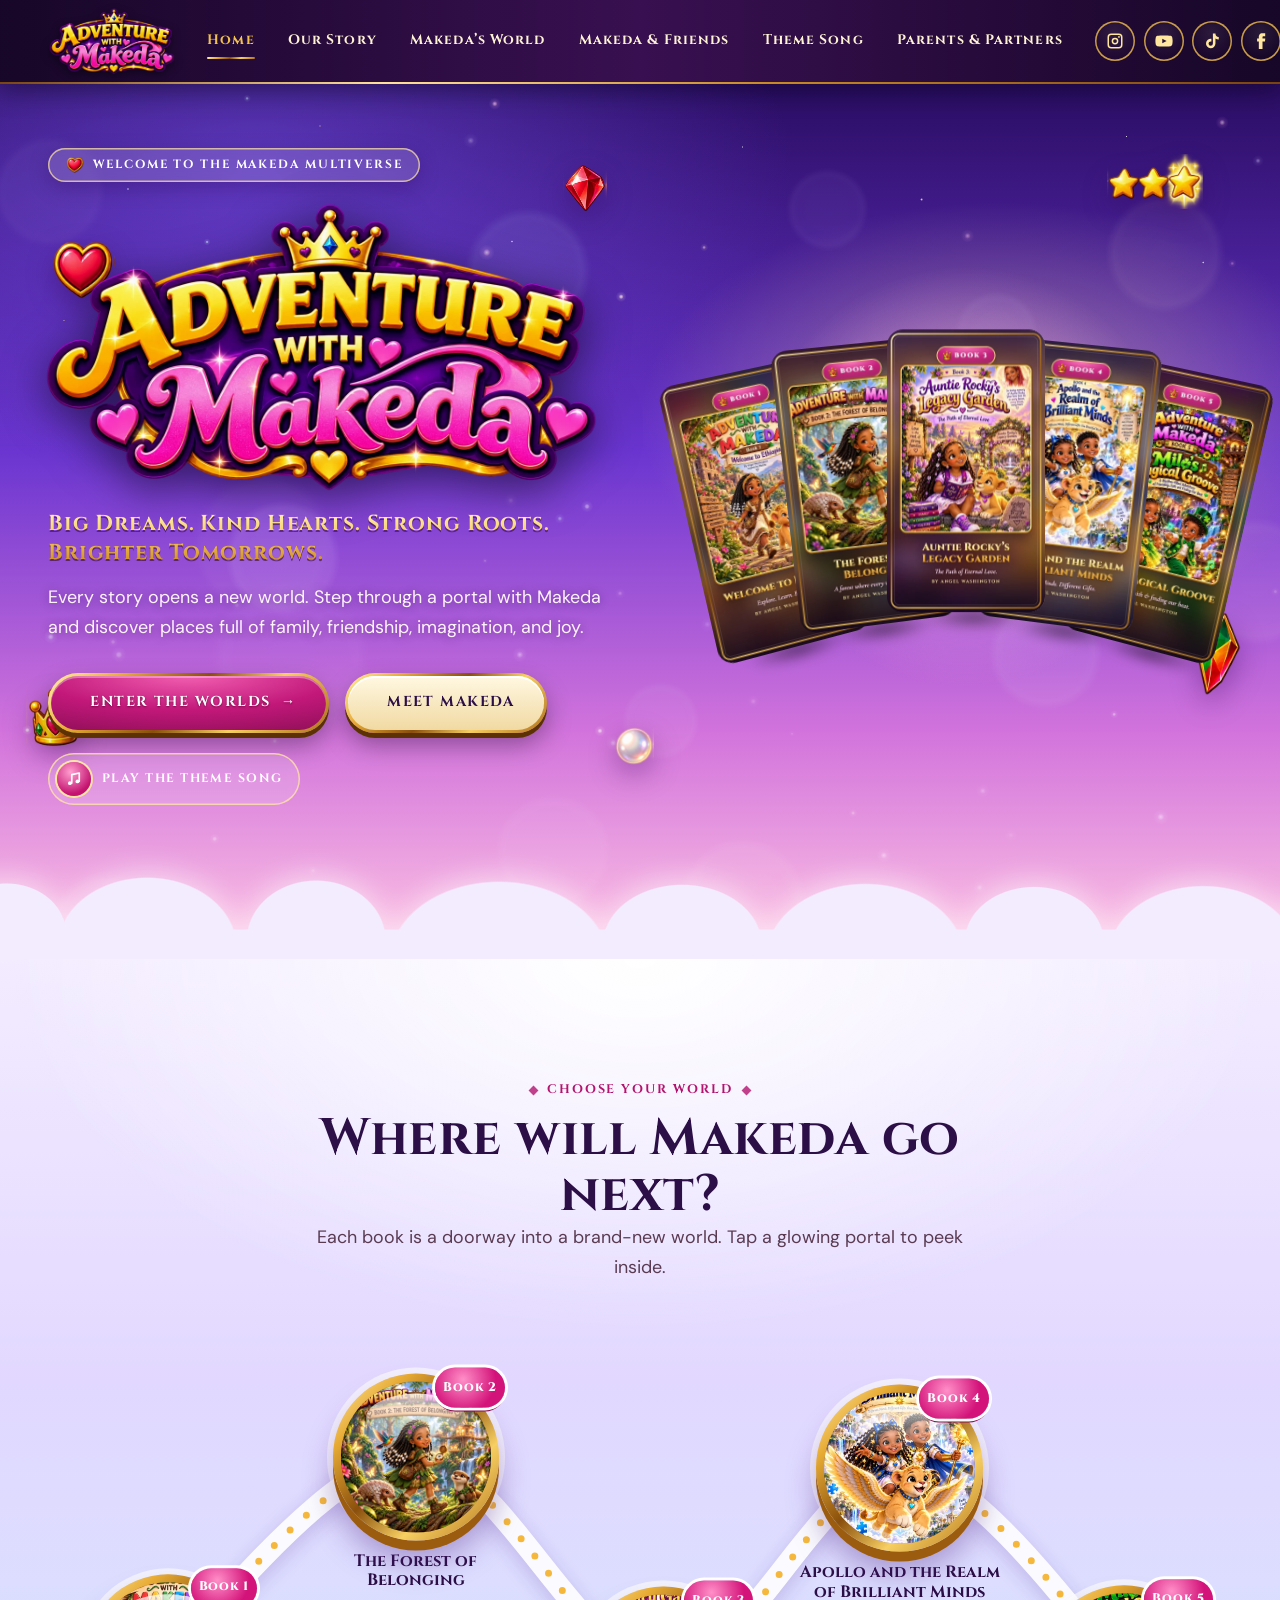
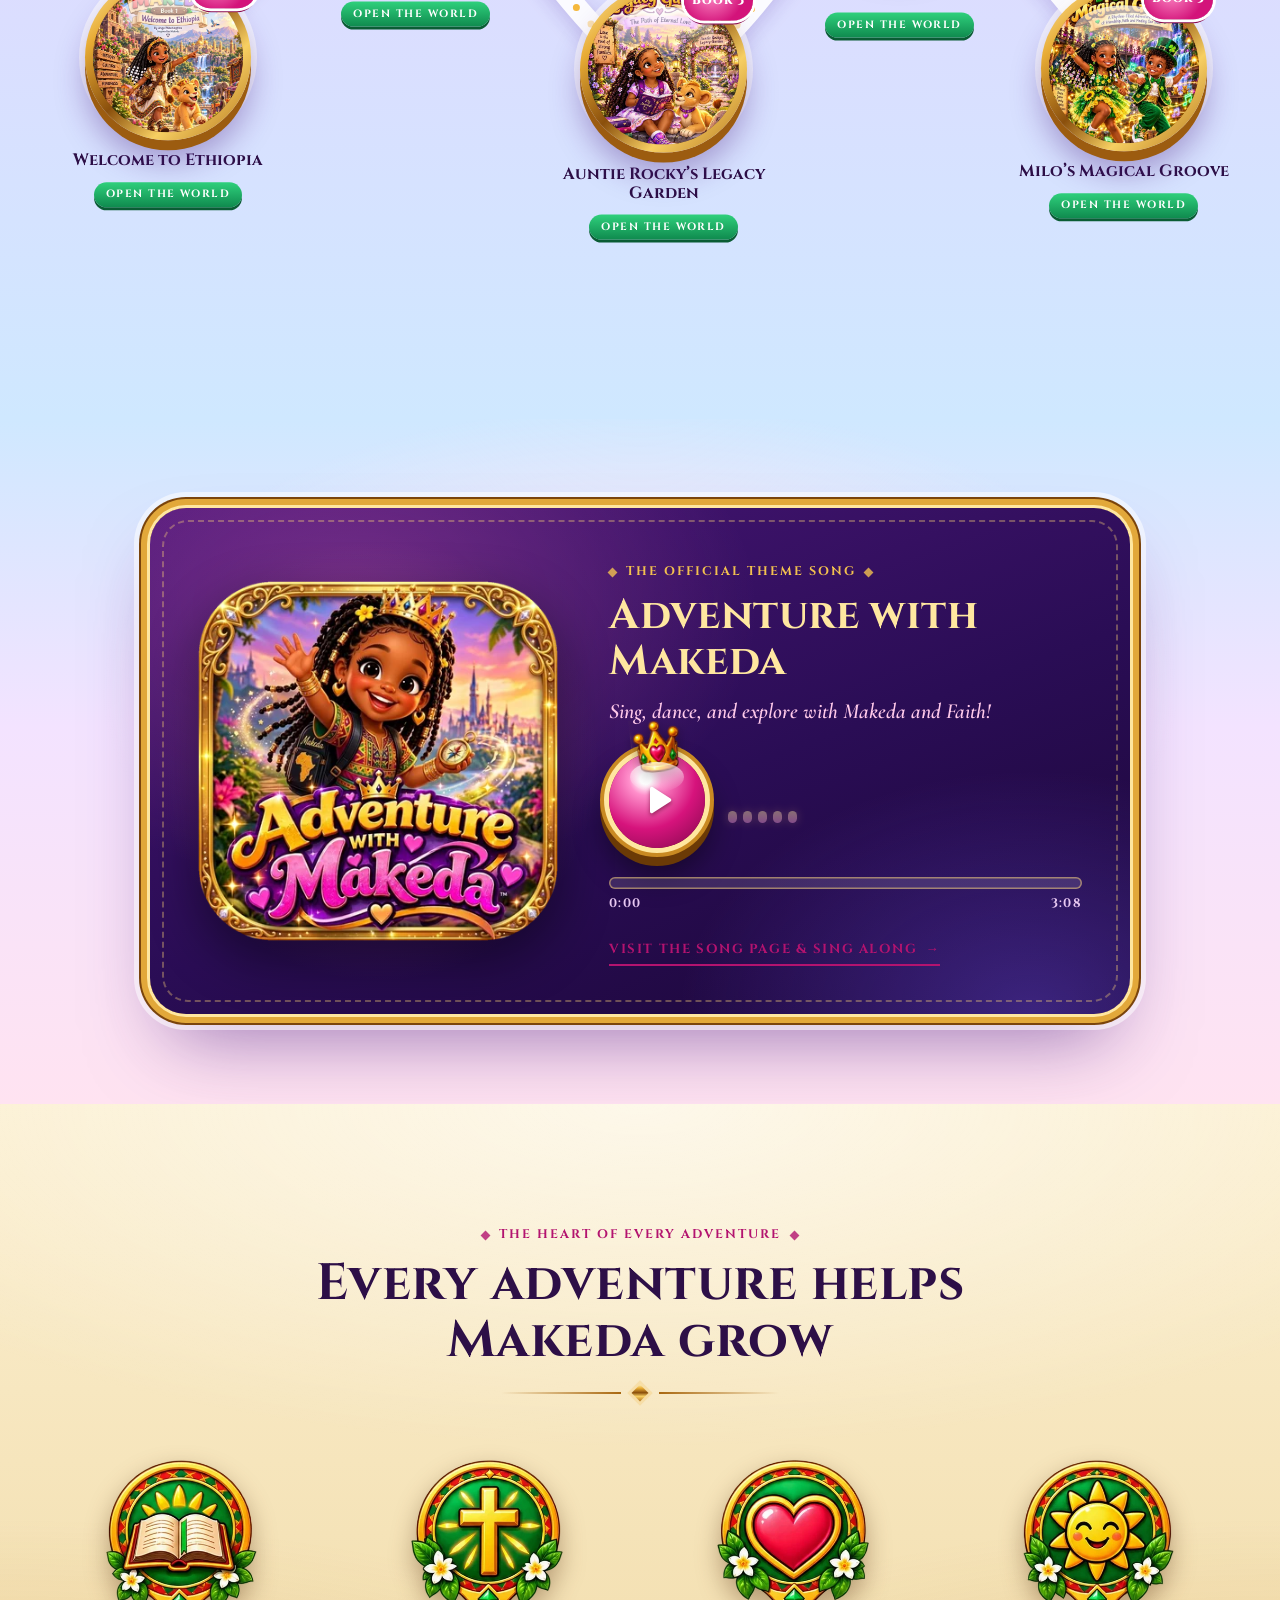
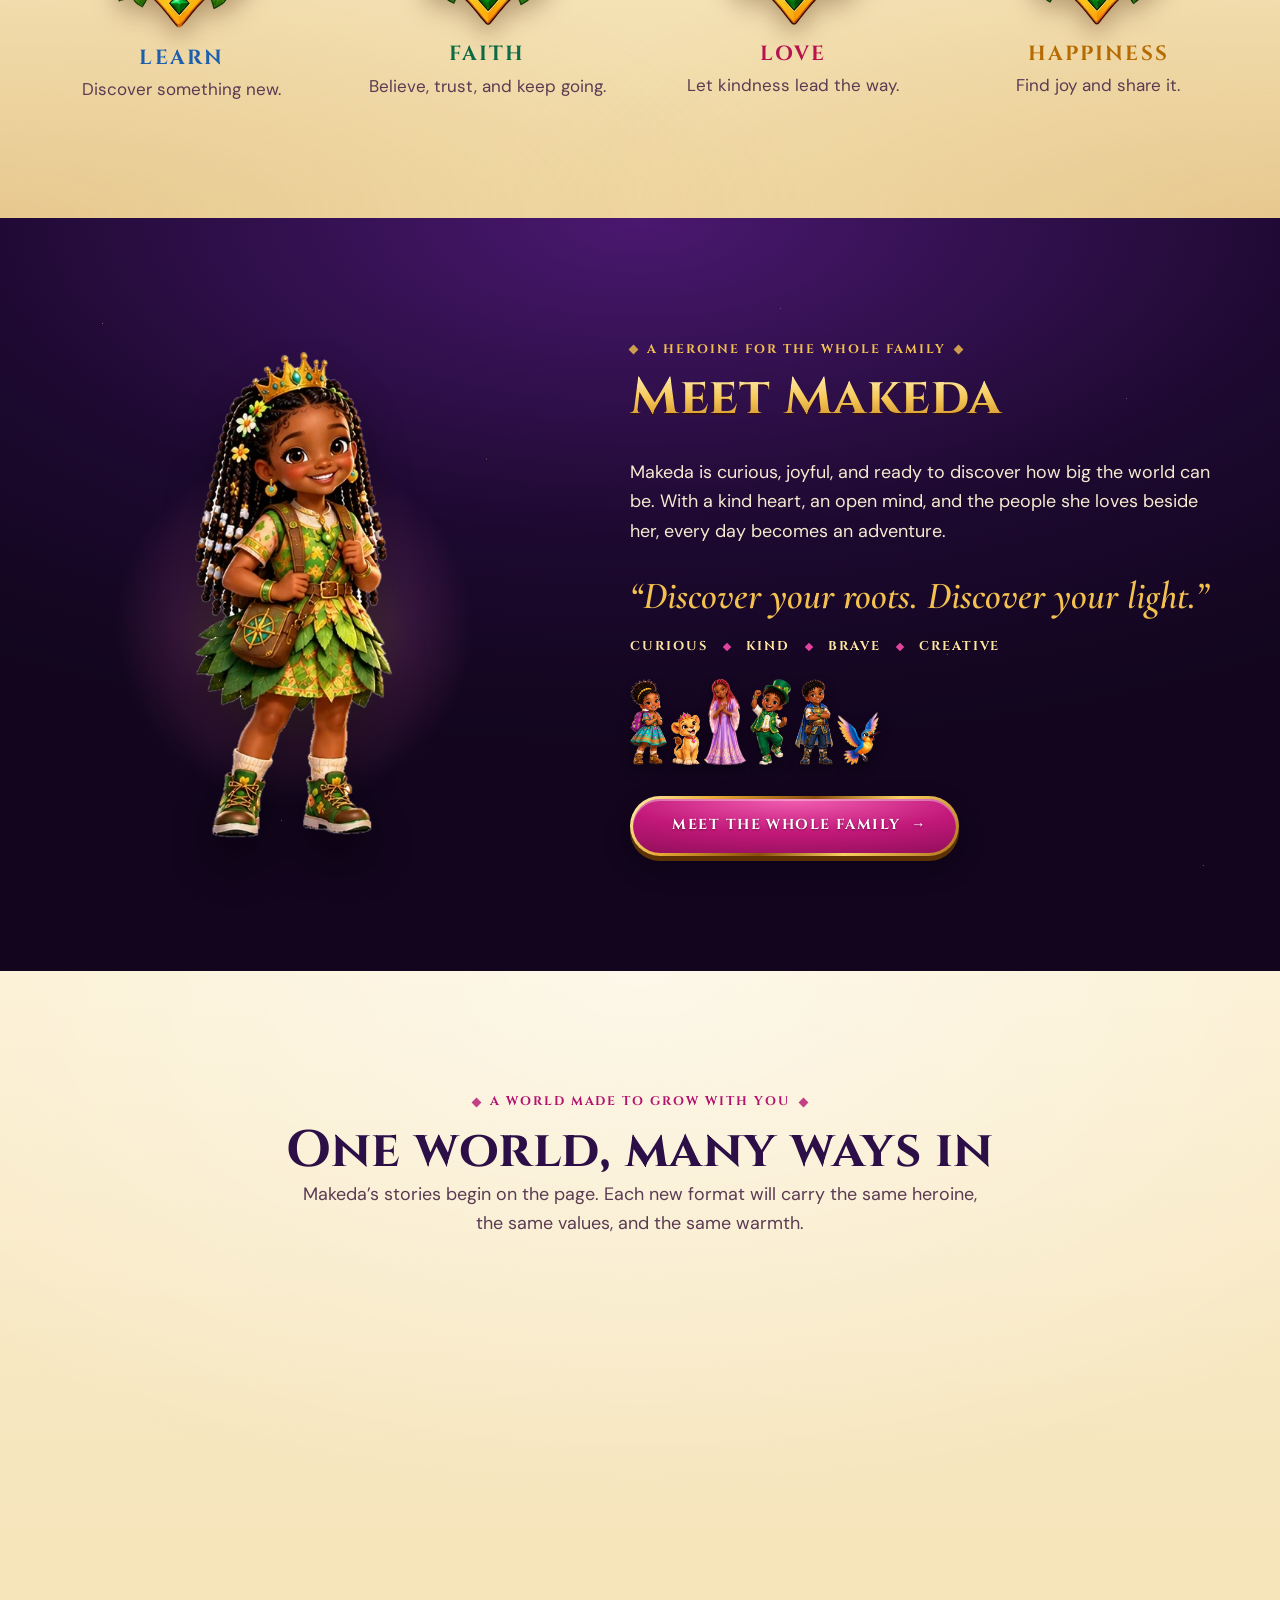
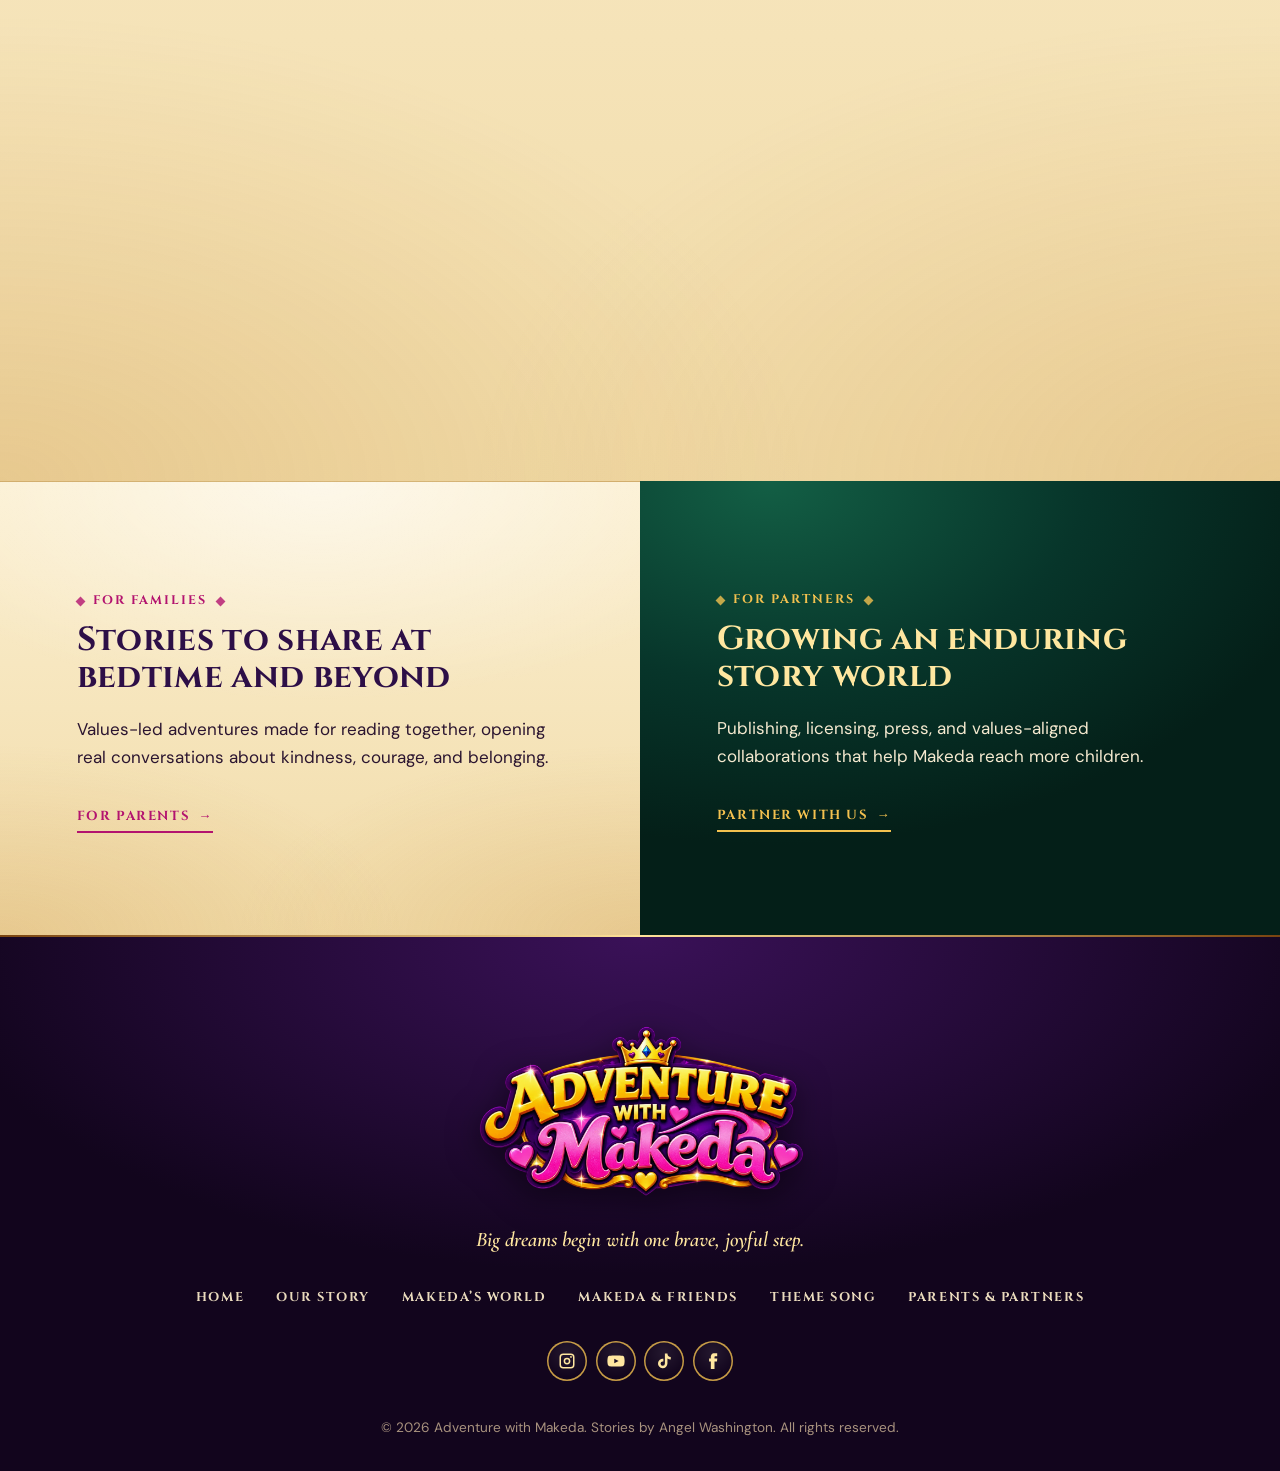
<file: index.html>
<!doctype html>
<html lang="en">
<head>
<meta charset="utf-8">
<meta name="viewport" content="width=device-width, initial-scale=1, viewport-fit=cover">
<title>Adventure with Makeda | The Makeda Multiverse</title>
<meta name="description" content="Step into the Makeda Multiverse — five storybooks by Angel Washington, a theme song, and a world of family, friendship, imagination, and joy built on Learn, Faith, Love, and Happiness.">
<meta name="robots" content="index, follow, max-image-preview:large, max-snippet:-1, max-video-preview:-1">
<link rel="canonical" href="https://adventurewithmakeda.com/">
<meta name="author" content="Angel Washington">
<meta name="theme-color" content="#2a0d63">
<meta property="og:type" content="website">
<meta property="og:site_name" content="Adventure with Makeda">
<meta property="og:locale" content="en_US">
<meta property="og:url" content="https://adventurewithmakeda.com/">
<meta property="og:title" content="Adventure with Makeda | The Makeda Multiverse">
<meta property="og:description" content="Step into the Makeda Multiverse — five storybooks by Angel Washington, a theme song, and a world of family, friendship, imagination, and joy built on Learn, Faith, Love, and Happiness.">
<meta property="og:image" content="https://adventurewithmakeda.com/assets/og-image.jpg">
<meta property="og:image:width" content="1200">
<meta property="og:image:height" content="630">
<meta property="og:image:alt" content="Adventure with Makeda logo beside the five storybook covers.">
<meta name="twitter:card" content="summary_large_image">
<meta name="twitter:title" content="Adventure with Makeda | The Makeda Multiverse">
<meta name="twitter:description" content="Step into the Makeda Multiverse — five storybooks by Angel Washington, a theme song, and a world of family, friendship, imagination, and joy built on Learn, Faith, Love, and Happiness.">
<meta name="twitter:image" content="https://adventurewithmakeda.com/assets/og-image.jpg">
<link rel="alternate" type="text/plain" href="https://adventurewithmakeda.com/llms.txt" title="LLM summary">
<link rel="sitemap" type="application/xml" href="https://adventurewithmakeda.com/sitemap.xml">
<script type="application/ld+json">{"@context":"https://schema.org","@graph":[{"@type":"Organization","@id":"https://adventurewithmakeda.com/#org","name":"Adventure with Makeda","url":"https://adventurewithmakeda.com/","logo":"https://adventurewithmakeda.com/assets/logo-1200.webp","image":"https://adventurewithmakeda.com/assets/og-image.jpg","description":"A family-centered children’s story world about Makeda, a curious, joyful, kind-hearted girl.","founder":{"@id":"https://adventurewithmakeda.com/#author"}},{"@type":"Person","@id":"https://adventurewithmakeda.com/#author","name":"Angel Washington","jobTitle":"Author"},{"@type":"WebSite","@id":"https://adventurewithmakeda.com/#website","url":"https://adventurewithmakeda.com/","name":"Adventure with Makeda","publisher":{"@id":"https://adventurewithmakeda.com/#org"},"inLanguage":"en"},{"@type":"BookSeries","@id":"https://adventurewithmakeda.com/#series","name":"Adventure with Makeda","author":{"@id":"https://adventurewithmakeda.com/#author"},"hasPart":[{"@type":"Book","name":"Welcome to Ethiopia","position":1,"author":{"@id":"https://adventurewithmakeda.com/#author"},"image":"https://adventurewithmakeda.com/assets/book1-card-v2-720.webp","description":"Book 1: Welcome to Ethiopia. Makeda points toward a golden city and waterfalls, walking beside Faith, her lion cub."},{"@type":"Book","name":"The Forest of Belonging","position":2,"author":{"@id":"https://adventurewithmakeda.com/#author"},"image":"https://adventurewithmakeda.com/assets/book2-card-v2-720.webp","description":"Book 2: The Forest of Belonging. Makeda walks a mossy branch with a compass, a hummingbird, a pangolin and an otter."},{"@type":"Book","name":"Auntie Rocky’s Legacy Garden","position":3,"author":{"@id":"https://adventurewithmakeda.com/#author"},"image":"https://adventurewithmakeda.com/assets/book3-card-v2-720.webp","description":"Book 3: Auntie Rocky’s Legacy Garden, The Path of Eternal Love. Makeda writes in her journal in a blooming garden with Faith."},{"@type":"Book","name":"Apollo and the Realm of Brilliant Minds","position":4,"author":{"@id":"https://adventurewithmakeda.com/#author"},"image":"https://adventurewithmakeda.com/assets/book4-card-v2-720.webp","description":"Book 4: Apollo and the Realm of Brilliant Minds. Makeda and her brother Apollo ride Faith, a winged lion cub, over floating islands."},{"@type":"Book","name":"Milo’s Magical Groove","position":5,"author":{"@id":"https://adventurewithmakeda.com/#author"},"image":"https://adventurewithmakeda.com/assets/book5-card-v2-720.webp","description":"Book 5: Milo’s Magical Groove. Makeda and her cousin Milo dance on a glowing treehouse stage full of music notes and forest friends."}]},{"@type":"BreadcrumbList","itemListElement":[{"@type":"ListItem","position":1,"name":"Home","item":"https://adventurewithmakeda.com/"}]}]}</script>
<link rel="icon" href="favicon.png" type="image/png" sizes="64x64">
<link rel="manifest" href="manifest.json">
<link rel="preconnect" href="https://fonts.googleapis.com">
<link rel="preconnect" href="https://fonts.gstatic.com" crossorigin>
<link rel="stylesheet" href="https://fonts.googleapis.com/css2?family=Cinzel:wght@600;700;800&amp;family=Cormorant+Garamond:ital,wght@0,500;0,600;1,600;1,700&amp;family=DM+Sans:wght@400;500;700&amp;display=swap">
<link rel="preload" as="image" href="assets/logo-1200.webp" fetchpriority="high">
<link rel="stylesheet" href="styles.css?v=2ea5c3f3">
<script>document.documentElement.classList.add('js')</script>
</head>
<body>
<a class="skip" href="#main">Skip to content</a>
<header class="site-head">
  <div class="wrap">
    <a class="brand" href="index.html" aria-label="Adventure with Makeda — home">
      <img src="assets/logo-360.webp" srcset="assets/logo-360.webp 360w, assets/logo-720.webp 720w, assets/logo-1200.webp 1200w" sizes="128px" width="128" height="66" alt="">
    </a>
    <button class="menu-toggle" type="button" aria-expanded="false" aria-controls="primary-nav">
      <span class="bars" aria-hidden="true"><i></i><i></i><i></i></span><span class="label">Menu</span>
    </button>
    <nav class="primary-nav" id="primary-nav" aria-label="Main">
      <ul><li><a href="index.html" aria-current="page">Home</a></li><li><a href="story.html">Our Story</a></li><li><a href="world.html">Makeda&rsquo;s World</a></li><li><a href="characters.html">Makeda &amp; Friends</a></li><li><a href="song.html">Theme Song</a></li><li><a href="parents.html">Parents &amp; Partners</a></li></ul>
      <ul class="social" aria-label="Follow Makeda"><li><a href="https://www.instagram.com/" target="_blank" rel="noopener" aria-label="Adventure with Makeda on Instagram"><svg viewBox="0 0 24 24" aria-hidden="true" focusable="false"><path d="M7 2h10a5 5 0 0 1 5 5v10a5 5 0 0 1-5 5H7a5 5 0 0 1-5-5V7a5 5 0 0 1 5-5zm0 2a3 3 0 0 0-3 3v10a3 3 0 0 0 3 3h10a3 3 0 0 0 3-3V7a3 3 0 0 0-3-3H7zm5 3.5a4.5 4.5 0 1 1 0 9 4.5 4.5 0 0 1 0-9zm0 2a2.5 2.5 0 1 0 0 5 2.5 2.5 0 0 0 0-5zm5.3-4.1a1.2 1.2 0 1 1 0 2.4 1.2 1.2 0 0 1 0-2.4z"/></svg></a></li><li><a href="https://www.youtube.com/" target="_blank" rel="noopener" aria-label="Adventure with Makeda on YouTube"><svg viewBox="0 0 24 24" aria-hidden="true" focusable="false"><path d="M23 7.2a3 3 0 0 0-2.1-2.1C19 4.6 12 4.6 12 4.6s-7 0-8.9.5A3 3 0 0 0 1 7.2 31 31 0 0 0 .5 12a31 31 0 0 0 .5 4.8 3 3 0 0 0 2.1 2.1c1.9.5 8.9.5 8.9.5s7 0 8.9-.5a3 3 0 0 0 2.1-2.1 31 31 0 0 0 .5-4.8 31 31 0 0 0-.5-4.8zM9.7 15.1V8.9l5.8 3.1-5.8 3.1z"/></svg></a></li><li><a href="https://www.tiktok.com/" target="_blank" rel="noopener" aria-label="Adventure with Makeda on TikTok"><svg viewBox="0 0 24 24" aria-hidden="true" focusable="false"><path d="M16.6 2h-3.4v13.4a2.9 2.9 0 1 1-2.9-2.9c.3 0 .6 0 .9.1V9.1a6.3 6.3 0 1 0 5.4 6.3V8.6a8 8 0 0 0 4.4 1.3V6.5a4.5 4.5 0 0 1-4.4-4.5z"/></svg></a></li><li><a href="https://www.facebook.com/" target="_blank" rel="noopener" aria-label="Adventure with Makeda on Facebook"><svg viewBox="0 0 24 24" aria-hidden="true" focusable="false"><path d="M14 8.5V6.6c0-.9.6-1.1 1-1.1h2.6V1.6L14 1.5c-4 0-4.9 3-4.9 4.9v2.1H6.8v4h2.3v10h4.9v-10h3.3l.4-4H14z"/></svg></a></li></ul>
    </nav>
    <ul class="social" aria-label="Follow Adventure with Makeda"><li><a href="https://www.instagram.com/" target="_blank" rel="noopener" aria-label="Adventure with Makeda on Instagram"><svg viewBox="0 0 24 24" aria-hidden="true" focusable="false"><path d="M7 2h10a5 5 0 0 1 5 5v10a5 5 0 0 1-5 5H7a5 5 0 0 1-5-5V7a5 5 0 0 1 5-5zm0 2a3 3 0 0 0-3 3v10a3 3 0 0 0 3 3h10a3 3 0 0 0 3-3V7a3 3 0 0 0-3-3H7zm5 3.5a4.5 4.5 0 1 1 0 9 4.5 4.5 0 0 1 0-9zm0 2a2.5 2.5 0 1 0 0 5 2.5 2.5 0 0 0 0-5zm5.3-4.1a1.2 1.2 0 1 1 0 2.4 1.2 1.2 0 0 1 0-2.4z"/></svg></a></li><li><a href="https://www.youtube.com/" target="_blank" rel="noopener" aria-label="Adventure with Makeda on YouTube"><svg viewBox="0 0 24 24" aria-hidden="true" focusable="false"><path d="M23 7.2a3 3 0 0 0-2.1-2.1C19 4.6 12 4.6 12 4.6s-7 0-8.9.5A3 3 0 0 0 1 7.2 31 31 0 0 0 .5 12a31 31 0 0 0 .5 4.8 3 3 0 0 0 2.1 2.1c1.9.5 8.9.5 8.9.5s7 0 8.9-.5a3 3 0 0 0 2.1-2.1 31 31 0 0 0 .5-4.8 31 31 0 0 0-.5-4.8zM9.7 15.1V8.9l5.8 3.1-5.8 3.1z"/></svg></a></li><li><a href="https://www.tiktok.com/" target="_blank" rel="noopener" aria-label="Adventure with Makeda on TikTok"><svg viewBox="0 0 24 24" aria-hidden="true" focusable="false"><path d="M16.6 2h-3.4v13.4a2.9 2.9 0 1 1-2.9-2.9c.3 0 .6 0 .9.1V9.1a6.3 6.3 0 1 0 5.4 6.3V8.6a8 8 0 0 0 4.4 1.3V6.5a4.5 4.5 0 0 1-4.4-4.5z"/></svg></a></li><li><a href="https://www.facebook.com/" target="_blank" rel="noopener" aria-label="Adventure with Makeda on Facebook"><svg viewBox="0 0 24 24" aria-hidden="true" focusable="false"><path d="M14 8.5V6.6c0-.9.6-1.1 1-1.1h2.6V1.6L14 1.5c-4 0-4.9 3-4.9 4.9v2.1H6.8v4h2.3v10h4.9v-10h3.3l.4-4H14z"/></svg></a></li></ul>
  </div>
</header>
<main id="main">

<section class="sky sky-hero" aria-labelledby="hero-title">
  <div class="stars-layer" aria-hidden="true"></div>
  <img class="floaty " src="assets/deco-heart.webp" alt="" aria-hidden="true" style="left:4%;top:18%;--s:64px;--t:5.5s"><img class="floaty hide-m" src="assets/deco-gem-red.webp" alt="" aria-hidden="true" style="left:44%;top:9%;--s:44px;--t:6.5s;--dl:-2s"><img class="floaty " src="assets/deco-stars.webp" alt="" aria-hidden="true" style="right:6%;top:8%;--s:96px;--t:7s;--dl:-1s"><img class="floaty hide-m" src="assets/deco-pearl.webp" alt="" aria-hidden="true" style="left:48%;bottom:22%;--s:40px;--t:5s;--dl:-3s"><img class="floaty hide-m" src="assets/deco-gem-green.webp" alt="" aria-hidden="true" style="right:3%;bottom:30%;--s:50px;--t:6s;--dl:-4s"><img class="floaty hide-m" src="assets/deco-crown.webp" alt="" aria-hidden="true" style="left:2%;bottom:24%;--s:58px;--t:6.8s;--dl:-2.5s">
  <div class="wrap hero-grid">
    <div class="hero-copy">
      <p class="welcome"><img src="assets/deco-heart.webp" alt="">Welcome to the Makeda Multiverse</p>
      <h1 id="hero-title" class="hero-logo">
        <img src="assets/logo-1200.webp" srcset="assets/logo-360.webp 360w, assets/logo-720.webp 720w, assets/logo-1200.webp 1200w" sizes="(max-width: 860px) 88vw, 560px" width="1200" height="622" alt="Adventure with Makeda" fetchpriority="high">
      </h1>
      <p class="hero-tagline gold-type">Big Dreams. Kind Hearts. Strong Roots. Brighter Tomorrows.</p>
      <p class="lede">Every story opens a new world. Step through a portal with Makeda and discover places full of family, friendship, imagination, and joy.</p>
      <div class="actions">
        <a class="btn btn-jewel btn-lg" href="#worlds"><span class="gloss" aria-hidden="true"></span>Enter the worlds <span class="arrow" aria-hidden="true">&rarr;</span></a>
        <a class="btn btn-parchment btn-lg" href="#family"><span class="gloss" aria-hidden="true"></span>Meet Makeda</a>
      </div>
      <a class="song-chip" href="#theme" data-play-theme><span class="song-chip-note" aria-hidden="true"><svg viewBox="0 0 24 24"><path d="M9 17.5V6.2l10-2.2v11.3"/><circle cx="6.5" cy="17.5" r="2.5"/><circle cx="16.5" cy="15.3" r="2.5"/></svg></span>Play the theme song</a>
    </div>
    <div class="shelf shelf5" aria-label="Adventure with Makeda books 1 to 5">
      <div class="shelf-glow" aria-hidden="true"></div>
      <figure class="book f1 b1" style="aspect-ratio:9 / 16"><div class="cover"><img src="assets/book1-card-v2-720.webp" srcset="assets/book1-card-v2-360.webp 360w, assets/book1-card-v2-720.webp 720w" sizes="(max-width: 860px) 100px, 190px" width="720" height="1280" fetchpriority="high" alt="Book 1: Welcome to Ethiopia. Makeda points toward a golden city and waterfalls, walking beside Faith, her lion cub."></div></figure><figure class="book f2 b2" style="aspect-ratio:9 / 16"><div class="cover"><img src="assets/book2-card-v2-720.webp" srcset="assets/book2-card-v2-360.webp 360w, assets/book2-card-v2-720.webp 720w" sizes="(max-width: 860px) 100px, 190px" width="720" height="1280" fetchpriority="high" alt="Book 2: The Forest of Belonging. Makeda walks a mossy branch with a compass, a hummingbird, a pangolin and an otter."></div></figure><figure class="book f3 b3" style="aspect-ratio:9 / 16"><div class="cover"><img src="assets/book3-card-v2-720.webp" srcset="assets/book3-card-v2-360.webp 360w, assets/book3-card-v2-720.webp 720w" sizes="(max-width: 860px) 100px, 190px" width="720" height="1280" fetchpriority="high" alt="Book 3: Auntie Rocky&rsquo;s Legacy Garden, The Path of Eternal Love. Makeda writes in her journal in a blooming garden with Faith."></div></figure><figure class="book f4 b4" style="aspect-ratio:9 / 16"><div class="cover"><img src="assets/book4-card-v2-720.webp" srcset="assets/book4-card-v2-360.webp 360w, assets/book4-card-v2-720.webp 720w" sizes="(max-width: 860px) 100px, 190px" width="720" height="1280" fetchpriority="high" alt="Book 4: Apollo and the Realm of Brilliant Minds. Makeda and her brother Apollo ride Faith, a winged lion cub, over floating islands."></div></figure><figure class="book f5 b5" style="aspect-ratio:9 / 16"><div class="cover"><img src="assets/book5-card-v2-720.webp" srcset="assets/book5-card-v2-360.webp 360w, assets/book5-card-v2-720.webp 720w" sizes="(max-width: 860px) 100px, 190px" width="720" height="1280" fetchpriority="high" alt="Book 5: Milo&rsquo;s Magical Groove. Makeda and her cousin Milo dance on a glowing treehouse stage full of music notes and forest friends."></div></figure>
    </div>
  </div>
  <div class="clouds to-lavender" aria-hidden="true"></div>
</section>

<section class="section map-section" id="worlds" aria-labelledby="worlds-title">
  <div class="wrap">
    <header class="section-head reveal">
      <p class="eyebrow">Choose your world</p>
      <h2 id="worlds-title" class="display-l">Where will Makeda go next?</h2>
      <p class="lede">Each book is a doorway into a brand-new world. Tap a glowing portal to peek inside.</p>
    </header>
    <div class="map" data-map>
  <svg class="trail" aria-hidden="true"><path class="base"/><path class="dots"/></svg>
  <ol class="nodes" style="list-style:none;margin:0;padding:0" aria-label="Worlds of the Makeda Multiverse"><li class="node" style="--x:10%;--y:62%;--mx:30%;--my:8%;--dl:-0.0s"><button class="portal" type="button" data-world="ethiopia" aria-label="Book 1: Welcome to Ethiopia. Open this world."><span class="badge-num" aria-hidden="true">Book 1</span><img src="assets/book1-cover-480.webp" alt="" style="--op:48% 50%" loading="lazy" decoding="async"></button><span class="node-title">Welcome to Ethiopia</span><span class="node-tag">Open the world</span></li><li class="node" style="--x:31%;--y:28%;--mx:70%;--my:27%;--dl:-0.9s"><button class="portal" type="button" data-world="forest" aria-label="Book 2: The Forest of Belonging. Open this world."><span class="badge-num" aria-hidden="true">Book 2</span><img src="assets/book2-cover-v2-640.webp" alt="" style="--op:50% 55%" loading="lazy" decoding="async"></button><span class="node-title">The Forest of Belonging</span><span class="node-tag">Open the world</span></li><li class="node" style="--x:52%;--y:66%;--mx:32%;--my:47%;--dl:-1.8s"><button class="portal" type="button" data-world="garden" aria-label="Book 3: Auntie Rocky&rsquo;s Legacy Garden. Open this world."><span class="badge-num" aria-hidden="true">Book 3</span><img src="assets/book3-cover-480.webp" alt="" style="--op:42% 55%" loading="lazy" decoding="async"></button><span class="node-title">Auntie Rocky&rsquo;s Legacy Garden</span><span class="node-tag">Open the world</span></li><li class="node" style="--x:72%;--y:30%;--mx:68%;--my:67%;--dl:-2.7s"><button class="portal" type="button" data-world="realm" aria-label="Book 4: Apollo and the Realm of Brilliant Minds. Open this world."><span class="badge-num" aria-hidden="true">Book 4</span><img src="assets/book4-cover-480.webp" alt="" style="--op:50% 52%" loading="lazy" decoding="async"></button><span class="node-title">Apollo and the Realm of Brilliant Minds</span><span class="node-tag">Open the world</span></li><li class="node" style="--x:91%;--y:64%;--mx:34%;--my:88%;--dl:-3.6s"><button class="portal" type="button" data-world="milo" aria-label="Book 5: Milo&rsquo;s Magical Groove. Open this world."><span class="badge-num" aria-hidden="true">Book 5</span><img src="assets/book5-cover-480.webp" alt="" style="--op:50% 60%" loading="lazy" decoding="async"></button><span class="node-title">Milo&rsquo;s Magical Groove</span><span class="node-tag">Open the world</span></li></ol>
</div>
  </div>
</section>

<section class="section theme-section" id="theme" aria-labelledby="theme-title">
  <div class="wrap">
    <div class="royal-player reveal" data-player>
      <div class="rp-art">
        <span class="rp-halo" aria-hidden="true"></span>
        <img src="assets/theme-cover-800.webp" srcset="assets/theme-cover-400.webp 400w, assets/theme-cover-800.webp 800w" sizes="(max-width: 860px) 72vw, 360px" width="800" height="800" alt="Theme song artwork: Makeda waving in her crown, holding a compass, above the Adventure with Makeda logo." loading="lazy" decoding="async">
      </div>
      <div class="rp-body">
        <p class="eyebrow">The official theme song</p>
        <h2 id="theme-title" class="display-m">Adventure with Makeda</h2>
        <p class="rp-sub">Sing, dance, and explore with Makeda and Faith!</p>
        <div class="rp-controls">
          <button class="rp-play" type="button" data-play aria-label="Play the theme song">
            <img class="rp-crown" src="assets/deco-crown.webp" alt="" aria-hidden="true">
            <svg class="i-play" viewBox="0 0 24 24" aria-hidden="true"><path d="M8 5.5v13a1 1 0 0 0 1.5.86l10.2-6.5a1 1 0 0 0 0-1.72L9.5 4.64A1 1 0 0 0 8 5.5z"/></svg>
            <svg class="i-pause" viewBox="0 0 24 24" aria-hidden="true"><rect x="6" y="5" width="4.2" height="14" rx="1.4"/><rect x="13.8" y="5" width="4.2" height="14" rx="1.4"/></svg>
          </button>
          <div class="rp-eq" aria-hidden="true"><i></i><i></i><i></i><i></i><i></i></div>
        </div>
        <div class="rp-progress" aria-hidden="true"><span class="rp-bar"></span></div>
        <p class="rp-time"><span data-cur>0:00</span><span>3:08</span></p>
        <div class="rp-more"><a class="text-link" href="song.html">Visit the song page &amp; sing along <span class="arrow" aria-hidden="true">&rarr;</span></a></div>
      </div>
      <audio preload="none" src="assets/audio/makeda-theme-v1.mp3"></audio>
    </div>
  </div>
</section>

<section class="section parchment" aria-labelledby="values-title">
  <div class="wrap">
    <header class="section-head reveal">
      <p class="eyebrow">The heart of every adventure</p>
      <h2 id="values-title" class="display-l">Every adventure helps Makeda grow</h2>
      <div class="flourish" aria-hidden="true"><span></span></div>
    </header>
    
<ul class="values-list" data-stagger>
  <li class="value learn reveal"><div class="medal"><img src="assets/value-learn.webp" width="293" height="324" alt="" loading="lazy" decoding="async"></div><h3>Learn</h3><p>Discover something new.</p></li>
  <li class="value faith reveal"><div class="medal"><img src="assets/value-faith.webp" width="297" height="322" alt="" loading="lazy" decoding="async"></div><h3>Faith</h3><p>Believe, trust, and keep going.</p></li>
  <li class="value love reveal"><div class="medal"><img src="assets/value-love.webp" width="293" height="317" alt="" loading="lazy" decoding="async"></div><h3>Love</h3><p>Let kindness lead the way.</p></li>
  <li class="value happiness reveal"><div class="medal"><img src="assets/value-happiness.webp" width="290" height="314" alt="" loading="lazy" decoding="async"></div><h3>Happiness</h3><p>Find joy and share it.</p></li>
</ul>
  </div>
</section>

<section class="section plum starfield on-dark" id="family" aria-labelledby="family-title">
  <div class="wrap feature">
    <div class="spotlight reveal">
      <span class="cast-glow" aria-hidden="true"></span>
      <img src="assets/cast/makeda.webp" width="272" height="665" alt="Makeda in her leaf skirt, adventure boots, and golden crown, smiling with her satchel." loading="lazy" decoding="async">
    </div>
    <div class="reveal">
      <p class="eyebrow">A heroine for the whole family</p>
      <h2 id="family-title" class="display-l gold-type">Meet Makeda</h2>
      <p class="lede">Makeda is curious, joyful, and ready to discover how big the world can be. With a kind heart, an open mind, and the people she loves beside her, every day becomes an adventure.</p>
      <p class="story-quote">&ldquo;Discover your roots. Discover your light.&rdquo;</p>
      <ul class="traits" aria-label="Makeda is"><li>Curious</li><li>Kind</li><li>Brave</li><li>Creative</li></ul>
      <div class="meet-strip" aria-hidden="true"><img src="assets/cast/sahara.webp" alt="" loading="lazy" decoding="async"><img src="assets/cast/faith.webp" alt="" loading="lazy" decoding="async"><img src="assets/cast/rocky.webp" alt="" loading="lazy" decoding="async"><img src="assets/cast/milo.webp" alt="" loading="lazy" decoding="async"><img src="assets/cast/apollo.webp" alt="" loading="lazy" decoding="async"><img src="assets/cast/kito.webp" alt="" loading="lazy" decoding="async"></div>
      <div class="actions"><a class="btn btn-jewel btn-lg" href="characters.html"><span class="gloss" aria-hidden="true"></span>Meet the whole family <span class="arrow" aria-hidden="true">&rarr;</span></a></div>
    </div>
  </div>
</section>

<section class="section parchment" aria-labelledby="ways-title">
  <div class="wrap">
    <header class="section-head reveal">
      <p class="eyebrow">A world made to grow with you</p>
      <h2 id="ways-title" class="display-l">One world, many ways in</h2>
      <p class="lede">Makeda&rsquo;s stories begin on the page. Each new format will carry the same heroine, the same values, and the same warmth.</p>
    </header>
    <div class="toc reveal">
      <h3>Contents</h3>
      <ol>
        <li><span class="t">Read</span><span class="leader" aria-hidden="true"></span><span class="status now">5 books</span><p class="d">Illustrated storybooks by Angel Washington.</p></li>
        <li><span class="t">Watch</span><span class="leader" aria-hidden="true"></span><span class="status">In development</span><p class="d">Animated stories that bring Makeda&rsquo;s adventures to life for the whole family.</p></li>
        <li><span class="t">Listen</span><span class="leader" aria-hidden="true"></span><span class="status">In development</span><p class="d">Songs and read-alongs for every kind of listener.</p></li>
        <li><span class="t">Learn</span><span class="leader" aria-hidden="true"></span><span class="status">In development</span><p class="d">Activities for families and classrooms that grow from each story.</p></li>
        <li><span class="t">Play</span><span class="leader" aria-hidden="true"></span><span class="status">In development</span><p class="d">Gentle, story-first adventures to explore with Makeda &mdash; no ads, no pressure.</p></li>
      </ol>
    </div>
  </div>
</section>

<section class="doors" aria-label="For families and partners">
  <div class="door family parchment reveal" style="border-top:1px solid rgba(160,110,30,.3)">
    <p class="eyebrow">For families</p>
    <h2 class="display-m">Stories to share at bedtime and beyond</h2>
    <p>Values-led adventures made for reading together, opening real conversations about kindness, courage, and belonging.</p>
    <div class="actions"><a class="text-link" href="parents.html#families">For parents <span class="arrow" aria-hidden="true">&rarr;</span></a></div>
  </div>
  <div class="door partners emerald on-dark reveal">
    <p class="eyebrow">For partners</p>
    <h2 class="display-m">Growing an enduring story world</h2>
    <p>Publishing, licensing, press, and values-aligned collaborations that help Makeda reach more children.</p>
    <div class="actions"><a class="text-link" href="parents.html#partners">Partner with us <span class="arrow" aria-hidden="true">&rarr;</span></a></div>
  </div>
</section>
<dialog class="world-card" id="world-ethiopia" aria-labelledby="wd-ethiopia">
  <button class="world-close" type="button" data-close aria-label="Close">&times;</button>
  <div class="world-inner"><figure class="book b1" style="aspect-ratio:9 / 16"><div class="cover"><img src="assets/book1-card-v2-720.webp" srcset="assets/book1-card-v2-360.webp 360w, assets/book1-card-v2-720.webp 720w" sizes="(max-width: 860px) 56vw, 260px" width="720" height="1280" loading="lazy" decoding="async" alt="Book 1: Welcome to Ethiopia. Makeda points toward a golden city and waterfalls, walking beside Faith, her lion cub."></div></figure><div><p class="eyebrow">Book 1 &middot; by Angel Washington</p>
      <h2 id="wd-ethiopia">Welcome to Ethiopia</h2>
      <p class="tagline">Explore. Learn. Be Kind. Make a Brighter World.</p>
      <p>Makeda and Faith set out on their very first adventure, full of history, culture, kindness, and wonder.</p>
      <div class="actions"><a class="btn btn-jewel btn-lg" href="parents.html#partners"><span class="gloss" aria-hidden="true"></span>Ask about this book <span class="arrow" aria-hidden="true">&rarr;</span></a></div></div></div>
</dialog>
<dialog class="world-card" id="world-forest" aria-labelledby="wd-forest">
  <button class="world-close" type="button" data-close aria-label="Close">&times;</button>
  <div class="world-inner"><figure class="book b2" style="aspect-ratio:9 / 16"><div class="cover"><img src="assets/book2-card-v2-720.webp" srcset="assets/book2-card-v2-360.webp 360w, assets/book2-card-v2-720.webp 720w" sizes="(max-width: 860px) 56vw, 260px" width="720" height="1280" loading="lazy" decoding="async" alt="Book 2: The Forest of Belonging. Makeda walks a mossy branch with a compass, a hummingbird, a pangolin and an otter."></div></figure><div><p class="eyebrow">Book 2 &middot; by Angel Washington</p>
      <h2 id="wd-forest">The Forest of Belonging</h2>
      <p class="tagline">A forest where every voice belongs.</p>
      <p>A glowing compass leads Makeda into an enchanted forest full of new friends.</p>
      <div class="actions"><a class="btn btn-jewel btn-lg" href="parents.html#partners"><span class="gloss" aria-hidden="true"></span>Ask about this book <span class="arrow" aria-hidden="true">&rarr;</span></a></div></div></div>
</dialog>
<dialog class="world-card" id="world-garden" aria-labelledby="wd-garden">
  <button class="world-close" type="button" data-close aria-label="Close">&times;</button>
  <div class="world-inner"><figure class="book b3" style="aspect-ratio:9 / 16"><div class="cover"><img src="assets/book3-card-v2-720.webp" srcset="assets/book3-card-v2-360.webp 360w, assets/book3-card-v2-720.webp 720w" sizes="(max-width: 860px) 56vw, 260px" width="720" height="1280" loading="lazy" decoding="async" alt="Book 3: Auntie Rocky&rsquo;s Legacy Garden, The Path of Eternal Love. Makeda writes in her journal in a blooming garden with Faith."></div></figure><div><p class="eyebrow">Book 3 &middot; by Angel Washington</p>
      <h2 id="wd-garden">Auntie Rocky&rsquo;s Legacy Garden</h2>
      <p class="tagline">The Path of Eternal Love.</p>
      <p>In a garden in full bloom, Makeda discovers how love lives on in every lesson, every dream, and every heart.</p>
      <div class="actions"><a class="btn btn-jewel btn-lg" href="parents.html#partners"><span class="gloss" aria-hidden="true"></span>Ask about this book <span class="arrow" aria-hidden="true">&rarr;</span></a></div></div></div>
</dialog>
<dialog class="world-card" id="world-realm" aria-labelledby="wd-realm">
  <button class="world-close" type="button" data-close aria-label="Close">&times;</button>
  <div class="world-inner"><figure class="book b4" style="aspect-ratio:9 / 16"><div class="cover"><img src="assets/book4-card-v2-720.webp" srcset="assets/book4-card-v2-360.webp 360w, assets/book4-card-v2-720.webp 720w" sizes="(max-width: 860px) 56vw, 260px" width="720" height="1280" loading="lazy" decoding="async" alt="Book 4: Apollo and the Realm of Brilliant Minds. Makeda and her brother Apollo ride Faith, a winged lion cub, over floating islands."></div></figure><div><p class="eyebrow">Book 4 &middot; by Angel Washington</p>
      <h2 id="wd-realm">Apollo and the Realm of Brilliant Minds</h2>
      <p class="tagline">Different Minds. Different Gifts. One Beautiful World.</p>
      <p>Makeda, her brother Apollo, and Faith soar into a sky of floating islands where every kind of mind shines.</p>
      <div class="actions"><a class="btn btn-jewel btn-lg" href="parents.html#partners"><span class="gloss" aria-hidden="true"></span>Ask about this book <span class="arrow" aria-hidden="true">&rarr;</span></a></div></div></div>
</dialog>
<dialog class="world-card" id="world-milo" aria-labelledby="wd-milo">
  <button class="world-close" type="button" data-close aria-label="Close">&times;</button>
  <div class="world-inner"><figure class="book b5" style="aspect-ratio:9 / 16"><div class="cover"><img src="assets/book5-card-v2-720.webp" srcset="assets/book5-card-v2-360.webp 360w, assets/book5-card-v2-720.webp 720w" sizes="(max-width: 860px) 56vw, 260px" width="720" height="1280" loading="lazy" decoding="async" alt="Book 5: Milo&rsquo;s Magical Groove. Makeda and her cousin Milo dance on a glowing treehouse stage full of music notes and forest friends."></div></figure><div><p class="eyebrow">Book 5 &middot; by Angel Washington</p>
      <h2 id="wd-milo">Milo&rsquo;s Magical Groove</h2>
      <p class="tagline">A rhythm-filled adventure of friendship, faith, and finding our beat.</p>
      <p>Makeda and her cousin Milo light up a treehouse stage, where every beat, dance, and friend helps the whole forest find its groove.</p>
      <div class="actions"><a class="btn btn-jewel btn-lg" href="parents.html#partners"><span class="gloss" aria-hidden="true"></span>Ask about this book <span class="arrow" aria-hidden="true">&rarr;</span></a></div></div></div>
</dialog>
</main>
<footer class="site-foot">
  <div class="wrap">
    <a class="foot-logo" href="index.html" aria-label="Adventure with Makeda — home">
      <img src="assets/logo-720.webp" srcset="assets/logo-360.webp 360w, assets/logo-720.webp 720w, assets/logo-1200.webp 1200w" sizes="330px" width="330" height="171" alt="" loading="lazy" decoding="async">
    </a>
    <p class="foot-tag">Big dreams begin with one brave, joyful step.</p>
    <nav class="foot-nav" aria-label="Footer"><ul><li><a href="index.html">Home</a></li><li><a href="story.html">Our Story</a></li><li><a href="world.html">Makeda&rsquo;s World</a></li><li><a href="characters.html">Makeda &amp; Friends</a></li><li><a href="song.html">Theme Song</a></li><li><a href="parents.html">Parents &amp; Partners</a></li></ul></nav>
    <ul class="social" aria-label="Follow Adventure with Makeda"><li><a href="https://www.instagram.com/" target="_blank" rel="noopener" aria-label="Adventure with Makeda on Instagram"><svg viewBox="0 0 24 24" aria-hidden="true" focusable="false"><path d="M7 2h10a5 5 0 0 1 5 5v10a5 5 0 0 1-5 5H7a5 5 0 0 1-5-5V7a5 5 0 0 1 5-5zm0 2a3 3 0 0 0-3 3v10a3 3 0 0 0 3 3h10a3 3 0 0 0 3-3V7a3 3 0 0 0-3-3H7zm5 3.5a4.5 4.5 0 1 1 0 9 4.5 4.5 0 0 1 0-9zm0 2a2.5 2.5 0 1 0 0 5 2.5 2.5 0 0 0 0-5zm5.3-4.1a1.2 1.2 0 1 1 0 2.4 1.2 1.2 0 0 1 0-2.4z"/></svg></a></li><li><a href="https://www.youtube.com/" target="_blank" rel="noopener" aria-label="Adventure with Makeda on YouTube"><svg viewBox="0 0 24 24" aria-hidden="true" focusable="false"><path d="M23 7.2a3 3 0 0 0-2.1-2.1C19 4.6 12 4.6 12 4.6s-7 0-8.9.5A3 3 0 0 0 1 7.2 31 31 0 0 0 .5 12a31 31 0 0 0 .5 4.8 3 3 0 0 0 2.1 2.1c1.9.5 8.9.5 8.9.5s7 0 8.9-.5a3 3 0 0 0 2.1-2.1 31 31 0 0 0 .5-4.8 31 31 0 0 0-.5-4.8zM9.7 15.1V8.9l5.8 3.1-5.8 3.1z"/></svg></a></li><li><a href="https://www.tiktok.com/" target="_blank" rel="noopener" aria-label="Adventure with Makeda on TikTok"><svg viewBox="0 0 24 24" aria-hidden="true" focusable="false"><path d="M16.6 2h-3.4v13.4a2.9 2.9 0 1 1-2.9-2.9c.3 0 .6 0 .9.1V9.1a6.3 6.3 0 1 0 5.4 6.3V8.6a8 8 0 0 0 4.4 1.3V6.5a4.5 4.5 0 0 1-4.4-4.5z"/></svg></a></li><li><a href="https://www.facebook.com/" target="_blank" rel="noopener" aria-label="Adventure with Makeda on Facebook"><svg viewBox="0 0 24 24" aria-hidden="true" focusable="false"><path d="M14 8.5V6.6c0-.9.6-1.1 1-1.1h2.6V1.6L14 1.5c-4 0-4.9 3-4.9 4.9v2.1H6.8v4h2.3v10h4.9v-10h3.3l.4-4H14z"/></svg></a></li></ul>
    <small>&copy; 2026 Adventure with Makeda. Stories by Angel Washington. All rights reserved.</small>
  </div>
</footer>
<script src="site.js?v=2ea5c3f3" defer></script>
<script src="enchant.js?v=2ea5c3f3" defer></script>
</body>
</html>
</file>
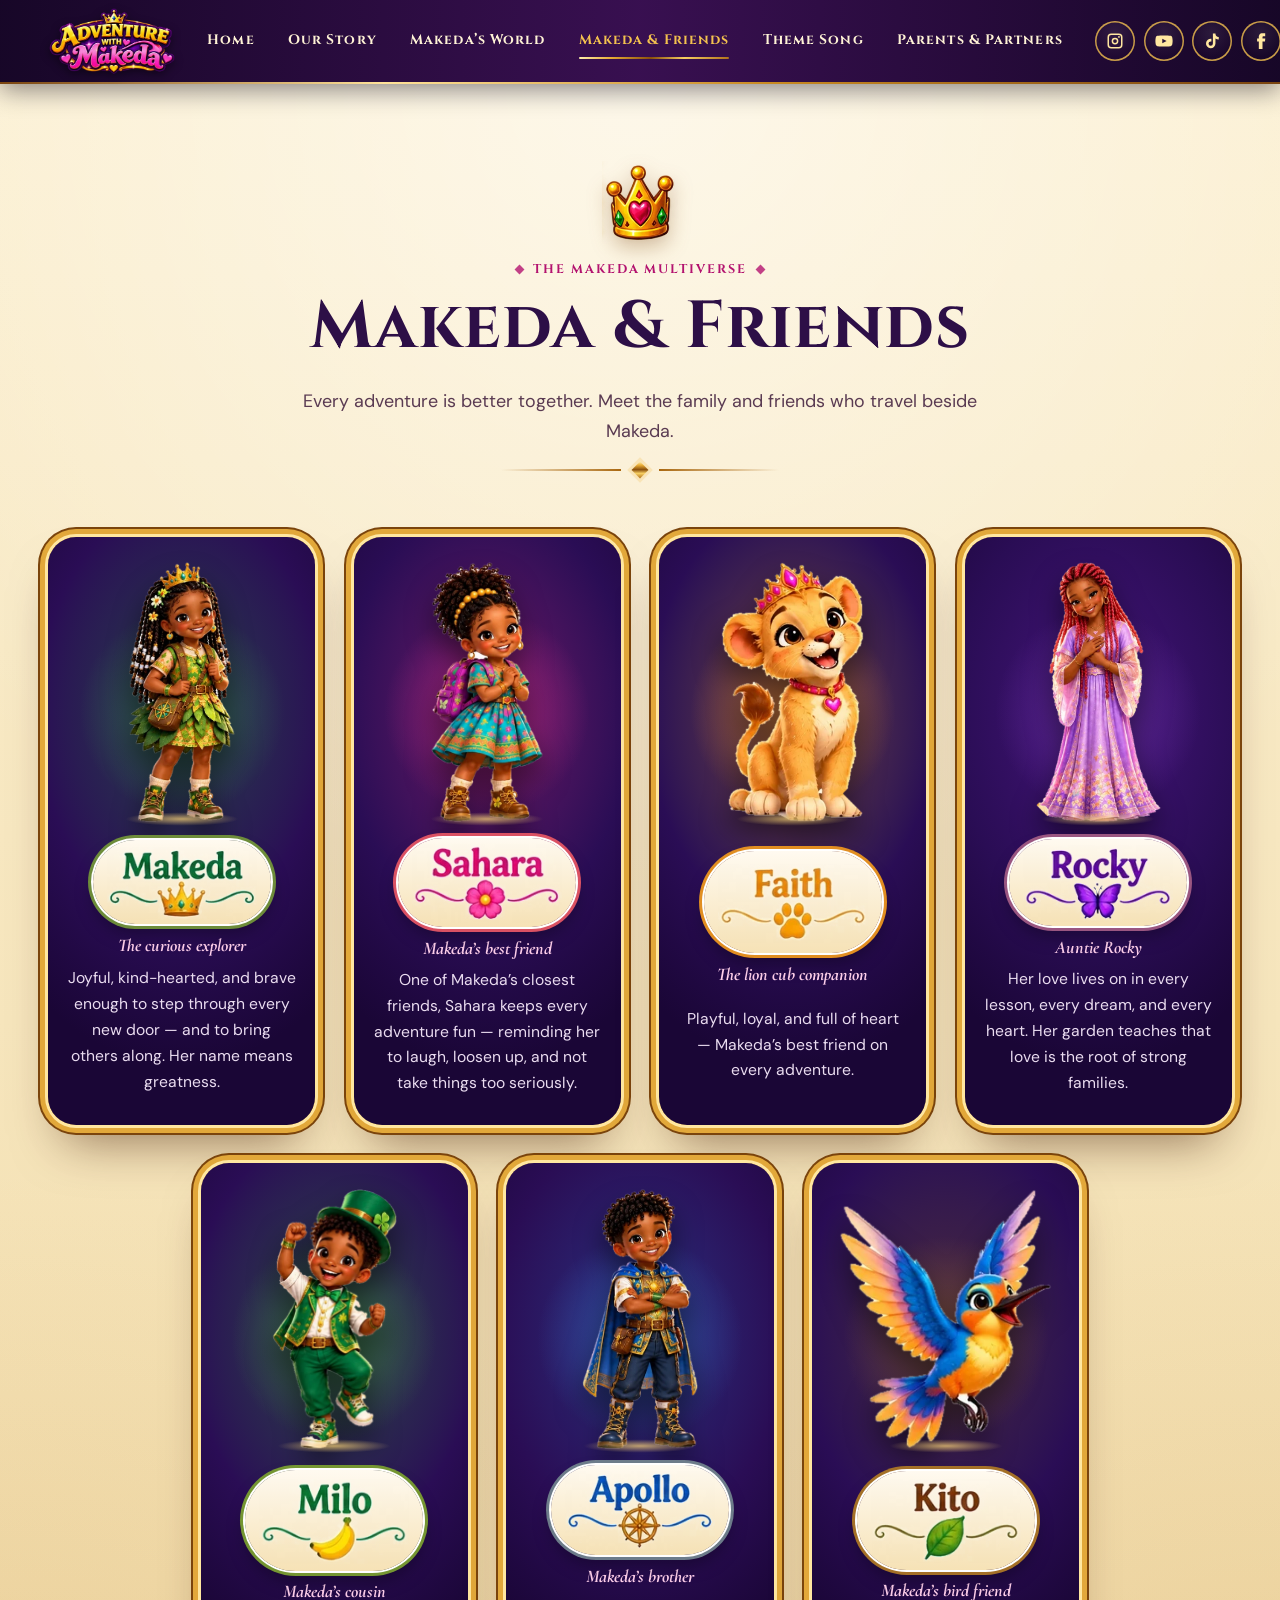
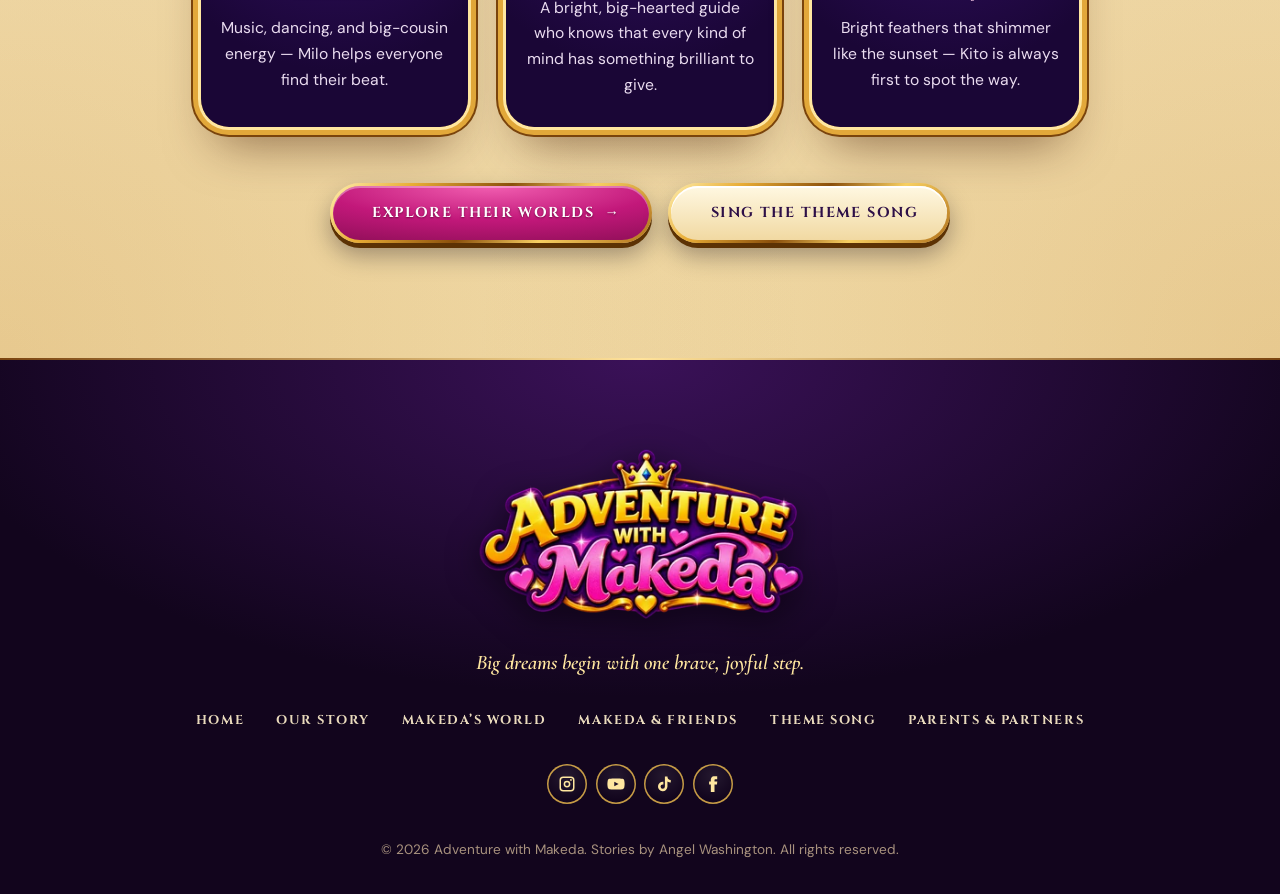
<file: characters.html>
<!doctype html>
<html lang="en">
<head>
<meta charset="utf-8">
<meta name="viewport" content="width=device-width, initial-scale=1, viewport-fit=cover">
<title>Makeda &amp; Friends | Adventure with Makeda</title>
<meta name="description" content="Meet Makeda, Sahara, Faith, Rocky, Milo, Apollo, and Kito — the family and friends of Adventure with Makeda.">
<meta name="robots" content="index, follow, max-image-preview:large, max-snippet:-1, max-video-preview:-1">
<link rel="canonical" href="https://adventurewithmakeda.com/characters.html">
<meta name="author" content="Angel Washington">
<meta name="theme-color" content="#2a0d63">
<meta property="og:type" content="website">
<meta property="og:site_name" content="Adventure with Makeda">
<meta property="og:locale" content="en_US">
<meta property="og:url" content="https://adventurewithmakeda.com/characters.html">
<meta property="og:title" content="Makeda &amp; Friends | Adventure with Makeda">
<meta property="og:description" content="Meet Makeda, Sahara, Faith, Rocky, Milo, Apollo, and Kito — the family and friends of Adventure with Makeda.">
<meta property="og:image" content="https://adventurewithmakeda.com/assets/og-image.jpg">
<meta property="og:image:width" content="1200">
<meta property="og:image:height" content="630">
<meta property="og:image:alt" content="Adventure with Makeda logo beside the five storybook covers.">
<meta name="twitter:card" content="summary_large_image">
<meta name="twitter:title" content="Makeda &amp; Friends | Adventure with Makeda">
<meta name="twitter:description" content="Meet Makeda, Sahara, Faith, Rocky, Milo, Apollo, and Kito — the family and friends of Adventure with Makeda.">
<meta name="twitter:image" content="https://adventurewithmakeda.com/assets/og-image.jpg">
<link rel="alternate" type="text/plain" href="https://adventurewithmakeda.com/llms.txt" title="LLM summary">
<link rel="sitemap" type="application/xml" href="https://adventurewithmakeda.com/sitemap.xml">
<script type="application/ld+json">{"@context":"https://schema.org","@graph":[{"@type":"Organization","@id":"https://adventurewithmakeda.com/#org","name":"Adventure with Makeda","url":"https://adventurewithmakeda.com/","logo":"https://adventurewithmakeda.com/assets/logo-1200.webp","image":"https://adventurewithmakeda.com/assets/og-image.jpg","description":"A family-centered children’s story world about Makeda, a curious, joyful, kind-hearted girl.","founder":{"@id":"https://adventurewithmakeda.com/#author"}},{"@type":"ItemList","name":"Makeda & Friends","itemListElement":[{"@type":"ListItem","position":1,"item":{"@type":"Thing","name":"Makeda","description":"Joyful, kind-hearted, and brave enough to step through every new door — and to bring others along. Her name means greatness.","image":"https://adventurewithmakeda.com/assets/cast/makeda.webp"}},{"@type":"ListItem","position":2,"item":{"@type":"Thing","name":"Sahara","description":"One of Makeda’s closest friends, Sahara keeps every adventure fun — reminding her to laugh, loosen up, and not take things too seriously.","image":"https://adventurewithmakeda.com/assets/cast/sahara.webp"}},{"@type":"ListItem","position":3,"item":{"@type":"Thing","name":"Faith","description":"Playful, loyal, and full of heart — Makeda’s best friend on every adventure.","image":"https://adventurewithmakeda.com/assets/cast/faith.webp"}},{"@type":"ListItem","position":4,"item":{"@type":"Thing","name":"Rocky","description":"Her love lives on in every lesson, every dream, and every heart. Her garden teaches that love is the root of strong families.","image":"https://adventurewithmakeda.com/assets/cast/rocky.webp"}},{"@type":"ListItem","position":5,"item":{"@type":"Thing","name":"Milo","description":"Music, dancing, and big-cousin energy — Milo helps everyone find their beat.","image":"https://adventurewithmakeda.com/assets/cast/milo.webp"}},{"@type":"ListItem","position":6,"item":{"@type":"Thing","name":"Apollo","description":"A bright, big-hearted guide who knows that every kind of mind has something brilliant to give.","image":"https://adventurewithmakeda.com/assets/cast/apollo.webp"}},{"@type":"ListItem","position":7,"item":{"@type":"Thing","name":"Kito","description":"Bright feathers that shimmer like the sunset — Kito is always first to spot the way.","image":"https://adventurewithmakeda.com/assets/cast/kito.webp"}}]},{"@type":"BreadcrumbList","itemListElement":[{"@type":"ListItem","position":1,"name":"Home","item":"https://adventurewithmakeda.com/"},{"@type":"ListItem","position":2,"name":"Makeda & Friends","item":"https://adventurewithmakeda.com/characters.html"}]}]}</script>
<link rel="icon" href="favicon.png" type="image/png" sizes="64x64">
<link rel="manifest" href="manifest.json">
<link rel="preconnect" href="https://fonts.googleapis.com">
<link rel="preconnect" href="https://fonts.gstatic.com" crossorigin>
<link rel="stylesheet" href="https://fonts.googleapis.com/css2?family=Cinzel:wght@600;700;800&amp;family=Cormorant+Garamond:ital,wght@0,500;0,600;1,600;1,700&amp;family=DM+Sans:wght@400;500;700&amp;display=swap">

<link rel="stylesheet" href="styles.css?v=2ea5c3f3">
<script>document.documentElement.classList.add('js')</script>
</head>
<body>
<a class="skip" href="#main">Skip to content</a>
<header class="site-head">
  <div class="wrap">
    <a class="brand" href="index.html" aria-label="Adventure with Makeda — home">
      <img src="assets/logo-360.webp" srcset="assets/logo-360.webp 360w, assets/logo-720.webp 720w, assets/logo-1200.webp 1200w" sizes="128px" width="128" height="66" alt="">
    </a>
    <button class="menu-toggle" type="button" aria-expanded="false" aria-controls="primary-nav">
      <span class="bars" aria-hidden="true"><i></i><i></i><i></i></span><span class="label">Menu</span>
    </button>
    <nav class="primary-nav" id="primary-nav" aria-label="Main">
      <ul><li><a href="index.html">Home</a></li><li><a href="story.html">Our Story</a></li><li><a href="world.html">Makeda&rsquo;s World</a></li><li><a href="characters.html" aria-current="page">Makeda &amp; Friends</a></li><li><a href="song.html">Theme Song</a></li><li><a href="parents.html">Parents &amp; Partners</a></li></ul>
      <ul class="social" aria-label="Follow Makeda"><li><a href="https://www.instagram.com/" target="_blank" rel="noopener" aria-label="Adventure with Makeda on Instagram"><svg viewBox="0 0 24 24" aria-hidden="true" focusable="false"><path d="M7 2h10a5 5 0 0 1 5 5v10a5 5 0 0 1-5 5H7a5 5 0 0 1-5-5V7a5 5 0 0 1 5-5zm0 2a3 3 0 0 0-3 3v10a3 3 0 0 0 3 3h10a3 3 0 0 0 3-3V7a3 3 0 0 0-3-3H7zm5 3.5a4.5 4.5 0 1 1 0 9 4.5 4.5 0 0 1 0-9zm0 2a2.5 2.5 0 1 0 0 5 2.5 2.5 0 0 0 0-5zm5.3-4.1a1.2 1.2 0 1 1 0 2.4 1.2 1.2 0 0 1 0-2.4z"/></svg></a></li><li><a href="https://www.youtube.com/" target="_blank" rel="noopener" aria-label="Adventure with Makeda on YouTube"><svg viewBox="0 0 24 24" aria-hidden="true" focusable="false"><path d="M23 7.2a3 3 0 0 0-2.1-2.1C19 4.6 12 4.6 12 4.6s-7 0-8.9.5A3 3 0 0 0 1 7.2 31 31 0 0 0 .5 12a31 31 0 0 0 .5 4.8 3 3 0 0 0 2.1 2.1c1.9.5 8.9.5 8.9.5s7 0 8.9-.5a3 3 0 0 0 2.1-2.1 31 31 0 0 0 .5-4.8 31 31 0 0 0-.5-4.8zM9.7 15.1V8.9l5.8 3.1-5.8 3.1z"/></svg></a></li><li><a href="https://www.tiktok.com/" target="_blank" rel="noopener" aria-label="Adventure with Makeda on TikTok"><svg viewBox="0 0 24 24" aria-hidden="true" focusable="false"><path d="M16.6 2h-3.4v13.4a2.9 2.9 0 1 1-2.9-2.9c.3 0 .6 0 .9.1V9.1a6.3 6.3 0 1 0 5.4 6.3V8.6a8 8 0 0 0 4.4 1.3V6.5a4.5 4.5 0 0 1-4.4-4.5z"/></svg></a></li><li><a href="https://www.facebook.com/" target="_blank" rel="noopener" aria-label="Adventure with Makeda on Facebook"><svg viewBox="0 0 24 24" aria-hidden="true" focusable="false"><path d="M14 8.5V6.6c0-.9.6-1.1 1-1.1h2.6V1.6L14 1.5c-4 0-4.9 3-4.9 4.9v2.1H6.8v4h2.3v10h4.9v-10h3.3l.4-4H14z"/></svg></a></li></ul>
    </nav>
    <ul class="social" aria-label="Follow Adventure with Makeda"><li><a href="https://www.instagram.com/" target="_blank" rel="noopener" aria-label="Adventure with Makeda on Instagram"><svg viewBox="0 0 24 24" aria-hidden="true" focusable="false"><path d="M7 2h10a5 5 0 0 1 5 5v10a5 5 0 0 1-5 5H7a5 5 0 0 1-5-5V7a5 5 0 0 1 5-5zm0 2a3 3 0 0 0-3 3v10a3 3 0 0 0 3 3h10a3 3 0 0 0 3-3V7a3 3 0 0 0-3-3H7zm5 3.5a4.5 4.5 0 1 1 0 9 4.5 4.5 0 0 1 0-9zm0 2a2.5 2.5 0 1 0 0 5 2.5 2.5 0 0 0 0-5zm5.3-4.1a1.2 1.2 0 1 1 0 2.4 1.2 1.2 0 0 1 0-2.4z"/></svg></a></li><li><a href="https://www.youtube.com/" target="_blank" rel="noopener" aria-label="Adventure with Makeda on YouTube"><svg viewBox="0 0 24 24" aria-hidden="true" focusable="false"><path d="M23 7.2a3 3 0 0 0-2.1-2.1C19 4.6 12 4.6 12 4.6s-7 0-8.9.5A3 3 0 0 0 1 7.2 31 31 0 0 0 .5 12a31 31 0 0 0 .5 4.8 3 3 0 0 0 2.1 2.1c1.9.5 8.9.5 8.9.5s7 0 8.9-.5a3 3 0 0 0 2.1-2.1 31 31 0 0 0 .5-4.8 31 31 0 0 0-.5-4.8zM9.7 15.1V8.9l5.8 3.1-5.8 3.1z"/></svg></a></li><li><a href="https://www.tiktok.com/" target="_blank" rel="noopener" aria-label="Adventure with Makeda on TikTok"><svg viewBox="0 0 24 24" aria-hidden="true" focusable="false"><path d="M16.6 2h-3.4v13.4a2.9 2.9 0 1 1-2.9-2.9c.3 0 .6 0 .9.1V9.1a6.3 6.3 0 1 0 5.4 6.3V8.6a8 8 0 0 0 4.4 1.3V6.5a4.5 4.5 0 0 1-4.4-4.5z"/></svg></a></li><li><a href="https://www.facebook.com/" target="_blank" rel="noopener" aria-label="Adventure with Makeda on Facebook"><svg viewBox="0 0 24 24" aria-hidden="true" focusable="false"><path d="M14 8.5V6.6c0-.9.6-1.1 1-1.1h2.6V1.6L14 1.5c-4 0-4.9 3-4.9 4.9v2.1H6.8v4h2.3v10h4.9v-10h3.3l.4-4H14z"/></svg></a></li></ul>
  </div>
</header>
<main id="main">

<section class="section parchment crew-page" aria-labelledby="crew-title">
  <div class="wrap">
    <header class="section-head crew-head reveal">
      <img class="crew-crown" src="assets/deco-crown.webp" alt="" aria-hidden="true" width="141" height="154">
      <p class="eyebrow">The Makeda Multiverse</p>
      <h1 id="crew-title" class="display-xl">Makeda &amp; Friends</h1>
      <p class="lede">Every adventure is better together. Meet the family and friends who travel beside Makeda.</p>
      <div class="flourish" aria-hidden="true"><span></span></div>
    </header>
    <ul class="cast-grid" data-stagger><li class="cast-card reveal" id="makeda" style="--c:#1f7a3a">
      <div class="cast-stage"><span class="cast-glow" aria-hidden="true"></span><img src="assets/cast/makeda.webp" width="268" height="657" alt="Makeda in a leaf skirt and adventure boots, wearing her golden crown and satchel." loading="lazy" decoding="async"></div>
      <span class="nameplate"><img src="assets/cast/makeda-label.webp" alt="" width="180" height="92"></span>
      <h3 class="sr-only">Makeda</h3>
      <p class="role">The curious explorer</p><p class="bio">Joyful, kind-hearted, and brave enough to step through every new door &mdash; and to bring others along. Her name means greatness.</p>
    </li><li class="cast-card reveal" id="sahara" style="--c:#d4177f">
      <div class="cast-stage"><span class="cast-glow" aria-hidden="true"></span><img src="assets/cast/sahara.webp" width="256" height="594" alt="Sahara in a bright patterned dress and purple backpack, smiling with her hands clasped." loading="lazy" decoding="async"></div>
      <span class="nameplate"><img src="assets/cast/sahara-label.webp" alt="" width="180" height="92"></span>
      <h3 class="sr-only">Sahara</h3>
      <p class="role">Makeda&rsquo;s best friend</p><p class="bio">One of Makeda&rsquo;s closest friends, Sahara keeps every adventure fun &mdash; reminding her to laugh, loosen up, and not take things too seriously.</p>
    </li><li class="cast-card reveal" id="faith" style="--c:#e07d10">
      <div class="cast-stage"><span class="cast-glow" aria-hidden="true"></span><img src="assets/cast/faith.webp" width="211" height="383" alt="Faith, a golden lion cub wearing a pink jeweled crown and heart collar." loading="lazy" decoding="async"></div>
      <span class="nameplate"><img src="assets/cast/faith-label.webp" alt="" width="180" height="92"></span>
      <h3 class="sr-only">Faith</h3>
      <p class="role">The lion cub companion</p><p class="bio">Playful, loyal, and full of heart &mdash; Makeda&rsquo;s best friend on every adventure.</p>
    </li><li class="cast-card reveal" id="rocky" style="--c:#6a1fb0">
      <div class="cast-stage"><span class="cast-glow" aria-hidden="true"></span><img src="assets/cast/rocky.webp" width="335" height="695" alt="Auntie Rocky in a flowing lavender gown with long red braids, hands on her heart." loading="lazy" decoding="async"></div>
      <span class="nameplate"><img src="assets/cast/rocky-label.webp" alt="" width="180" height="92"></span>
      <h3 class="sr-only">Rocky</h3>
      <p class="role">Auntie Rocky</p><p class="bio">Her love lives on in every lesson, every dream, and every heart. Her garden teaches that love is the root of strong families.</p>
    </li><li class="cast-card reveal" id="milo" style="--c:#2c8a2c">
      <div class="cast-stage"><span class="cast-glow" aria-hidden="true"></span><img src="assets/cast/milo.webp" width="252" height="526" alt="Milo in a green top hat, vest, and bow tie, dancing with a big grin." loading="lazy" decoding="async"></div>
      <span class="nameplate"><img src="assets/cast/milo-label.webp" alt="" width="180" height="92"></span>
      <h3 class="sr-only">Milo</h3>
      <p class="role">Makeda&rsquo;s cousin</p><p class="bio">Music, dancing, and big-cousin energy &mdash; Milo helps everyone find their beat.</p>
    </li><li class="cast-card reveal" id="apollo" style="--c:#1f5fbf">
      <div class="cast-stage"><span class="cast-glow" aria-hidden="true"></span><img src="assets/cast/apollo.webp" width="275" height="618" alt="Apollo in a blue and gold explorer cape with arms crossed, smiling." loading="lazy" decoding="async"></div>
      <span class="nameplate"><img src="assets/cast/apollo-label.webp" alt="" width="180" height="92"></span>
      <h3 class="sr-only">Apollo</h3>
      <p class="role">Makeda&rsquo;s brother</p><p class="bio">A bright, big-hearted guide who knows that every kind of mind has something brilliant to give.</p>
    </li><li class="cast-card reveal" id="kito" style="--c:#7a4a1a">
      <div class="cast-stage"><span class="cast-glow" aria-hidden="true"></span><img src="assets/cast/kito.webp" width="238" height="291" alt="Kito, a colorful blue and orange bird, flying with wings spread." loading="lazy" decoding="async"></div>
      <span class="nameplate"><img src="assets/cast/kito-label.webp" alt="" width="180" height="92"></span>
      <h3 class="sr-only">Kito</h3>
      <p class="role">Makeda&rsquo;s bird friend</p><p class="bio">Bright feathers that shimmer like the sunset &mdash; Kito is always first to spot the way.</p>
    </li></ul>
    <div class="actions" style="justify-content:center;margin-top:3.5rem">
      <a class="btn btn-jewel btn-lg" href="world.html"><span class="gloss" aria-hidden="true"></span>Explore their worlds <span class="arrow" aria-hidden="true">&rarr;</span></a>
      <a class="btn btn-parchment btn-lg" href="song.html"><span class="gloss" aria-hidden="true"></span>Sing the theme song</a>
    </div>
  </div>
</section>
</main>
<footer class="site-foot">
  <div class="wrap">
    <a class="foot-logo" href="index.html" aria-label="Adventure with Makeda — home">
      <img src="assets/logo-720.webp" srcset="assets/logo-360.webp 360w, assets/logo-720.webp 720w, assets/logo-1200.webp 1200w" sizes="330px" width="330" height="171" alt="" loading="lazy" decoding="async">
    </a>
    <p class="foot-tag">Big dreams begin with one brave, joyful step.</p>
    <nav class="foot-nav" aria-label="Footer"><ul><li><a href="index.html">Home</a></li><li><a href="story.html">Our Story</a></li><li><a href="world.html">Makeda&rsquo;s World</a></li><li><a href="characters.html">Makeda &amp; Friends</a></li><li><a href="song.html">Theme Song</a></li><li><a href="parents.html">Parents &amp; Partners</a></li></ul></nav>
    <ul class="social" aria-label="Follow Adventure with Makeda"><li><a href="https://www.instagram.com/" target="_blank" rel="noopener" aria-label="Adventure with Makeda on Instagram"><svg viewBox="0 0 24 24" aria-hidden="true" focusable="false"><path d="M7 2h10a5 5 0 0 1 5 5v10a5 5 0 0 1-5 5H7a5 5 0 0 1-5-5V7a5 5 0 0 1 5-5zm0 2a3 3 0 0 0-3 3v10a3 3 0 0 0 3 3h10a3 3 0 0 0 3-3V7a3 3 0 0 0-3-3H7zm5 3.5a4.5 4.5 0 1 1 0 9 4.5 4.5 0 0 1 0-9zm0 2a2.5 2.5 0 1 0 0 5 2.5 2.5 0 0 0 0-5zm5.3-4.1a1.2 1.2 0 1 1 0 2.4 1.2 1.2 0 0 1 0-2.4z"/></svg></a></li><li><a href="https://www.youtube.com/" target="_blank" rel="noopener" aria-label="Adventure with Makeda on YouTube"><svg viewBox="0 0 24 24" aria-hidden="true" focusable="false"><path d="M23 7.2a3 3 0 0 0-2.1-2.1C19 4.6 12 4.6 12 4.6s-7 0-8.9.5A3 3 0 0 0 1 7.2 31 31 0 0 0 .5 12a31 31 0 0 0 .5 4.8 3 3 0 0 0 2.1 2.1c1.9.5 8.9.5 8.9.5s7 0 8.9-.5a3 3 0 0 0 2.1-2.1 31 31 0 0 0 .5-4.8 31 31 0 0 0-.5-4.8zM9.7 15.1V8.9l5.8 3.1-5.8 3.1z"/></svg></a></li><li><a href="https://www.tiktok.com/" target="_blank" rel="noopener" aria-label="Adventure with Makeda on TikTok"><svg viewBox="0 0 24 24" aria-hidden="true" focusable="false"><path d="M16.6 2h-3.4v13.4a2.9 2.9 0 1 1-2.9-2.9c.3 0 .6 0 .9.1V9.1a6.3 6.3 0 1 0 5.4 6.3V8.6a8 8 0 0 0 4.4 1.3V6.5a4.5 4.5 0 0 1-4.4-4.5z"/></svg></a></li><li><a href="https://www.facebook.com/" target="_blank" rel="noopener" aria-label="Adventure with Makeda on Facebook"><svg viewBox="0 0 24 24" aria-hidden="true" focusable="false"><path d="M14 8.5V6.6c0-.9.6-1.1 1-1.1h2.6V1.6L14 1.5c-4 0-4.9 3-4.9 4.9v2.1H6.8v4h2.3v10h4.9v-10h3.3l.4-4H14z"/></svg></a></li></ul>
    <small>&copy; 2026 Adventure with Makeda. Stories by Angel Washington. All rights reserved.</small>
  </div>
</footer>
<script src="site.js?v=2ea5c3f3" defer></script>
<script src="enchant.js?v=2ea5c3f3" defer></script>
</body>
</html>
</file>
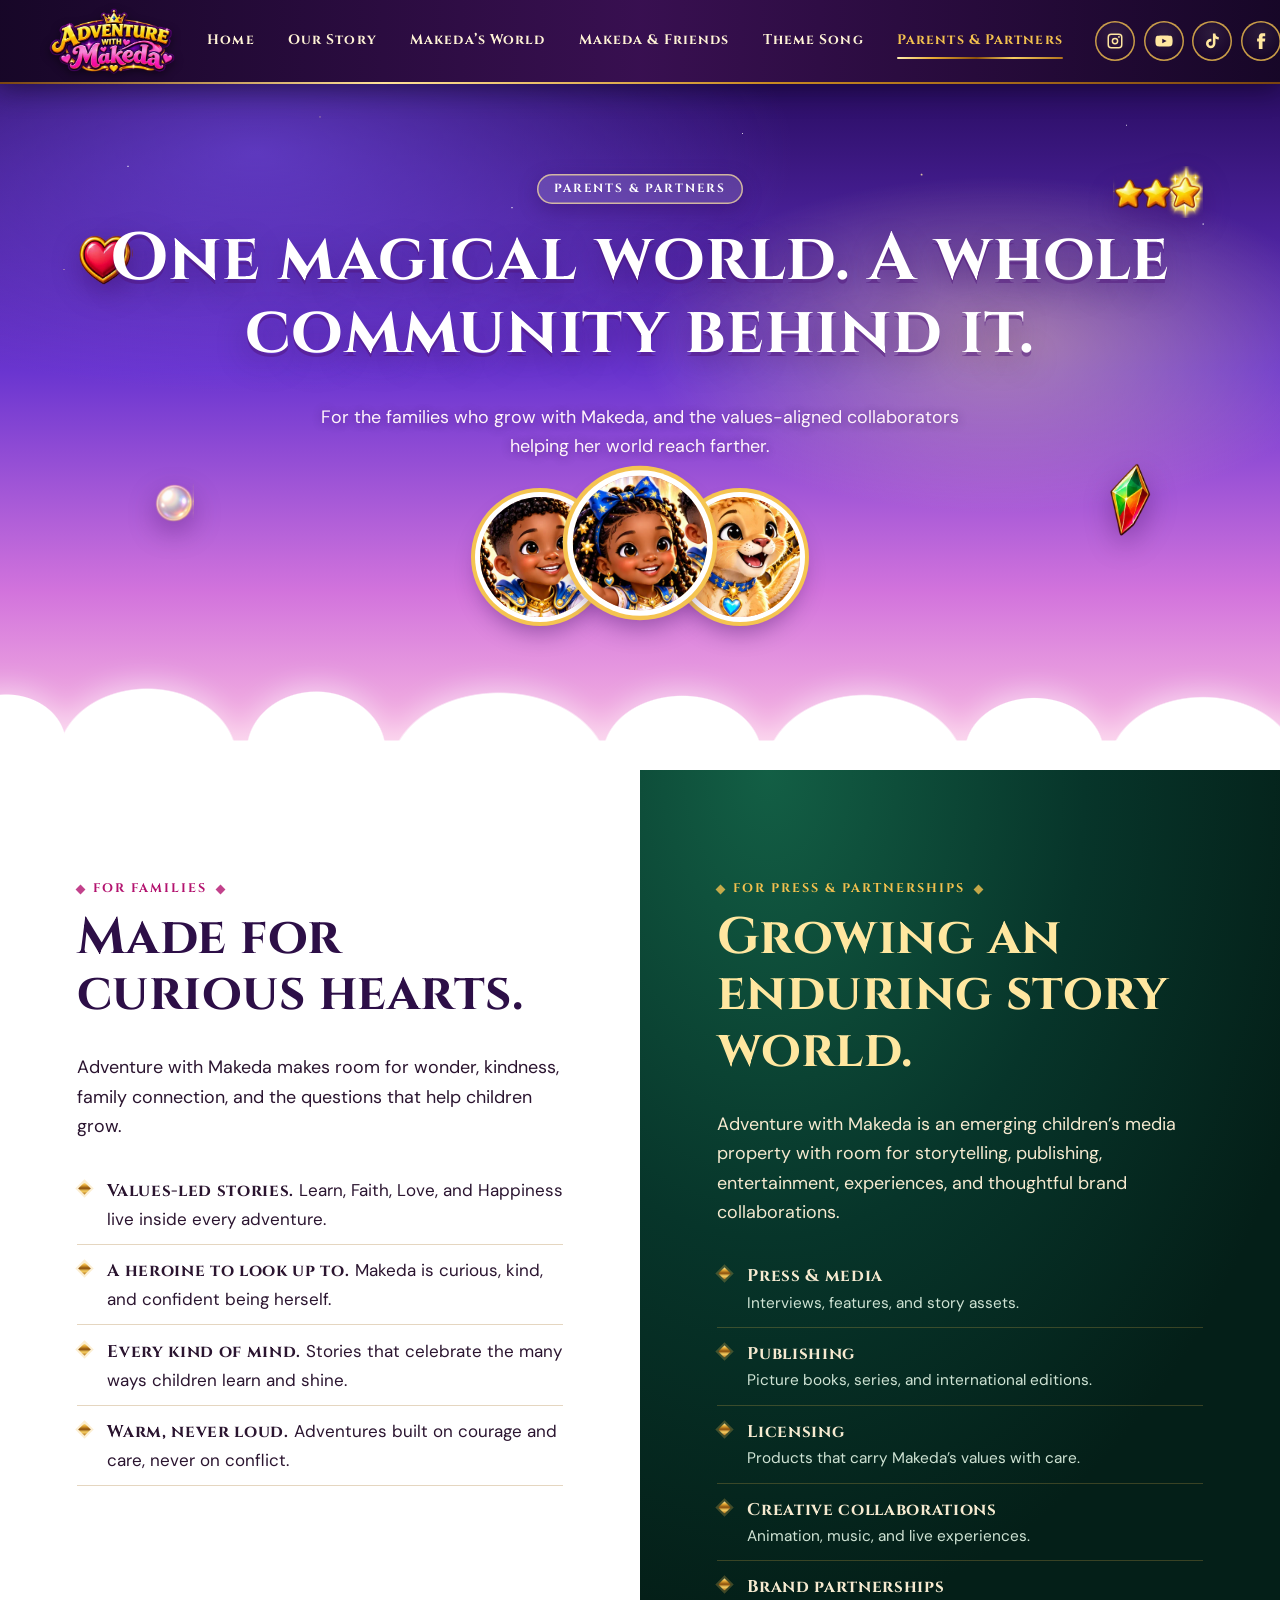
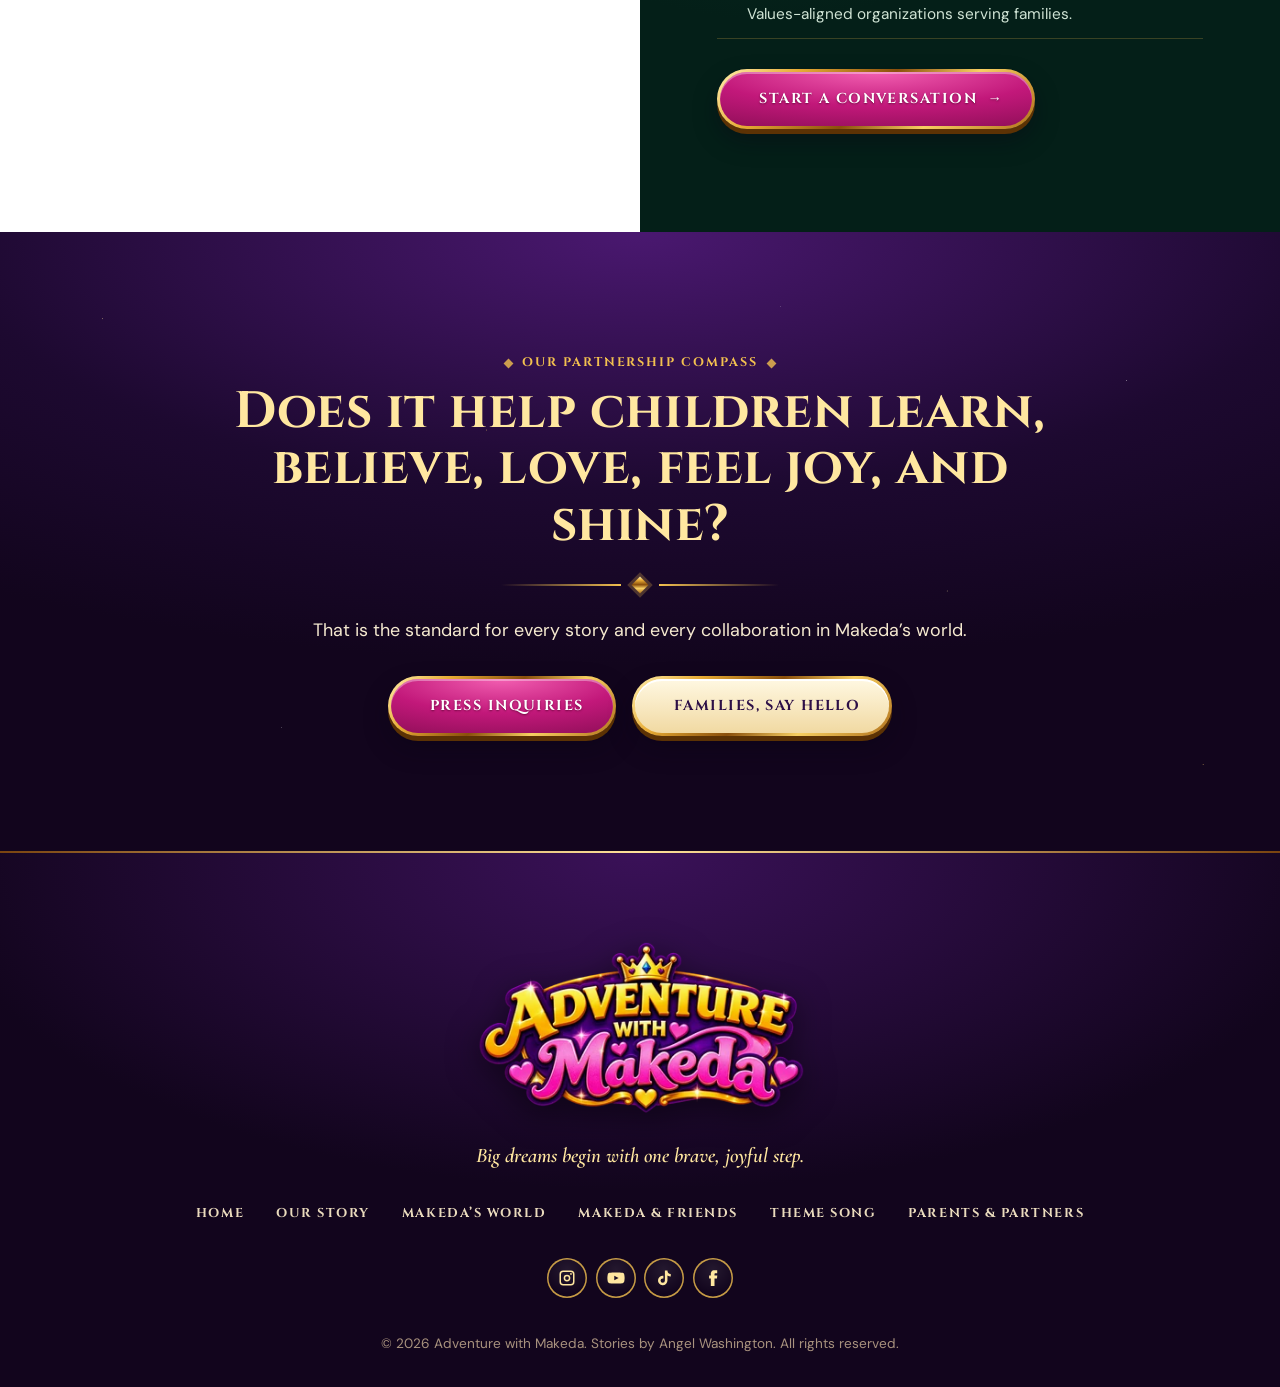
<file: parents.html>
<!doctype html>
<html lang="en">
<head>
<meta charset="utf-8">
<meta name="viewport" content="width=device-width, initial-scale=1, viewport-fit=cover">
<title>Parents &amp; Partners | Adventure with Makeda</title>
<meta name="description" content="Adventure with Makeda for families, press, publishers, licensing, and values-aligned partners.">
<meta name="robots" content="index, follow, max-image-preview:large, max-snippet:-1, max-video-preview:-1">
<link rel="canonical" href="https://adventurewithmakeda.com/parents.html">
<meta name="author" content="Angel Washington">
<meta name="theme-color" content="#2a0d63">
<meta property="og:type" content="website">
<meta property="og:site_name" content="Adventure with Makeda">
<meta property="og:locale" content="en_US">
<meta property="og:url" content="https://adventurewithmakeda.com/parents.html">
<meta property="og:title" content="Parents &amp; Partners | Adventure with Makeda">
<meta property="og:description" content="Adventure with Makeda for families, press, publishers, licensing, and values-aligned partners.">
<meta property="og:image" content="https://adventurewithmakeda.com/assets/og-image.jpg">
<meta property="og:image:width" content="1200">
<meta property="og:image:height" content="630">
<meta property="og:image:alt" content="Adventure with Makeda logo beside the five storybook covers.">
<meta name="twitter:card" content="summary_large_image">
<meta name="twitter:title" content="Parents &amp; Partners | Adventure with Makeda">
<meta name="twitter:description" content="Adventure with Makeda for families, press, publishers, licensing, and values-aligned partners.">
<meta name="twitter:image" content="https://adventurewithmakeda.com/assets/og-image.jpg">
<link rel="alternate" type="text/plain" href="https://adventurewithmakeda.com/llms.txt" title="LLM summary">
<link rel="sitemap" type="application/xml" href="https://adventurewithmakeda.com/sitemap.xml">
<script type="application/ld+json">{"@context":"https://schema.org","@graph":[{"@type":"Organization","@id":"https://adventurewithmakeda.com/#org","name":"Adventure with Makeda","url":"https://adventurewithmakeda.com/","logo":"https://adventurewithmakeda.com/assets/logo-1200.webp","image":"https://adventurewithmakeda.com/assets/og-image.jpg","description":"A family-centered children’s story world about Makeda, a curious, joyful, kind-hearted girl.","founder":{"@id":"https://adventurewithmakeda.com/#author"}},{"@type":"ContactPage","url":"https://adventurewithmakeda.com/parents.html","name":"Parents & Partners","mainEntity":{"@id":"https://adventurewithmakeda.com/#org"}},{"@type":"BreadcrumbList","itemListElement":[{"@type":"ListItem","position":1,"name":"Home","item":"https://adventurewithmakeda.com/"},{"@type":"ListItem","position":2,"name":"Parents & Partners","item":"https://adventurewithmakeda.com/parents.html"}]}]}</script>
<link rel="icon" href="favicon.png" type="image/png" sizes="64x64">
<link rel="manifest" href="manifest.json">
<link rel="preconnect" href="https://fonts.googleapis.com">
<link rel="preconnect" href="https://fonts.gstatic.com" crossorigin>
<link rel="stylesheet" href="https://fonts.googleapis.com/css2?family=Cinzel:wght@600;700;800&amp;family=Cormorant+Garamond:ital,wght@0,500;0,600;1,600;1,700&amp;family=DM+Sans:wght@400;500;700&amp;display=swap">

<link rel="stylesheet" href="styles.css?v=2ea5c3f3">
<script>document.documentElement.classList.add('js')</script>
</head>
<body>
<a class="skip" href="#main">Skip to content</a>
<header class="site-head">
  <div class="wrap">
    <a class="brand" href="index.html" aria-label="Adventure with Makeda — home">
      <img src="assets/logo-360.webp" srcset="assets/logo-360.webp 360w, assets/logo-720.webp 720w, assets/logo-1200.webp 1200w" sizes="128px" width="128" height="66" alt="">
    </a>
    <button class="menu-toggle" type="button" aria-expanded="false" aria-controls="primary-nav">
      <span class="bars" aria-hidden="true"><i></i><i></i><i></i></span><span class="label">Menu</span>
    </button>
    <nav class="primary-nav" id="primary-nav" aria-label="Main">
      <ul><li><a href="index.html">Home</a></li><li><a href="story.html">Our Story</a></li><li><a href="world.html">Makeda&rsquo;s World</a></li><li><a href="characters.html">Makeda &amp; Friends</a></li><li><a href="song.html">Theme Song</a></li><li><a href="parents.html" aria-current="page">Parents &amp; Partners</a></li></ul>
      <ul class="social" aria-label="Follow Makeda"><li><a href="https://www.instagram.com/" target="_blank" rel="noopener" aria-label="Adventure with Makeda on Instagram"><svg viewBox="0 0 24 24" aria-hidden="true" focusable="false"><path d="M7 2h10a5 5 0 0 1 5 5v10a5 5 0 0 1-5 5H7a5 5 0 0 1-5-5V7a5 5 0 0 1 5-5zm0 2a3 3 0 0 0-3 3v10a3 3 0 0 0 3 3h10a3 3 0 0 0 3-3V7a3 3 0 0 0-3-3H7zm5 3.5a4.5 4.5 0 1 1 0 9 4.5 4.5 0 0 1 0-9zm0 2a2.5 2.5 0 1 0 0 5 2.5 2.5 0 0 0 0-5zm5.3-4.1a1.2 1.2 0 1 1 0 2.4 1.2 1.2 0 0 1 0-2.4z"/></svg></a></li><li><a href="https://www.youtube.com/" target="_blank" rel="noopener" aria-label="Adventure with Makeda on YouTube"><svg viewBox="0 0 24 24" aria-hidden="true" focusable="false"><path d="M23 7.2a3 3 0 0 0-2.1-2.1C19 4.6 12 4.6 12 4.6s-7 0-8.9.5A3 3 0 0 0 1 7.2 31 31 0 0 0 .5 12a31 31 0 0 0 .5 4.8 3 3 0 0 0 2.1 2.1c1.9.5 8.9.5 8.9.5s7 0 8.9-.5a3 3 0 0 0 2.1-2.1 31 31 0 0 0 .5-4.8 31 31 0 0 0-.5-4.8zM9.7 15.1V8.9l5.8 3.1-5.8 3.1z"/></svg></a></li><li><a href="https://www.tiktok.com/" target="_blank" rel="noopener" aria-label="Adventure with Makeda on TikTok"><svg viewBox="0 0 24 24" aria-hidden="true" focusable="false"><path d="M16.6 2h-3.4v13.4a2.9 2.9 0 1 1-2.9-2.9c.3 0 .6 0 .9.1V9.1a6.3 6.3 0 1 0 5.4 6.3V8.6a8 8 0 0 0 4.4 1.3V6.5a4.5 4.5 0 0 1-4.4-4.5z"/></svg></a></li><li><a href="https://www.facebook.com/" target="_blank" rel="noopener" aria-label="Adventure with Makeda on Facebook"><svg viewBox="0 0 24 24" aria-hidden="true" focusable="false"><path d="M14 8.5V6.6c0-.9.6-1.1 1-1.1h2.6V1.6L14 1.5c-4 0-4.9 3-4.9 4.9v2.1H6.8v4h2.3v10h4.9v-10h3.3l.4-4H14z"/></svg></a></li></ul>
    </nav>
    <ul class="social" aria-label="Follow Adventure with Makeda"><li><a href="https://www.instagram.com/" target="_blank" rel="noopener" aria-label="Adventure with Makeda on Instagram"><svg viewBox="0 0 24 24" aria-hidden="true" focusable="false"><path d="M7 2h10a5 5 0 0 1 5 5v10a5 5 0 0 1-5 5H7a5 5 0 0 1-5-5V7a5 5 0 0 1 5-5zm0 2a3 3 0 0 0-3 3v10a3 3 0 0 0 3 3h10a3 3 0 0 0 3-3V7a3 3 0 0 0-3-3H7zm5 3.5a4.5 4.5 0 1 1 0 9 4.5 4.5 0 0 1 0-9zm0 2a2.5 2.5 0 1 0 0 5 2.5 2.5 0 0 0 0-5zm5.3-4.1a1.2 1.2 0 1 1 0 2.4 1.2 1.2 0 0 1 0-2.4z"/></svg></a></li><li><a href="https://www.youtube.com/" target="_blank" rel="noopener" aria-label="Adventure with Makeda on YouTube"><svg viewBox="0 0 24 24" aria-hidden="true" focusable="false"><path d="M23 7.2a3 3 0 0 0-2.1-2.1C19 4.6 12 4.6 12 4.6s-7 0-8.9.5A3 3 0 0 0 1 7.2 31 31 0 0 0 .5 12a31 31 0 0 0 .5 4.8 3 3 0 0 0 2.1 2.1c1.9.5 8.9.5 8.9.5s7 0 8.9-.5a3 3 0 0 0 2.1-2.1 31 31 0 0 0 .5-4.8 31 31 0 0 0-.5-4.8zM9.7 15.1V8.9l5.8 3.1-5.8 3.1z"/></svg></a></li><li><a href="https://www.tiktok.com/" target="_blank" rel="noopener" aria-label="Adventure with Makeda on TikTok"><svg viewBox="0 0 24 24" aria-hidden="true" focusable="false"><path d="M16.6 2h-3.4v13.4a2.9 2.9 0 1 1-2.9-2.9c.3 0 .6 0 .9.1V9.1a6.3 6.3 0 1 0 5.4 6.3V8.6a8 8 0 0 0 4.4 1.3V6.5a4.5 4.5 0 0 1-4.4-4.5z"/></svg></a></li><li><a href="https://www.facebook.com/" target="_blank" rel="noopener" aria-label="Adventure with Makeda on Facebook"><svg viewBox="0 0 24 24" aria-hidden="true" focusable="false"><path d="M14 8.5V6.6c0-.9.6-1.1 1-1.1h2.6V1.6L14 1.5c-4 0-4.9 3-4.9 4.9v2.1H6.8v4h2.3v10h4.9v-10h3.3l.4-4H14z"/></svg></a></li></ul>
  </div>
</header>
<main id="main">

<section class="sky sky-page" aria-labelledby="pp-title">
  <div class="stars-layer" aria-hidden="true"></div>
  <img class="floaty " src="assets/deco-heart.webp" alt="" aria-hidden="true" style="left:6%;top:22%;--s:56px;--t:5.5s">
  <img class="floaty " src="assets/deco-stars.webp" alt="" aria-hidden="true" style="right:6%;top:12%;--s:90px;--t:7s;--dl:-1s">
  <img class="floaty hide-m" src="assets/deco-gem-green.webp" alt="" aria-hidden="true" style="right:10%;bottom:34%;--s:44px;--t:6s;--dl:-3s">
  <img class="floaty hide-m" src="assets/deco-pearl.webp" alt="" aria-hidden="true" style="left:12%;bottom:36%;--s:40px;--t:5s;--dl:-2s">
  <div class="wrap" style="position:relative;z-index:1">
    <p class="welcome">Parents &amp; partners</p>
    <h1 id="pp-title" class="display-xl">One magical world. A whole community behind it.</h1>
    <p class="lede">For the families who grow with Makeda, and the values-aligned collaborators helping her world reach farther.</p>
    <div class="cameo-strip" aria-hidden="true">
      <img src="assets/cameo-apollo.webp" alt="" width="320" height="320">
      <img src="assets/cameo-makeda.webp" alt="" width="320" height="320">
      <img src="assets/cameo-faith.webp" alt="" width="320" height="320">
    </div>
  </div>
  <div class="clouds" aria-hidden="true"></div>
</section>
<section class="doors" aria-label="Two audiences">
  <div class="door family" id="families" style="background:#fff">
    <p class="eyebrow">For families</p>
    <h2 class="display-l">Made for curious hearts.</h2>
    <p class="lede">Adventure with Makeda makes room for wonder, kindness, family connection, and the questions that help children grow.</p>
    <ul>
      <li><strong>Values-led stories.</strong> Learn, Faith, Love, and Happiness live inside every adventure.</li>
      <li><strong>A heroine to look up to.</strong> Makeda is curious, kind, and confident being herself.</li>
      <li><strong>Every kind of mind.</strong> Stories that celebrate the many ways children learn and shine.</li>
      <li><strong>Warm, never loud.</strong> Adventures built on courage and care, never on conflict.</li>
    </ul>
  </div>
  <div class="door partners emerald on-dark" id="partners">
    <p class="eyebrow">For press &amp; partnerships</p>
    <h2 class="display-l">Growing an enduring story world.</h2>
    <p class="lede">Adventure with Makeda is an emerging children&rsquo;s media property with room for storytelling, publishing, entertainment, experiences, and thoughtful brand collaborations.</p>
    <ul>
      <li><strong>Press &amp; media</strong><span>Interviews, features, and story assets.</span></li>
      <li><strong>Publishing</strong><span>Picture books, series, and international editions.</span></li>
      <li><strong>Licensing</strong><span>Products that carry Makeda&rsquo;s values with care.</span></li>
      <li><strong>Creative collaborations</strong><span>Animation, music, and live experiences.</span></li>
      <li><strong>Brand partnerships</strong><span>Values-aligned organizations serving families.</span></li>
    </ul>
    <div class="actions"><a class="btn btn-jewel btn-lg" href="mailto:hello@adventurewithmakeda.com?subject=Partnership%20inquiry"><span class="gloss" aria-hidden="true"></span>Start a conversation <span class="arrow" aria-hidden="true">&rarr;</span></a></div>
  </div>
</section>

<section class="section plum starfield on-dark cta-band" aria-labelledby="compass-title">
  <div class="wrap reveal" style="max-width:920px">
    <p class="eyebrow">Our partnership compass</p>
    <h2 id="compass-title" class="display-l">Does it help children learn, believe, love, feel joy, and shine?</h2>
    <div class="flourish" aria-hidden="true"><span></span></div>
    <p class="lede" style="margin-inline:auto">That is the standard for every story and every collaboration in Makeda&rsquo;s world.</p>
    <div class="actions" style="justify-content:center">
      <a class="btn btn-jewel btn-lg" href="mailto:hello@adventurewithmakeda.com?subject=Press%20inquiry"><span class="gloss" aria-hidden="true"></span>Press inquiries</a>
      <a class="btn btn-parchment btn-lg" href="mailto:hello@adventurewithmakeda.com?subject=Hello%20from%20a%20Makeda%20family"><span class="gloss" aria-hidden="true"></span>Families, say hello</a>
    </div>
  </div>
</section>
</main>
<footer class="site-foot">
  <div class="wrap">
    <a class="foot-logo" href="index.html" aria-label="Adventure with Makeda — home">
      <img src="assets/logo-720.webp" srcset="assets/logo-360.webp 360w, assets/logo-720.webp 720w, assets/logo-1200.webp 1200w" sizes="330px" width="330" height="171" alt="" loading="lazy" decoding="async">
    </a>
    <p class="foot-tag">Big dreams begin with one brave, joyful step.</p>
    <nav class="foot-nav" aria-label="Footer"><ul><li><a href="index.html">Home</a></li><li><a href="story.html">Our Story</a></li><li><a href="world.html">Makeda&rsquo;s World</a></li><li><a href="characters.html">Makeda &amp; Friends</a></li><li><a href="song.html">Theme Song</a></li><li><a href="parents.html">Parents &amp; Partners</a></li></ul></nav>
    <ul class="social" aria-label="Follow Adventure with Makeda"><li><a href="https://www.instagram.com/" target="_blank" rel="noopener" aria-label="Adventure with Makeda on Instagram"><svg viewBox="0 0 24 24" aria-hidden="true" focusable="false"><path d="M7 2h10a5 5 0 0 1 5 5v10a5 5 0 0 1-5 5H7a5 5 0 0 1-5-5V7a5 5 0 0 1 5-5zm0 2a3 3 0 0 0-3 3v10a3 3 0 0 0 3 3h10a3 3 0 0 0 3-3V7a3 3 0 0 0-3-3H7zm5 3.5a4.5 4.5 0 1 1 0 9 4.5 4.5 0 0 1 0-9zm0 2a2.5 2.5 0 1 0 0 5 2.5 2.5 0 0 0 0-5zm5.3-4.1a1.2 1.2 0 1 1 0 2.4 1.2 1.2 0 0 1 0-2.4z"/></svg></a></li><li><a href="https://www.youtube.com/" target="_blank" rel="noopener" aria-label="Adventure with Makeda on YouTube"><svg viewBox="0 0 24 24" aria-hidden="true" focusable="false"><path d="M23 7.2a3 3 0 0 0-2.1-2.1C19 4.6 12 4.6 12 4.6s-7 0-8.9.5A3 3 0 0 0 1 7.2 31 31 0 0 0 .5 12a31 31 0 0 0 .5 4.8 3 3 0 0 0 2.1 2.1c1.9.5 8.9.5 8.9.5s7 0 8.9-.5a3 3 0 0 0 2.1-2.1 31 31 0 0 0 .5-4.8 31 31 0 0 0-.5-4.8zM9.7 15.1V8.9l5.8 3.1-5.8 3.1z"/></svg></a></li><li><a href="https://www.tiktok.com/" target="_blank" rel="noopener" aria-label="Adventure with Makeda on TikTok"><svg viewBox="0 0 24 24" aria-hidden="true" focusable="false"><path d="M16.6 2h-3.4v13.4a2.9 2.9 0 1 1-2.9-2.9c.3 0 .6 0 .9.1V9.1a6.3 6.3 0 1 0 5.4 6.3V8.6a8 8 0 0 0 4.4 1.3V6.5a4.5 4.5 0 0 1-4.4-4.5z"/></svg></a></li><li><a href="https://www.facebook.com/" target="_blank" rel="noopener" aria-label="Adventure with Makeda on Facebook"><svg viewBox="0 0 24 24" aria-hidden="true" focusable="false"><path d="M14 8.5V6.6c0-.9.6-1.1 1-1.1h2.6V1.6L14 1.5c-4 0-4.9 3-4.9 4.9v2.1H6.8v4h2.3v10h4.9v-10h3.3l.4-4H14z"/></svg></a></li></ul>
    <small>&copy; 2026 Adventure with Makeda. Stories by Angel Washington. All rights reserved.</small>
  </div>
</footer>
<script src="site.js?v=2ea5c3f3" defer></script>
<script src="enchant.js?v=2ea5c3f3" defer></script>
</body>
</html>
</file>
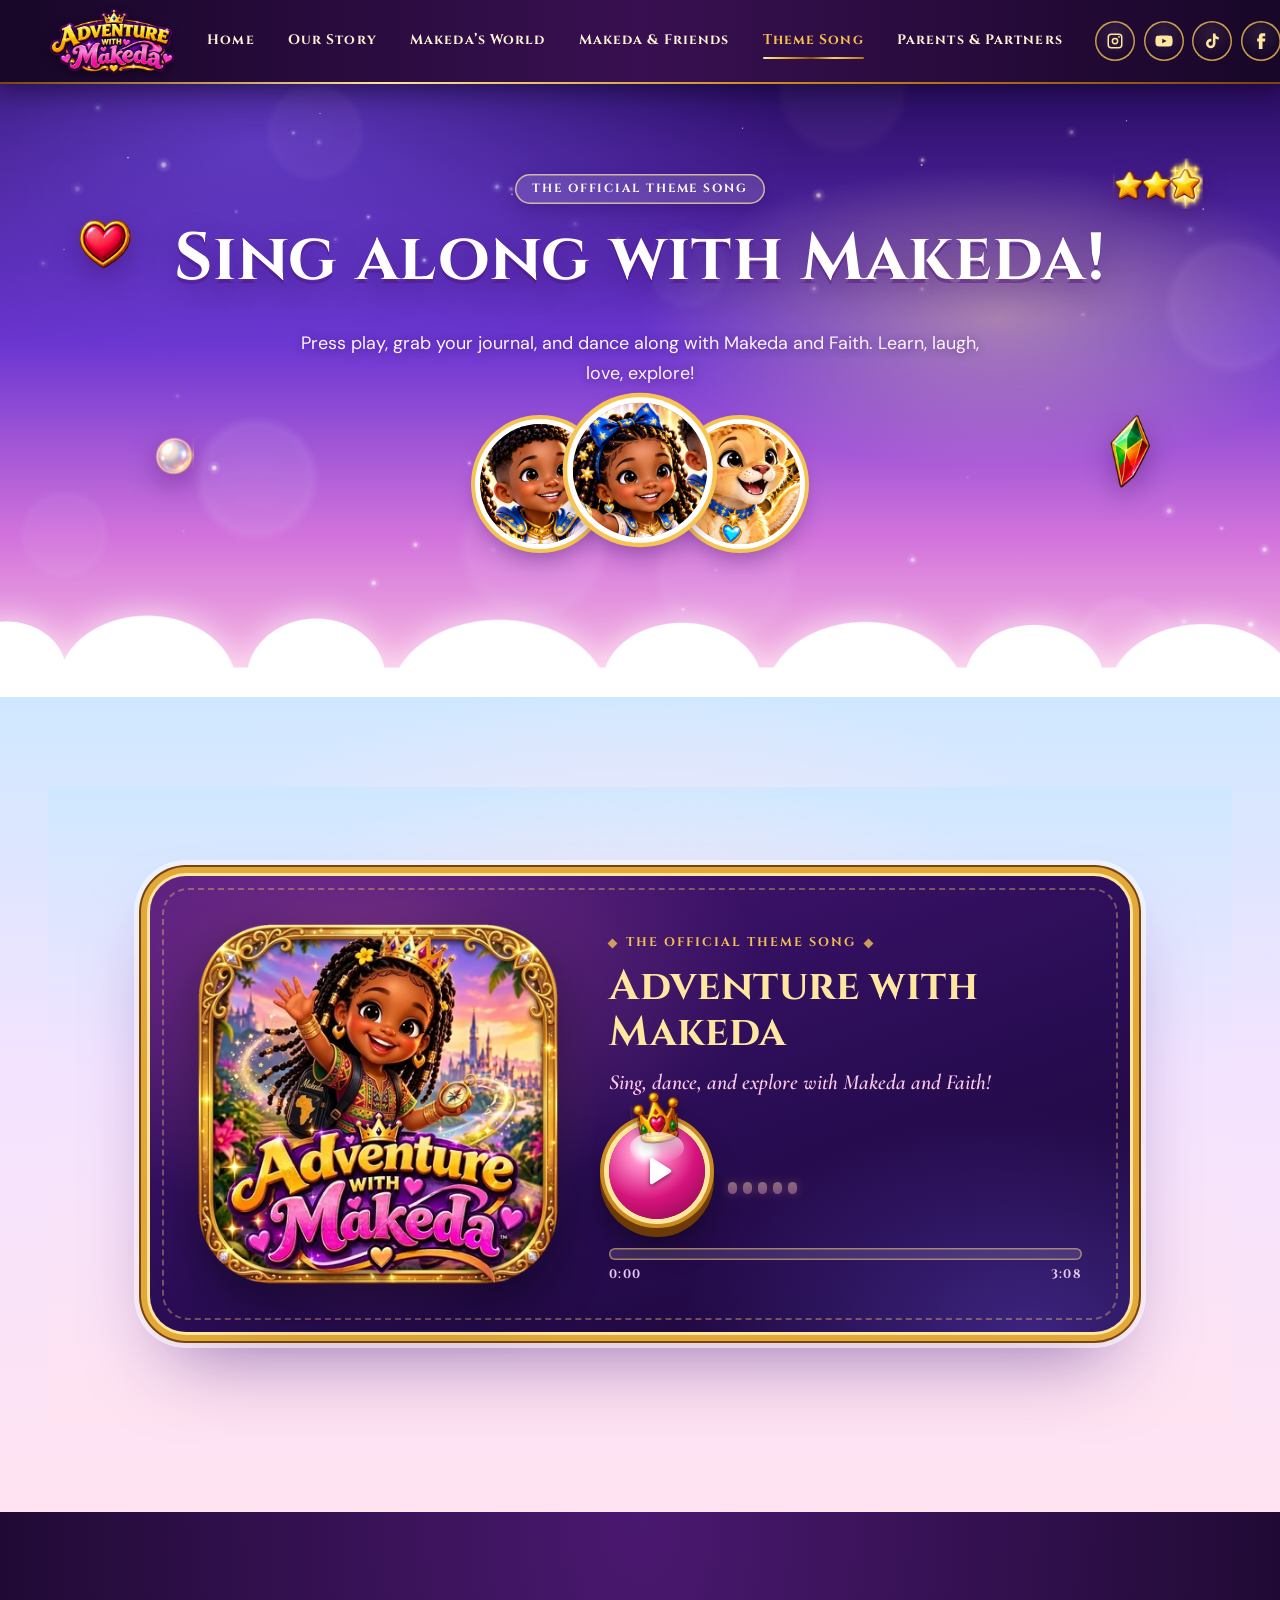
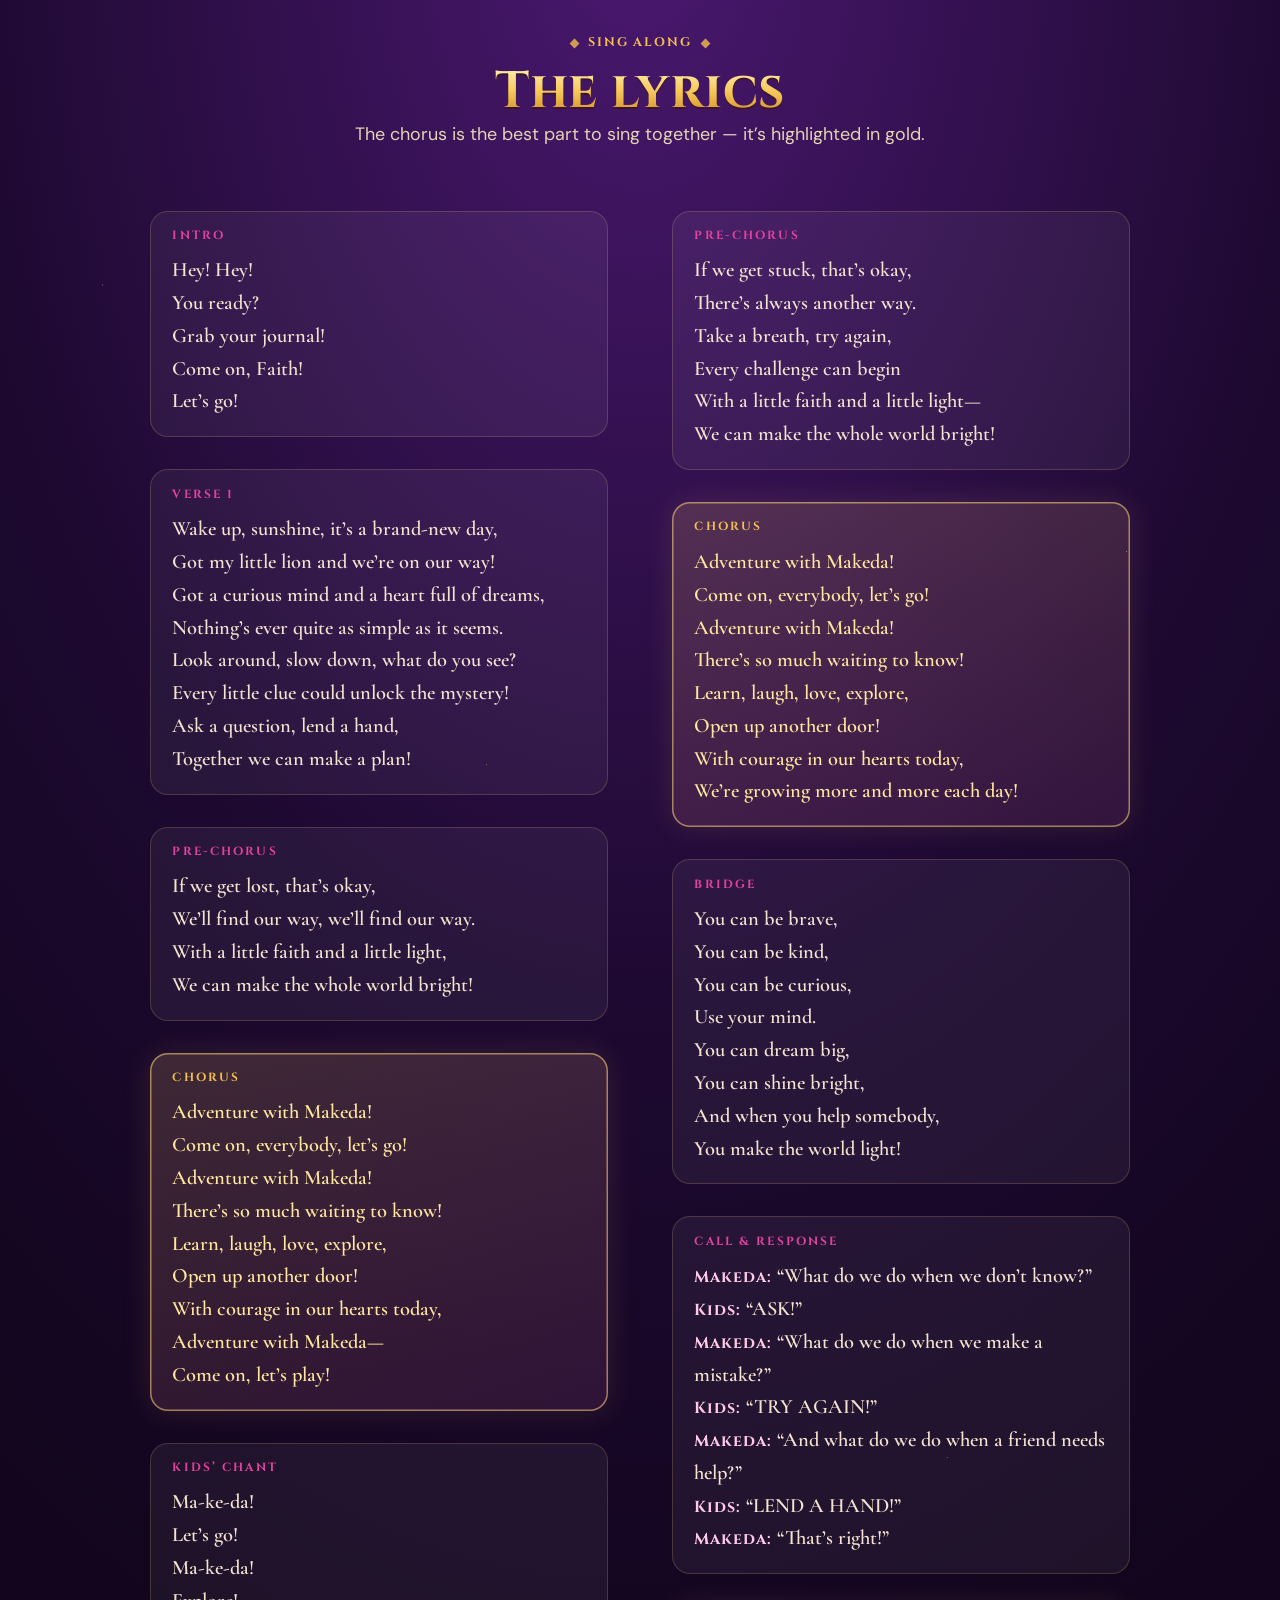
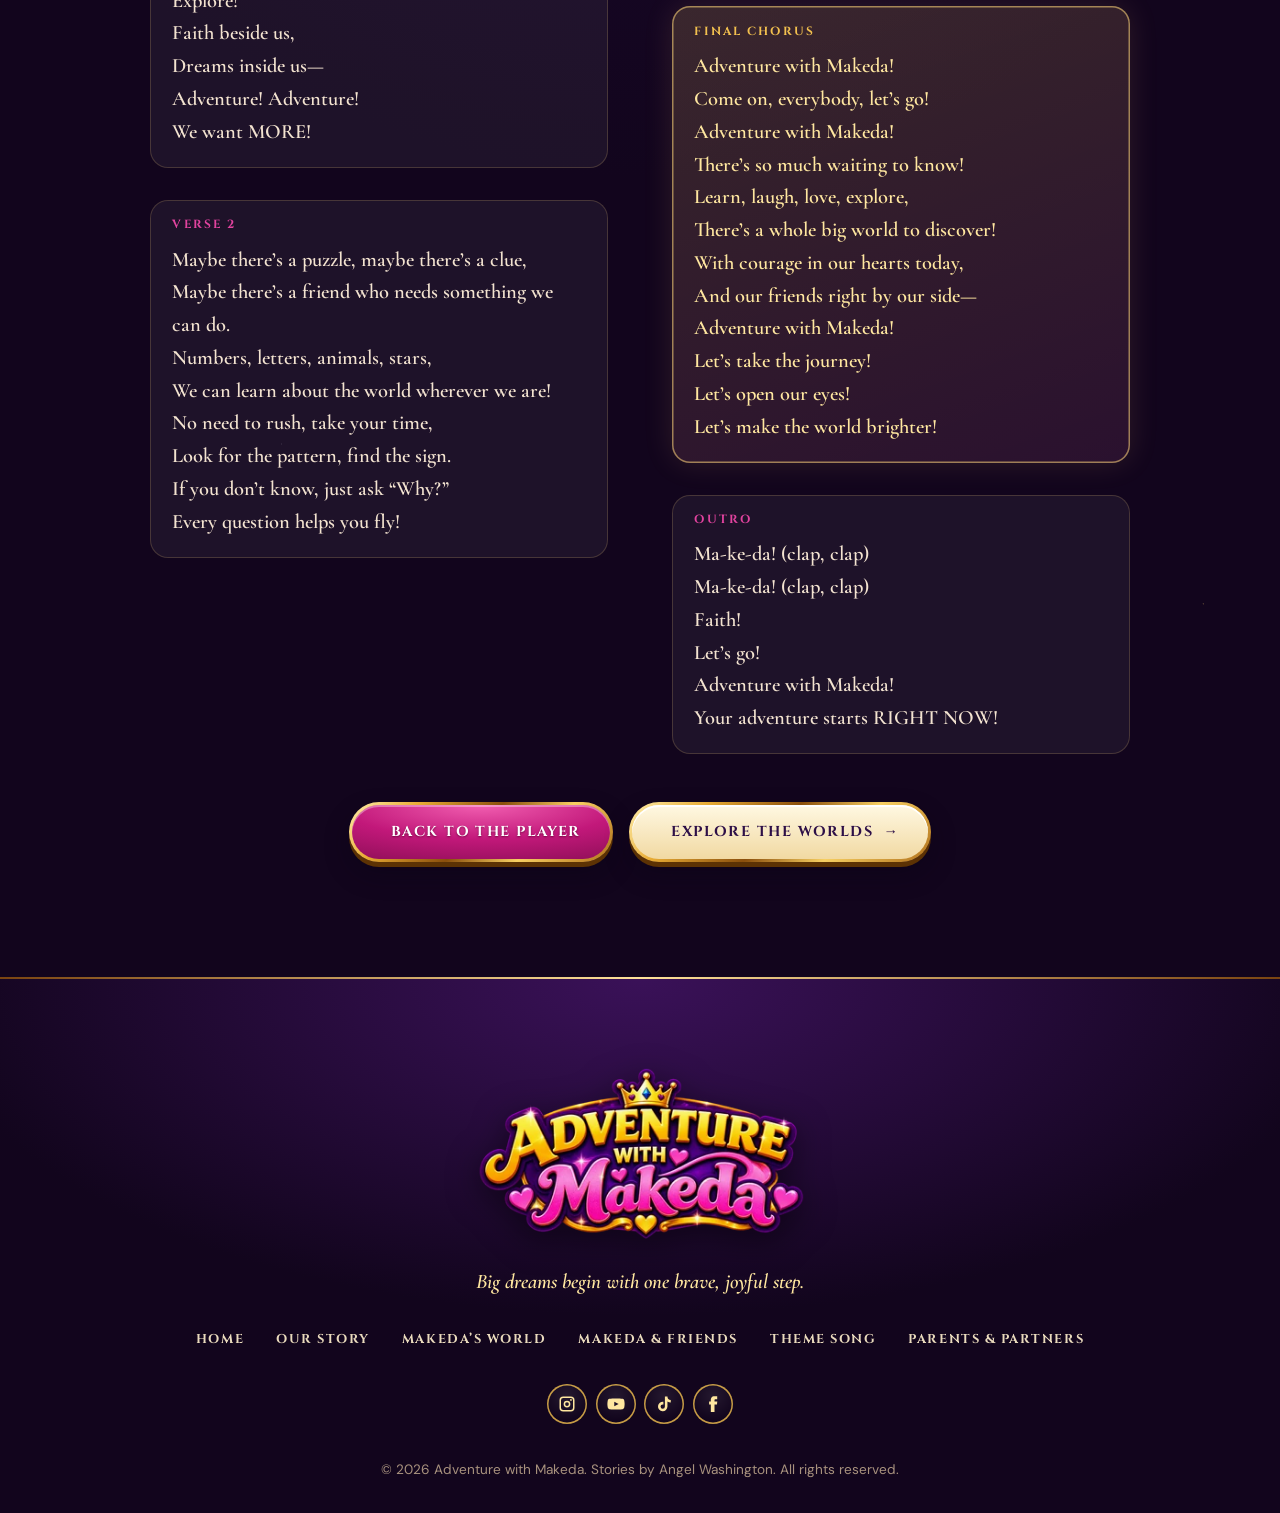
<file: song.html>
<!doctype html>
<html lang="en">
<head>
<meta charset="utf-8">
<meta name="viewport" content="width=device-width, initial-scale=1, viewport-fit=cover">
<title>Theme Song | Adventure with Makeda</title>
<meta name="description" content="Listen and sing along to the Adventure with Makeda theme song: learn, laugh, love, explore!">
<meta name="robots" content="index, follow, max-image-preview:large, max-snippet:-1, max-video-preview:-1">
<link rel="canonical" href="https://adventurewithmakeda.com/song.html">
<meta name="author" content="Angel Washington">
<meta name="theme-color" content="#2a0d63">
<meta property="og:type" content="website">
<meta property="og:site_name" content="Adventure with Makeda">
<meta property="og:locale" content="en_US">
<meta property="og:url" content="https://adventurewithmakeda.com/song.html">
<meta property="og:title" content="Theme Song | Adventure with Makeda">
<meta property="og:description" content="Listen and sing along to the Adventure with Makeda theme song: learn, laugh, love, explore!">
<meta property="og:image" content="https://adventurewithmakeda.com/assets/og-image.jpg">
<meta property="og:image:width" content="1200">
<meta property="og:image:height" content="630">
<meta property="og:image:alt" content="Adventure with Makeda logo beside the five storybook covers.">
<meta name="twitter:card" content="summary_large_image">
<meta name="twitter:title" content="Theme Song | Adventure with Makeda">
<meta name="twitter:description" content="Listen and sing along to the Adventure with Makeda theme song: learn, laugh, love, explore!">
<meta name="twitter:image" content="https://adventurewithmakeda.com/assets/og-image.jpg">
<link rel="alternate" type="text/plain" href="https://adventurewithmakeda.com/llms.txt" title="LLM summary">
<link rel="sitemap" type="application/xml" href="https://adventurewithmakeda.com/sitemap.xml">
<script type="application/ld+json">{"@context":"https://schema.org","@graph":[{"@type":"Organization","@id":"https://adventurewithmakeda.com/#org","name":"Adventure with Makeda","url":"https://adventurewithmakeda.com/","logo":"https://adventurewithmakeda.com/assets/logo-1200.webp","image":"https://adventurewithmakeda.com/assets/og-image.jpg","description":"A family-centered children’s story world about Makeda, a curious, joyful, kind-hearted girl.","founder":{"@id":"https://adventurewithmakeda.com/#author"}},{"@type":"MusicRecording","name":"Adventure with Makeda (Theme Song)","duration":"PT3M8S","byArtist":{"@id":"https://adventurewithmakeda.com/#org"},"url":"https://adventurewithmakeda.com/song.html","audio":{"@type":"AudioObject","contentUrl":"https://adventurewithmakeda.com/assets/audio/makeda-theme-v1.mp3","encodingFormat":"audio/mpeg"},"image":"https://adventurewithmakeda.com/assets/theme-cover-800.webp"},{"@type":"BreadcrumbList","itemListElement":[{"@type":"ListItem","position":1,"name":"Home","item":"https://adventurewithmakeda.com/"},{"@type":"ListItem","position":2,"name":"Theme Song","item":"https://adventurewithmakeda.com/song.html"}]}]}</script>
<link rel="icon" href="favicon.png" type="image/png" sizes="64x64">
<link rel="manifest" href="manifest.json">
<link rel="preconnect" href="https://fonts.googleapis.com">
<link rel="preconnect" href="https://fonts.gstatic.com" crossorigin>
<link rel="stylesheet" href="https://fonts.googleapis.com/css2?family=Cinzel:wght@600;700;800&amp;family=Cormorant+Garamond:ital,wght@0,500;0,600;1,600;1,700&amp;family=DM+Sans:wght@400;500;700&amp;display=swap">

<link rel="stylesheet" href="styles.css?v=2ea5c3f3">
<script>document.documentElement.classList.add('js')</script>
</head>
<body>
<a class="skip" href="#main">Skip to content</a>
<header class="site-head">
  <div class="wrap">
    <a class="brand" href="index.html" aria-label="Adventure with Makeda — home">
      <img src="assets/logo-360.webp" srcset="assets/logo-360.webp 360w, assets/logo-720.webp 720w, assets/logo-1200.webp 1200w" sizes="128px" width="128" height="66" alt="">
    </a>
    <button class="menu-toggle" type="button" aria-expanded="false" aria-controls="primary-nav">
      <span class="bars" aria-hidden="true"><i></i><i></i><i></i></span><span class="label">Menu</span>
    </button>
    <nav class="primary-nav" id="primary-nav" aria-label="Main">
      <ul><li><a href="index.html">Home</a></li><li><a href="story.html">Our Story</a></li><li><a href="world.html">Makeda&rsquo;s World</a></li><li><a href="characters.html">Makeda &amp; Friends</a></li><li><a href="song.html" aria-current="page">Theme Song</a></li><li><a href="parents.html">Parents &amp; Partners</a></li></ul>
      <ul class="social" aria-label="Follow Makeda"><li><a href="https://www.instagram.com/" target="_blank" rel="noopener" aria-label="Adventure with Makeda on Instagram"><svg viewBox="0 0 24 24" aria-hidden="true" focusable="false"><path d="M7 2h10a5 5 0 0 1 5 5v10a5 5 0 0 1-5 5H7a5 5 0 0 1-5-5V7a5 5 0 0 1 5-5zm0 2a3 3 0 0 0-3 3v10a3 3 0 0 0 3 3h10a3 3 0 0 0 3-3V7a3 3 0 0 0-3-3H7zm5 3.5a4.5 4.5 0 1 1 0 9 4.5 4.5 0 0 1 0-9zm0 2a2.5 2.5 0 1 0 0 5 2.5 2.5 0 0 0 0-5zm5.3-4.1a1.2 1.2 0 1 1 0 2.4 1.2 1.2 0 0 1 0-2.4z"/></svg></a></li><li><a href="https://www.youtube.com/" target="_blank" rel="noopener" aria-label="Adventure with Makeda on YouTube"><svg viewBox="0 0 24 24" aria-hidden="true" focusable="false"><path d="M23 7.2a3 3 0 0 0-2.1-2.1C19 4.6 12 4.6 12 4.6s-7 0-8.9.5A3 3 0 0 0 1 7.2 31 31 0 0 0 .5 12a31 31 0 0 0 .5 4.8 3 3 0 0 0 2.1 2.1c1.9.5 8.9.5 8.9.5s7 0 8.9-.5a3 3 0 0 0 2.1-2.1 31 31 0 0 0 .5-4.8 31 31 0 0 0-.5-4.8zM9.7 15.1V8.9l5.8 3.1-5.8 3.1z"/></svg></a></li><li><a href="https://www.tiktok.com/" target="_blank" rel="noopener" aria-label="Adventure with Makeda on TikTok"><svg viewBox="0 0 24 24" aria-hidden="true" focusable="false"><path d="M16.6 2h-3.4v13.4a2.9 2.9 0 1 1-2.9-2.9c.3 0 .6 0 .9.1V9.1a6.3 6.3 0 1 0 5.4 6.3V8.6a8 8 0 0 0 4.4 1.3V6.5a4.5 4.5 0 0 1-4.4-4.5z"/></svg></a></li><li><a href="https://www.facebook.com/" target="_blank" rel="noopener" aria-label="Adventure with Makeda on Facebook"><svg viewBox="0 0 24 24" aria-hidden="true" focusable="false"><path d="M14 8.5V6.6c0-.9.6-1.1 1-1.1h2.6V1.6L14 1.5c-4 0-4.9 3-4.9 4.9v2.1H6.8v4h2.3v10h4.9v-10h3.3l.4-4H14z"/></svg></a></li></ul>
    </nav>
    <ul class="social" aria-label="Follow Adventure with Makeda"><li><a href="https://www.instagram.com/" target="_blank" rel="noopener" aria-label="Adventure with Makeda on Instagram"><svg viewBox="0 0 24 24" aria-hidden="true" focusable="false"><path d="M7 2h10a5 5 0 0 1 5 5v10a5 5 0 0 1-5 5H7a5 5 0 0 1-5-5V7a5 5 0 0 1 5-5zm0 2a3 3 0 0 0-3 3v10a3 3 0 0 0 3 3h10a3 3 0 0 0 3-3V7a3 3 0 0 0-3-3H7zm5 3.5a4.5 4.5 0 1 1 0 9 4.5 4.5 0 0 1 0-9zm0 2a2.5 2.5 0 1 0 0 5 2.5 2.5 0 0 0 0-5zm5.3-4.1a1.2 1.2 0 1 1 0 2.4 1.2 1.2 0 0 1 0-2.4z"/></svg></a></li><li><a href="https://www.youtube.com/" target="_blank" rel="noopener" aria-label="Adventure with Makeda on YouTube"><svg viewBox="0 0 24 24" aria-hidden="true" focusable="false"><path d="M23 7.2a3 3 0 0 0-2.1-2.1C19 4.6 12 4.6 12 4.6s-7 0-8.9.5A3 3 0 0 0 1 7.2 31 31 0 0 0 .5 12a31 31 0 0 0 .5 4.8 3 3 0 0 0 2.1 2.1c1.9.5 8.9.5 8.9.5s7 0 8.9-.5a3 3 0 0 0 2.1-2.1 31 31 0 0 0 .5-4.8 31 31 0 0 0-.5-4.8zM9.7 15.1V8.9l5.8 3.1-5.8 3.1z"/></svg></a></li><li><a href="https://www.tiktok.com/" target="_blank" rel="noopener" aria-label="Adventure with Makeda on TikTok"><svg viewBox="0 0 24 24" aria-hidden="true" focusable="false"><path d="M16.6 2h-3.4v13.4a2.9 2.9 0 1 1-2.9-2.9c.3 0 .6 0 .9.1V9.1a6.3 6.3 0 1 0 5.4 6.3V8.6a8 8 0 0 0 4.4 1.3V6.5a4.5 4.5 0 0 1-4.4-4.5z"/></svg></a></li><li><a href="https://www.facebook.com/" target="_blank" rel="noopener" aria-label="Adventure with Makeda on Facebook"><svg viewBox="0 0 24 24" aria-hidden="true" focusable="false"><path d="M14 8.5V6.6c0-.9.6-1.1 1-1.1h2.6V1.6L14 1.5c-4 0-4.9 3-4.9 4.9v2.1H6.8v4h2.3v10h4.9v-10h3.3l.4-4H14z"/></svg></a></li></ul>
  </div>
</header>
<main id="main">

<section class="sky sky-page" aria-labelledby="song-title">
  <div class="stars-layer" aria-hidden="true"></div>
  <img class="floaty " src="assets/deco-heart.webp" alt="" aria-hidden="true" style="left:6%;top:22%;--s:56px;--t:5.5s">
  <img class="floaty " src="assets/deco-stars.webp" alt="" aria-hidden="true" style="right:6%;top:12%;--s:90px;--t:7s;--dl:-1s">
  <img class="floaty hide-m" src="assets/deco-gem-green.webp" alt="" aria-hidden="true" style="right:10%;bottom:34%;--s:44px;--t:6s;--dl:-3s">
  <img class="floaty hide-m" src="assets/deco-pearl.webp" alt="" aria-hidden="true" style="left:12%;bottom:36%;--s:40px;--t:5s;--dl:-2s">
  <div class="wrap" style="position:relative;z-index:1">
    <p class="welcome">The official theme song</p>
    <h1 id="song-title" class="display-xl">Sing along with Makeda!</h1>
    <p class="lede">Press play, grab your journal, and dance along with Makeda and Faith. Learn, laugh, love, explore!</p>
    <div class="cameo-strip" aria-hidden="true">
      <img src="assets/cameo-apollo.webp" alt="" width="320" height="320">
      <img src="assets/cameo-makeda.webp" alt="" width="320" height="320">
      <img src="assets/cameo-faith.webp" alt="" width="320" height="320">
    </div>
  </div>
  <div class="clouds" aria-hidden="true"></div>
</section>
<section class="section theme-section" aria-label="Theme song player">
  <div class="wrap"><section class="section theme-section" id="theme" aria-labelledby="theme-title">
  <div class="wrap">
    <div class="royal-player reveal" data-player>
      <div class="rp-art">
        <span class="rp-halo" aria-hidden="true"></span>
        <img src="assets/theme-cover-800.webp" srcset="assets/theme-cover-400.webp 400w, assets/theme-cover-800.webp 800w" sizes="(max-width: 860px) 72vw, 360px" width="800" height="800" alt="Theme song artwork: Makeda waving in her crown, holding a compass, above the Adventure with Makeda logo." loading="lazy" decoding="async">
      </div>
      <div class="rp-body">
        <p class="eyebrow">The official theme song</p>
        <h2 id="theme-title" class="display-m">Adventure with Makeda</h2>
        <p class="rp-sub">Sing, dance, and explore with Makeda and Faith!</p>
        <div class="rp-controls">
          <button class="rp-play" type="button" data-play aria-label="Play the theme song">
            <img class="rp-crown" src="assets/deco-crown.webp" alt="" aria-hidden="true">
            <svg class="i-play" viewBox="0 0 24 24" aria-hidden="true"><path d="M8 5.5v13a1 1 0 0 0 1.5.86l10.2-6.5a1 1 0 0 0 0-1.72L9.5 4.64A1 1 0 0 0 8 5.5z"/></svg>
            <svg class="i-pause" viewBox="0 0 24 24" aria-hidden="true"><rect x="6" y="5" width="4.2" height="14" rx="1.4"/><rect x="13.8" y="5" width="4.2" height="14" rx="1.4"/></svg>
          </button>
          <div class="rp-eq" aria-hidden="true"><i></i><i></i><i></i><i></i><i></i></div>
        </div>
        <div class="rp-progress" aria-hidden="true"><span class="rp-bar"></span></div>
        <p class="rp-time"><span data-cur>0:00</span><span>3:08</span></p>
        
      </div>
      <audio preload="none" src="assets/audio/makeda-theme-v1.mp3"></audio>
    </div>
  </div>
</section></div>
</section>

<section class="section plum starfield on-dark" aria-labelledby="lyrics-title">
  <div class="wrap">
    <header class="section-head reveal">
      <p class="eyebrow">Sing along</p>
      <h2 id="lyrics-title" class="display-l gold-type">The lyrics</h2>
      <p class="lede">The chorus is the best part to sing together &mdash; it&rsquo;s highlighted in gold.</p>
    </header>
    <div class="lyrics reveal"><section class="verse"><h3>Intro</h3><p>Hey! Hey!<br>You ready?<br>Grab your journal!<br>Come on, Faith!<br>Let&rsquo;s go!</p></section><section class="verse"><h3>Verse 1</h3><p>Wake up, sunshine, it&rsquo;s a brand-new day,<br>Got my little lion and we&rsquo;re on our way!<br>Got a curious mind and a heart full of dreams,<br>Nothing&rsquo;s ever quite as simple as it seems.<br>Look around, slow down, what do you see?<br>Every little clue could unlock the mystery!<br>Ask a question, lend a hand,<br>Together we can make a plan!</p></section><section class="verse"><h3>Pre-Chorus</h3><p>If we get lost, that&rsquo;s okay,<br>We&rsquo;ll find our way, we&rsquo;ll find our way.<br>With a little faith and a little light,<br>We can make the whole world bright!</p></section><section class="verse chorus"><h3>Chorus</h3><p>Adventure with Makeda!<br>Come on, everybody, let&rsquo;s go!<br>Adventure with Makeda!<br>There&rsquo;s so much waiting to know!<br>Learn, laugh, love, explore,<br>Open up another door!<br>With courage in our hearts today,<br>Adventure with Makeda&mdash;<br>Come on, let&rsquo;s play!</p></section><section class="verse"><h3>Kids&rsquo; chant</h3><p>Ma-ke-da!<br>Let&rsquo;s go!<br>Ma-ke-da!<br>Explore!<br>Faith beside us,<br>Dreams inside us&mdash;<br>Adventure! Adventure!<br>We want MORE!</p></section><section class="verse"><h3>Verse 2</h3><p>Maybe there&rsquo;s a puzzle, maybe there&rsquo;s a clue,<br>Maybe there&rsquo;s a friend who needs something we can do.<br>Numbers, letters, animals, stars,<br>We can learn about the world wherever we are!<br>No need to rush, take your time,<br>Look for the pattern, find the sign.<br>If you don&rsquo;t know, just ask &ldquo;Why?&rdquo;<br>Every question helps you fly!</p></section><section class="verse"><h3>Pre-Chorus</h3><p>If we get stuck, that&rsquo;s okay,<br>There&rsquo;s always another way.<br>Take a breath, try again,<br>Every challenge can begin<br>With a little faith and a little light&mdash;<br>We can make the whole world bright!</p></section><section class="verse chorus"><h3>Chorus</h3><p>Adventure with Makeda!<br>Come on, everybody, let&rsquo;s go!<br>Adventure with Makeda!<br>There&rsquo;s so much waiting to know!<br>Learn, laugh, love, explore,<br>Open up another door!<br>With courage in our hearts today,<br>We&rsquo;re growing more and more each day!</p></section><section class="verse"><h3>Bridge</h3><p>You can be brave,<br>You can be kind,<br>You can be curious,<br>Use your mind.<br>You can dream big,<br>You can shine bright,<br>And when you help somebody,<br>You make the world light!</p></section><section class="verse"><h3>Call &amp; response</h3><p><b>Makeda:</b> &ldquo;What do we do when we don&rsquo;t know?&rdquo;<br><b>Kids:</b> &ldquo;ASK!&rdquo;<br><b>Makeda:</b> &ldquo;What do we do when we make a mistake?&rdquo;<br><b>Kids:</b> &ldquo;TRY AGAIN!&rdquo;<br><b>Makeda:</b> &ldquo;And what do we do when a friend needs help?&rdquo;<br><b>Kids:</b> &ldquo;LEND A HAND!&rdquo;<br><b>Makeda:</b> &ldquo;That&rsquo;s right!&rdquo;</p></section><section class="verse chorus"><h3>Final chorus</h3><p>Adventure with Makeda!<br>Come on, everybody, let&rsquo;s go!<br>Adventure with Makeda!<br>There&rsquo;s so much waiting to know!<br>Learn, laugh, love, explore,<br>There&rsquo;s a whole big world to discover!<br>With courage in our hearts today,<br>And our friends right by our side&mdash;<br>Adventure with Makeda!<br>Let&rsquo;s take the journey!<br>Let&rsquo;s open our eyes!<br>Let&rsquo;s make the world brighter!</p></section><section class="verse"><h3>Outro</h3><p>Ma-ke-da! (clap, clap)<br>Ma-ke-da! (clap, clap)<br>Faith!<br>Let&rsquo;s go!<br>Adventure with Makeda!<br>Your adventure starts RIGHT NOW!</p></section></div>
    <div class="actions" style="justify-content:center;margin-top:3rem">
      <a class="btn btn-jewel btn-lg" href="#main" data-play-theme><span class="gloss" aria-hidden="true"></span>Back to the player</a>
      <a class="btn btn-parchment btn-lg" href="world.html"><span class="gloss" aria-hidden="true"></span>Explore the worlds <span class="arrow" aria-hidden="true">&rarr;</span></a>
    </div>
  </div>
</section>
</main>
<footer class="site-foot">
  <div class="wrap">
    <a class="foot-logo" href="index.html" aria-label="Adventure with Makeda — home">
      <img src="assets/logo-720.webp" srcset="assets/logo-360.webp 360w, assets/logo-720.webp 720w, assets/logo-1200.webp 1200w" sizes="330px" width="330" height="171" alt="" loading="lazy" decoding="async">
    </a>
    <p class="foot-tag">Big dreams begin with one brave, joyful step.</p>
    <nav class="foot-nav" aria-label="Footer"><ul><li><a href="index.html">Home</a></li><li><a href="story.html">Our Story</a></li><li><a href="world.html">Makeda&rsquo;s World</a></li><li><a href="characters.html">Makeda &amp; Friends</a></li><li><a href="song.html">Theme Song</a></li><li><a href="parents.html">Parents &amp; Partners</a></li></ul></nav>
    <ul class="social" aria-label="Follow Adventure with Makeda"><li><a href="https://www.instagram.com/" target="_blank" rel="noopener" aria-label="Adventure with Makeda on Instagram"><svg viewBox="0 0 24 24" aria-hidden="true" focusable="false"><path d="M7 2h10a5 5 0 0 1 5 5v10a5 5 0 0 1-5 5H7a5 5 0 0 1-5-5V7a5 5 0 0 1 5-5zm0 2a3 3 0 0 0-3 3v10a3 3 0 0 0 3 3h10a3 3 0 0 0 3-3V7a3 3 0 0 0-3-3H7zm5 3.5a4.5 4.5 0 1 1 0 9 4.5 4.5 0 0 1 0-9zm0 2a2.5 2.5 0 1 0 0 5 2.5 2.5 0 0 0 0-5zm5.3-4.1a1.2 1.2 0 1 1 0 2.4 1.2 1.2 0 0 1 0-2.4z"/></svg></a></li><li><a href="https://www.youtube.com/" target="_blank" rel="noopener" aria-label="Adventure with Makeda on YouTube"><svg viewBox="0 0 24 24" aria-hidden="true" focusable="false"><path d="M23 7.2a3 3 0 0 0-2.1-2.1C19 4.6 12 4.6 12 4.6s-7 0-8.9.5A3 3 0 0 0 1 7.2 31 31 0 0 0 .5 12a31 31 0 0 0 .5 4.8 3 3 0 0 0 2.1 2.1c1.9.5 8.9.5 8.9.5s7 0 8.9-.5a3 3 0 0 0 2.1-2.1 31 31 0 0 0 .5-4.8 31 31 0 0 0-.5-4.8zM9.7 15.1V8.9l5.8 3.1-5.8 3.1z"/></svg></a></li><li><a href="https://www.tiktok.com/" target="_blank" rel="noopener" aria-label="Adventure with Makeda on TikTok"><svg viewBox="0 0 24 24" aria-hidden="true" focusable="false"><path d="M16.6 2h-3.4v13.4a2.9 2.9 0 1 1-2.9-2.9c.3 0 .6 0 .9.1V9.1a6.3 6.3 0 1 0 5.4 6.3V8.6a8 8 0 0 0 4.4 1.3V6.5a4.5 4.5 0 0 1-4.4-4.5z"/></svg></a></li><li><a href="https://www.facebook.com/" target="_blank" rel="noopener" aria-label="Adventure with Makeda on Facebook"><svg viewBox="0 0 24 24" aria-hidden="true" focusable="false"><path d="M14 8.5V6.6c0-.9.6-1.1 1-1.1h2.6V1.6L14 1.5c-4 0-4.9 3-4.9 4.9v2.1H6.8v4h2.3v10h4.9v-10h3.3l.4-4H14z"/></svg></a></li></ul>
    <small>&copy; 2026 Adventure with Makeda. Stories by Angel Washington. All rights reserved.</small>
  </div>
</footer>
<script src="site.js?v=2ea5c3f3" defer></script>
<script src="enchant.js?v=2ea5c3f3" defer></script>
</body>
</html>
</file>
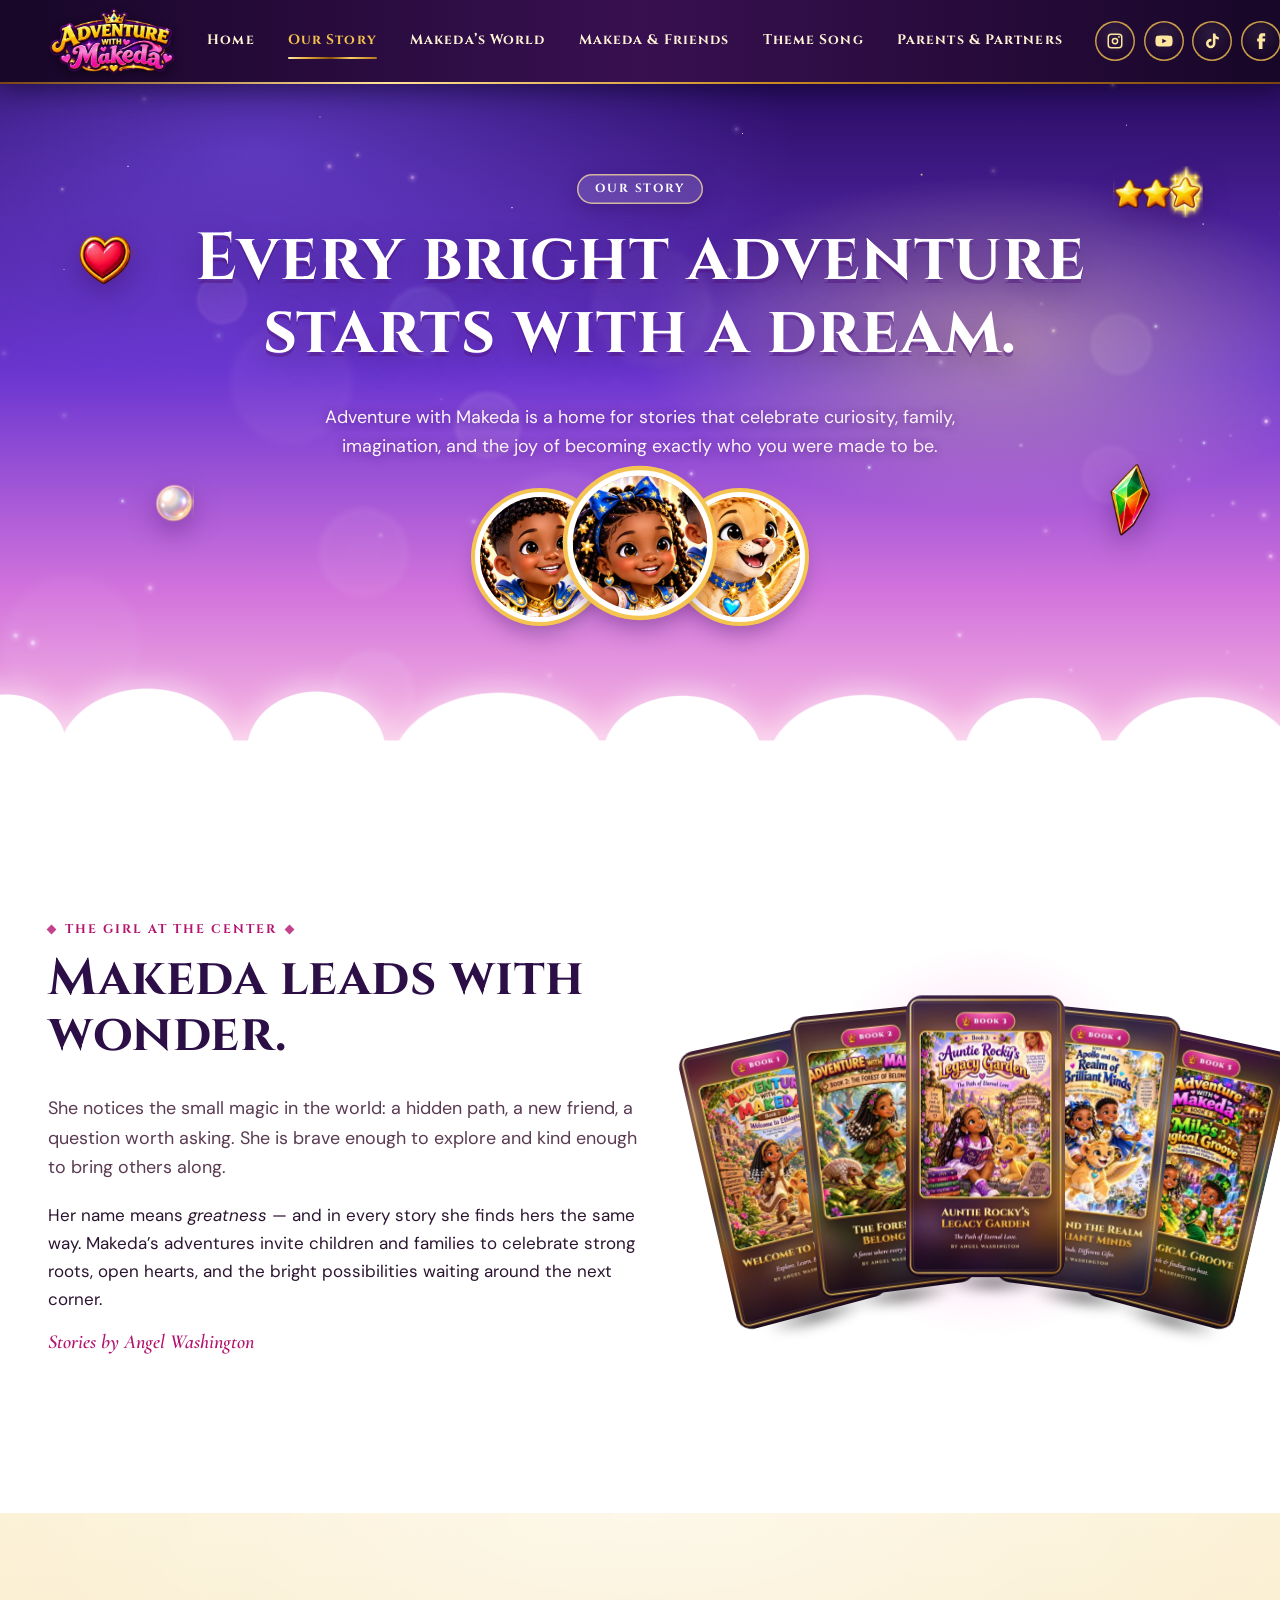
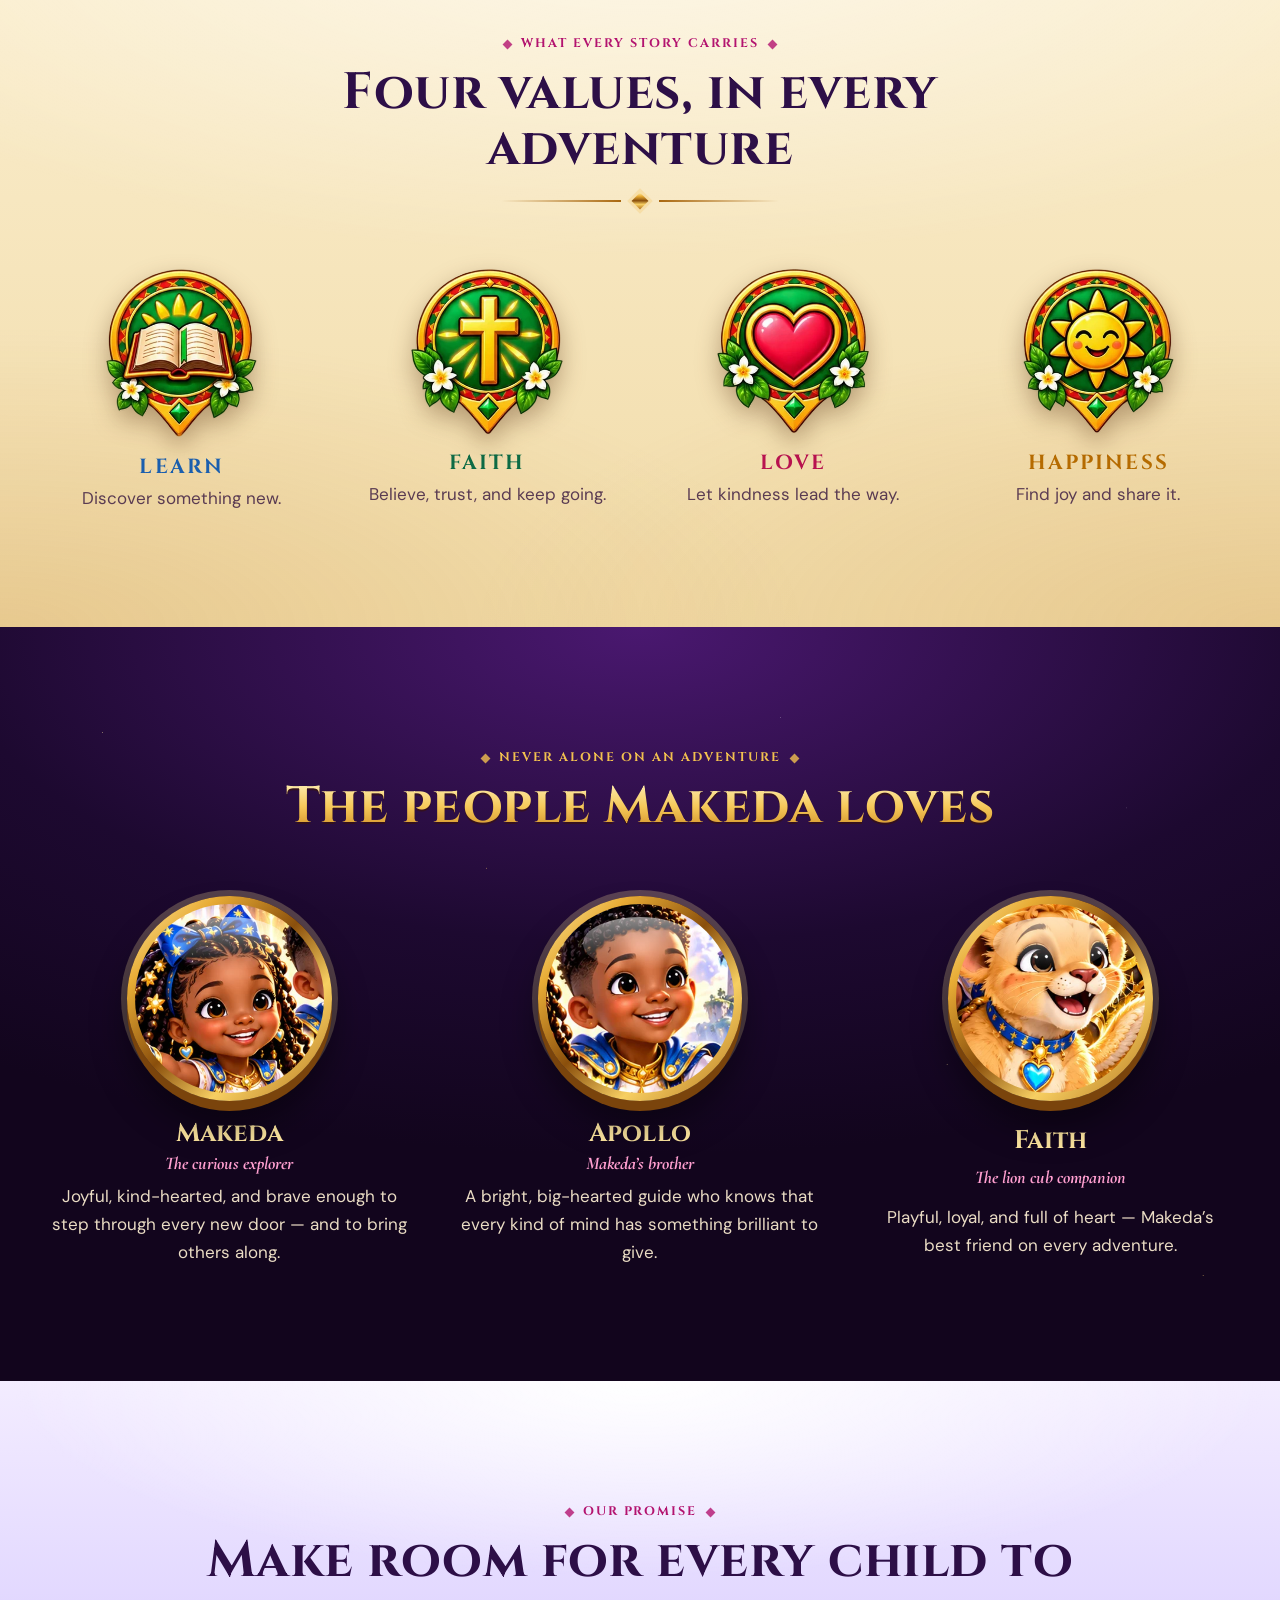
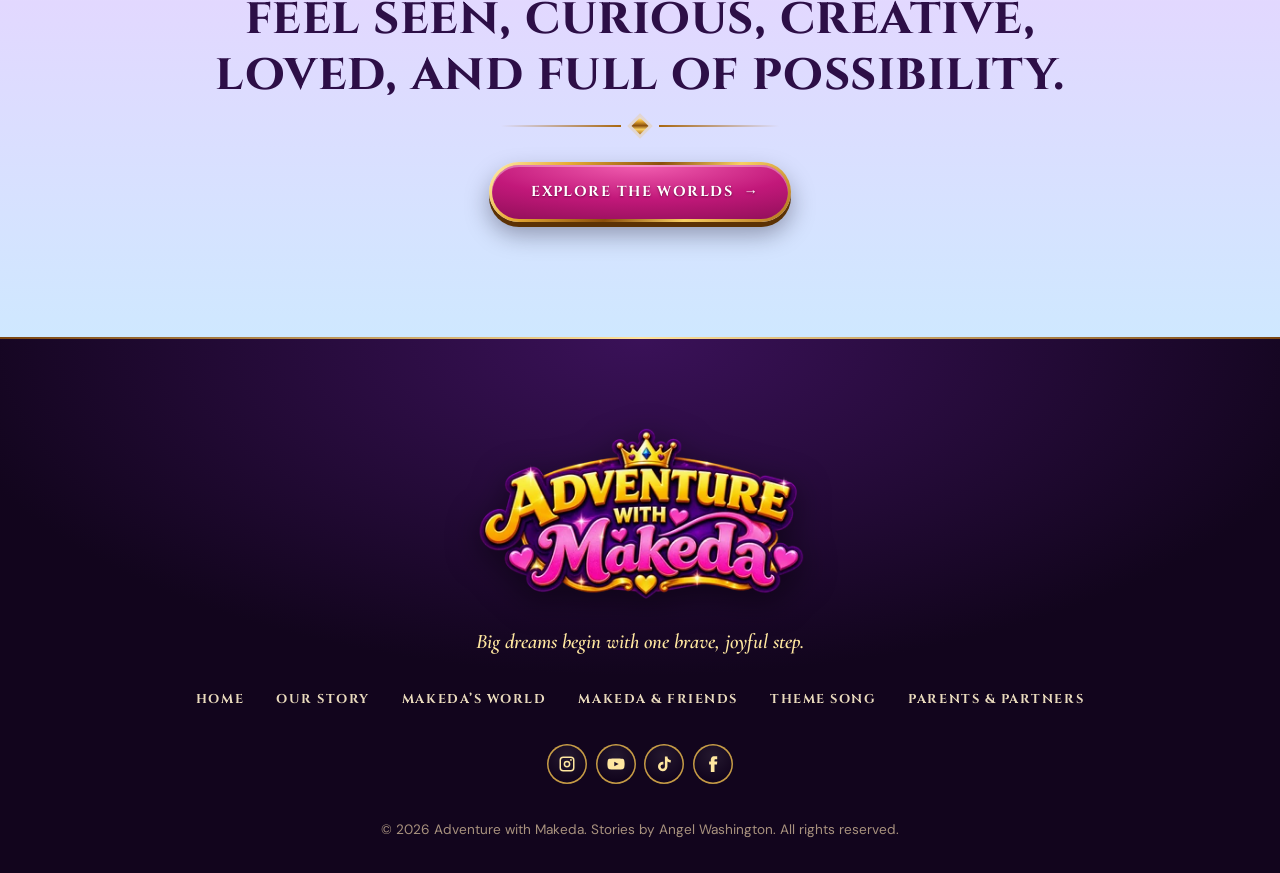
<file: story.html>
<!doctype html>
<html lang="en">
<head>
<meta charset="utf-8">
<meta name="viewport" content="width=device-width, initial-scale=1, viewport-fit=cover">
<title>Our Story | Adventure with Makeda</title>
<meta name="description" content="Meet Makeda, her brother Apollo, and Faith the lion cub — and the heart behind Adventure with Makeda.">
<meta name="robots" content="index, follow, max-image-preview:large, max-snippet:-1, max-video-preview:-1">
<link rel="canonical" href="https://adventurewithmakeda.com/story.html">
<meta name="author" content="Angel Washington">
<meta name="theme-color" content="#2a0d63">
<meta property="og:type" content="website">
<meta property="og:site_name" content="Adventure with Makeda">
<meta property="og:locale" content="en_US">
<meta property="og:url" content="https://adventurewithmakeda.com/story.html">
<meta property="og:title" content="Our Story | Adventure with Makeda">
<meta property="og:description" content="Meet Makeda, her brother Apollo, and Faith the lion cub — and the heart behind Adventure with Makeda.">
<meta property="og:image" content="https://adventurewithmakeda.com/assets/og-image.jpg">
<meta property="og:image:width" content="1200">
<meta property="og:image:height" content="630">
<meta property="og:image:alt" content="Adventure with Makeda logo beside the five storybook covers.">
<meta name="twitter:card" content="summary_large_image">
<meta name="twitter:title" content="Our Story | Adventure with Makeda">
<meta name="twitter:description" content="Meet Makeda, her brother Apollo, and Faith the lion cub — and the heart behind Adventure with Makeda.">
<meta name="twitter:image" content="https://adventurewithmakeda.com/assets/og-image.jpg">
<link rel="alternate" type="text/plain" href="https://adventurewithmakeda.com/llms.txt" title="LLM summary">
<link rel="sitemap" type="application/xml" href="https://adventurewithmakeda.com/sitemap.xml">
<script type="application/ld+json">{"@context":"https://schema.org","@graph":[{"@type":"Organization","@id":"https://adventurewithmakeda.com/#org","name":"Adventure with Makeda","url":"https://adventurewithmakeda.com/","logo":"https://adventurewithmakeda.com/assets/logo-1200.webp","image":"https://adventurewithmakeda.com/assets/og-image.jpg","description":"A family-centered children’s story world about Makeda, a curious, joyful, kind-hearted girl.","founder":{"@id":"https://adventurewithmakeda.com/#author"}},{"@type":"Person","@id":"https://adventurewithmakeda.com/#author","name":"Angel Washington","jobTitle":"Author"},{"@type":"AboutPage","url":"https://adventurewithmakeda.com/story.html","name":"Our Story"},{"@type":"BreadcrumbList","itemListElement":[{"@type":"ListItem","position":1,"name":"Home","item":"https://adventurewithmakeda.com/"},{"@type":"ListItem","position":2,"name":"Our Story","item":"https://adventurewithmakeda.com/story.html"}]}]}</script>
<link rel="icon" href="favicon.png" type="image/png" sizes="64x64">
<link rel="manifest" href="manifest.json">
<link rel="preconnect" href="https://fonts.googleapis.com">
<link rel="preconnect" href="https://fonts.gstatic.com" crossorigin>
<link rel="stylesheet" href="https://fonts.googleapis.com/css2?family=Cinzel:wght@600;700;800&amp;family=Cormorant+Garamond:ital,wght@0,500;0,600;1,600;1,700&amp;family=DM+Sans:wght@400;500;700&amp;display=swap">

<link rel="stylesheet" href="styles.css?v=2ea5c3f3">
<script>document.documentElement.classList.add('js')</script>
</head>
<body>
<a class="skip" href="#main">Skip to content</a>
<header class="site-head">
  <div class="wrap">
    <a class="brand" href="index.html" aria-label="Adventure with Makeda — home">
      <img src="assets/logo-360.webp" srcset="assets/logo-360.webp 360w, assets/logo-720.webp 720w, assets/logo-1200.webp 1200w" sizes="128px" width="128" height="66" alt="">
    </a>
    <button class="menu-toggle" type="button" aria-expanded="false" aria-controls="primary-nav">
      <span class="bars" aria-hidden="true"><i></i><i></i><i></i></span><span class="label">Menu</span>
    </button>
    <nav class="primary-nav" id="primary-nav" aria-label="Main">
      <ul><li><a href="index.html">Home</a></li><li><a href="story.html" aria-current="page">Our Story</a></li><li><a href="world.html">Makeda&rsquo;s World</a></li><li><a href="characters.html">Makeda &amp; Friends</a></li><li><a href="song.html">Theme Song</a></li><li><a href="parents.html">Parents &amp; Partners</a></li></ul>
      <ul class="social" aria-label="Follow Makeda"><li><a href="https://www.instagram.com/" target="_blank" rel="noopener" aria-label="Adventure with Makeda on Instagram"><svg viewBox="0 0 24 24" aria-hidden="true" focusable="false"><path d="M7 2h10a5 5 0 0 1 5 5v10a5 5 0 0 1-5 5H7a5 5 0 0 1-5-5V7a5 5 0 0 1 5-5zm0 2a3 3 0 0 0-3 3v10a3 3 0 0 0 3 3h10a3 3 0 0 0 3-3V7a3 3 0 0 0-3-3H7zm5 3.5a4.5 4.5 0 1 1 0 9 4.5 4.5 0 0 1 0-9zm0 2a2.5 2.5 0 1 0 0 5 2.5 2.5 0 0 0 0-5zm5.3-4.1a1.2 1.2 0 1 1 0 2.4 1.2 1.2 0 0 1 0-2.4z"/></svg></a></li><li><a href="https://www.youtube.com/" target="_blank" rel="noopener" aria-label="Adventure with Makeda on YouTube"><svg viewBox="0 0 24 24" aria-hidden="true" focusable="false"><path d="M23 7.2a3 3 0 0 0-2.1-2.1C19 4.6 12 4.6 12 4.6s-7 0-8.9.5A3 3 0 0 0 1 7.2 31 31 0 0 0 .5 12a31 31 0 0 0 .5 4.8 3 3 0 0 0 2.1 2.1c1.9.5 8.9.5 8.9.5s7 0 8.9-.5a3 3 0 0 0 2.1-2.1 31 31 0 0 0 .5-4.8 31 31 0 0 0-.5-4.8zM9.7 15.1V8.9l5.8 3.1-5.8 3.1z"/></svg></a></li><li><a href="https://www.tiktok.com/" target="_blank" rel="noopener" aria-label="Adventure with Makeda on TikTok"><svg viewBox="0 0 24 24" aria-hidden="true" focusable="false"><path d="M16.6 2h-3.4v13.4a2.9 2.9 0 1 1-2.9-2.9c.3 0 .6 0 .9.1V9.1a6.3 6.3 0 1 0 5.4 6.3V8.6a8 8 0 0 0 4.4 1.3V6.5a4.5 4.5 0 0 1-4.4-4.5z"/></svg></a></li><li><a href="https://www.facebook.com/" target="_blank" rel="noopener" aria-label="Adventure with Makeda on Facebook"><svg viewBox="0 0 24 24" aria-hidden="true" focusable="false"><path d="M14 8.5V6.6c0-.9.6-1.1 1-1.1h2.6V1.6L14 1.5c-4 0-4.9 3-4.9 4.9v2.1H6.8v4h2.3v10h4.9v-10h3.3l.4-4H14z"/></svg></a></li></ul>
    </nav>
    <ul class="social" aria-label="Follow Adventure with Makeda"><li><a href="https://www.instagram.com/" target="_blank" rel="noopener" aria-label="Adventure with Makeda on Instagram"><svg viewBox="0 0 24 24" aria-hidden="true" focusable="false"><path d="M7 2h10a5 5 0 0 1 5 5v10a5 5 0 0 1-5 5H7a5 5 0 0 1-5-5V7a5 5 0 0 1 5-5zm0 2a3 3 0 0 0-3 3v10a3 3 0 0 0 3 3h10a3 3 0 0 0 3-3V7a3 3 0 0 0-3-3H7zm5 3.5a4.5 4.5 0 1 1 0 9 4.5 4.5 0 0 1 0-9zm0 2a2.5 2.5 0 1 0 0 5 2.5 2.5 0 0 0 0-5zm5.3-4.1a1.2 1.2 0 1 1 0 2.4 1.2 1.2 0 0 1 0-2.4z"/></svg></a></li><li><a href="https://www.youtube.com/" target="_blank" rel="noopener" aria-label="Adventure with Makeda on YouTube"><svg viewBox="0 0 24 24" aria-hidden="true" focusable="false"><path d="M23 7.2a3 3 0 0 0-2.1-2.1C19 4.6 12 4.6 12 4.6s-7 0-8.9.5A3 3 0 0 0 1 7.2 31 31 0 0 0 .5 12a31 31 0 0 0 .5 4.8 3 3 0 0 0 2.1 2.1c1.9.5 8.9.5 8.9.5s7 0 8.9-.5a3 3 0 0 0 2.1-2.1 31 31 0 0 0 .5-4.8 31 31 0 0 0-.5-4.8zM9.7 15.1V8.9l5.8 3.1-5.8 3.1z"/></svg></a></li><li><a href="https://www.tiktok.com/" target="_blank" rel="noopener" aria-label="Adventure with Makeda on TikTok"><svg viewBox="0 0 24 24" aria-hidden="true" focusable="false"><path d="M16.6 2h-3.4v13.4a2.9 2.9 0 1 1-2.9-2.9c.3 0 .6 0 .9.1V9.1a6.3 6.3 0 1 0 5.4 6.3V8.6a8 8 0 0 0 4.4 1.3V6.5a4.5 4.5 0 0 1-4.4-4.5z"/></svg></a></li><li><a href="https://www.facebook.com/" target="_blank" rel="noopener" aria-label="Adventure with Makeda on Facebook"><svg viewBox="0 0 24 24" aria-hidden="true" focusable="false"><path d="M14 8.5V6.6c0-.9.6-1.1 1-1.1h2.6V1.6L14 1.5c-4 0-4.9 3-4.9 4.9v2.1H6.8v4h2.3v10h4.9v-10h3.3l.4-4H14z"/></svg></a></li></ul>
  </div>
</header>
<main id="main">

<section class="sky sky-page" aria-labelledby="story-title">
  <div class="stars-layer" aria-hidden="true"></div>
  <img class="floaty " src="assets/deco-heart.webp" alt="" aria-hidden="true" style="left:6%;top:22%;--s:56px;--t:5.5s">
  <img class="floaty " src="assets/deco-stars.webp" alt="" aria-hidden="true" style="right:6%;top:12%;--s:90px;--t:7s;--dl:-1s">
  <img class="floaty hide-m" src="assets/deco-gem-green.webp" alt="" aria-hidden="true" style="right:10%;bottom:34%;--s:44px;--t:6s;--dl:-3s">
  <img class="floaty hide-m" src="assets/deco-pearl.webp" alt="" aria-hidden="true" style="left:12%;bottom:36%;--s:40px;--t:5s;--dl:-2s">
  <div class="wrap" style="position:relative;z-index:1">
    <p class="welcome">Our story</p>
    <h1 id="story-title" class="display-xl">Every bright adventure starts with a dream.</h1>
    <p class="lede">Adventure with Makeda is a home for stories that celebrate curiosity, family, imagination, and the joy of becoming exactly who you were made to be.</p>
    <div class="cameo-strip" aria-hidden="true">
      <img src="assets/cameo-apollo.webp" alt="" width="320" height="320">
      <img src="assets/cameo-makeda.webp" alt="" width="320" height="320">
      <img src="assets/cameo-faith.webp" alt="" width="320" height="320">
    </div>
  </div>
  <div class="clouds" aria-hidden="true"></div>
</section>
<section class="section" style="background:#fff" aria-labelledby="wonder-title">
  <div class="wrap feature flip">
    <div class="shelf shelf5" aria-label="Adventure with Makeda books 1 to 5">
      <div class="shelf-glow" aria-hidden="true"></div>
      <figure class="book f1 b1" style="aspect-ratio:9 / 16"><div class="cover"><img src="assets/book1-card-v2-720.webp" srcset="assets/book1-card-v2-360.webp 360w, assets/book1-card-v2-720.webp 720w" sizes="(max-width: 860px) 100px, 190px" width="720" height="1280" loading="lazy" decoding="async" alt="Book 1: Welcome to Ethiopia. Makeda points toward a golden city and waterfalls, walking beside Faith, her lion cub."></div></figure><figure class="book f2 b2" style="aspect-ratio:9 / 16"><div class="cover"><img src="assets/book2-card-v2-720.webp" srcset="assets/book2-card-v2-360.webp 360w, assets/book2-card-v2-720.webp 720w" sizes="(max-width: 860px) 100px, 190px" width="720" height="1280" loading="lazy" decoding="async" alt="Book 2: The Forest of Belonging. Makeda walks a mossy branch with a compass, a hummingbird, a pangolin and an otter."></div></figure><figure class="book f3 b3" style="aspect-ratio:9 / 16"><div class="cover"><img src="assets/book3-card-v2-720.webp" srcset="assets/book3-card-v2-360.webp 360w, assets/book3-card-v2-720.webp 720w" sizes="(max-width: 860px) 100px, 190px" width="720" height="1280" loading="lazy" decoding="async" alt="Book 3: Auntie Rocky&rsquo;s Legacy Garden, The Path of Eternal Love. Makeda writes in her journal in a blooming garden with Faith."></div></figure><figure class="book f4 b4" style="aspect-ratio:9 / 16"><div class="cover"><img src="assets/book4-card-v2-720.webp" srcset="assets/book4-card-v2-360.webp 360w, assets/book4-card-v2-720.webp 720w" sizes="(max-width: 860px) 100px, 190px" width="720" height="1280" loading="lazy" decoding="async" alt="Book 4: Apollo and the Realm of Brilliant Minds. Makeda and her brother Apollo ride Faith, a winged lion cub, over floating islands."></div></figure><figure class="book f5 b5" style="aspect-ratio:9 / 16"><div class="cover"><img src="assets/book5-card-v2-720.webp" srcset="assets/book5-card-v2-360.webp 360w, assets/book5-card-v2-720.webp 720w" sizes="(max-width: 860px) 100px, 190px" width="720" height="1280" loading="lazy" decoding="async" alt="Book 5: Milo&rsquo;s Magical Groove. Makeda and her cousin Milo dance on a glowing treehouse stage full of music notes and forest friends."></div></figure>
    </div>
    <div class="reveal">
      <p class="eyebrow">The girl at the center</p>
      <h2 id="wonder-title" class="display-l" style="color:var(--plum-800)">Makeda leads with wonder.</h2>
      <p class="lede" style="color:var(--ink-soft)">She notices the small magic in the world: a hidden path, a new friend, a question worth asking. She is brave enough to explore and kind enough to bring others along.</p>
      <p>Her name means <em>greatness</em> &mdash; and in every story she finds hers the same way. Makeda&rsquo;s adventures invite children and families to celebrate strong roots, open hearts, and the bright possibilities waiting around the next corner.</p>
      <p class="byline" style="color:var(--magenta)">Stories by Angel Washington</p>
    </div>
  </div>
</section>

<section class="section parchment" aria-labelledby="values2-title">
  <div class="wrap">
    <header class="section-head reveal">
      <p class="eyebrow">What every story carries</p>
      <h2 id="values2-title" class="display-l">Four values, in every adventure</h2>
      <div class="flourish" aria-hidden="true"><span></span></div>
    </header>
    
<ul class="values-list" data-stagger>
  <li class="value learn reveal"><div class="medal"><img src="assets/value-learn.webp" width="293" height="324" alt="" loading="lazy" decoding="async"></div><h3>Learn</h3><p>Discover something new.</p></li>
  <li class="value faith reveal"><div class="medal"><img src="assets/value-faith.webp" width="297" height="322" alt="" loading="lazy" decoding="async"></div><h3>Faith</h3><p>Believe, trust, and keep going.</p></li>
  <li class="value love reveal"><div class="medal"><img src="assets/value-love.webp" width="293" height="317" alt="" loading="lazy" decoding="async"></div><h3>Love</h3><p>Let kindness lead the way.</p></li>
  <li class="value happiness reveal"><div class="medal"><img src="assets/value-happiness.webp" width="290" height="314" alt="" loading="lazy" decoding="async"></div><h3>Happiness</h3><p>Find joy and share it.</p></li>
</ul>
  </div>
</section>

<section class="section plum starfield on-dark" aria-labelledby="family2-title">
  <div class="wrap">
    <header class="section-head reveal">
      <p class="eyebrow">Never alone on an adventure</p>
      <h2 id="family2-title" class="display-l gold-type">The people Makeda loves</h2>
    </header>
    
<ul class="family-row" data-stagger>
  <li class="cameo reveal"><div class="ring"><img src="assets/cameo-makeda.webp" width="320" height="320" alt="Makeda, smiling, with a blue star bow in her beaded braids." loading="lazy" decoding="async"></div>
    <h3>Makeda</h3><p class="role">The curious explorer</p><p>Joyful, kind-hearted, and brave enough to step through every new door &mdash; and to bring others along.</p></li>
  <li class="cameo reveal"><div class="ring"><img src="assets/cameo-apollo.webp" width="320" height="320" alt="Apollo, Makeda&rsquo;s brother, grinning in a blue and gold cape." loading="lazy" decoding="async"></div>
    <h3>Apollo</h3><p class="role">Makeda&rsquo;s brother</p><p>A bright, big-hearted guide who knows that every kind of mind has something brilliant to give.</p></li>
  <li class="cameo reveal"><div class="ring"><img src="assets/cameo-faith.webp" width="320" height="320" alt="Faith, a golden lion cub with a blue heart pendant, laughing." loading="lazy" decoding="async"></div>
    <h3>Faith</h3><p class="role">The lion cub companion</p><p>Playful, loyal, and full of heart &mdash; Makeda&rsquo;s best friend on every adventure.</p></li>
</ul>
  </div>
</section>

<section class="section map-section" aria-labelledby="promise-title">
  <div class="wrap center reveal" style="max-width:900px">
    <p class="eyebrow">Our promise</p>
    <h2 id="promise-title" class="display-l" style="color:var(--plum-800)">Make room for every child to feel seen, curious, creative, loved, and full of possibility.</h2>
    <div class="flourish" aria-hidden="true"><span></span></div>
    <div class="actions"><a class="btn btn-jewel btn-lg" href="world.html"><span class="gloss" aria-hidden="true"></span>Explore the worlds <span class="arrow" aria-hidden="true">&rarr;</span></a></div>
  </div>
</section>
</main>
<footer class="site-foot">
  <div class="wrap">
    <a class="foot-logo" href="index.html" aria-label="Adventure with Makeda — home">
      <img src="assets/logo-720.webp" srcset="assets/logo-360.webp 360w, assets/logo-720.webp 720w, assets/logo-1200.webp 1200w" sizes="330px" width="330" height="171" alt="" loading="lazy" decoding="async">
    </a>
    <p class="foot-tag">Big dreams begin with one brave, joyful step.</p>
    <nav class="foot-nav" aria-label="Footer"><ul><li><a href="index.html">Home</a></li><li><a href="story.html">Our Story</a></li><li><a href="world.html">Makeda&rsquo;s World</a></li><li><a href="characters.html">Makeda &amp; Friends</a></li><li><a href="song.html">Theme Song</a></li><li><a href="parents.html">Parents &amp; Partners</a></li></ul></nav>
    <ul class="social" aria-label="Follow Adventure with Makeda"><li><a href="https://www.instagram.com/" target="_blank" rel="noopener" aria-label="Adventure with Makeda on Instagram"><svg viewBox="0 0 24 24" aria-hidden="true" focusable="false"><path d="M7 2h10a5 5 0 0 1 5 5v10a5 5 0 0 1-5 5H7a5 5 0 0 1-5-5V7a5 5 0 0 1 5-5zm0 2a3 3 0 0 0-3 3v10a3 3 0 0 0 3 3h10a3 3 0 0 0 3-3V7a3 3 0 0 0-3-3H7zm5 3.5a4.5 4.5 0 1 1 0 9 4.5 4.5 0 0 1 0-9zm0 2a2.5 2.5 0 1 0 0 5 2.5 2.5 0 0 0 0-5zm5.3-4.1a1.2 1.2 0 1 1 0 2.4 1.2 1.2 0 0 1 0-2.4z"/></svg></a></li><li><a href="https://www.youtube.com/" target="_blank" rel="noopener" aria-label="Adventure with Makeda on YouTube"><svg viewBox="0 0 24 24" aria-hidden="true" focusable="false"><path d="M23 7.2a3 3 0 0 0-2.1-2.1C19 4.6 12 4.6 12 4.6s-7 0-8.9.5A3 3 0 0 0 1 7.2 31 31 0 0 0 .5 12a31 31 0 0 0 .5 4.8 3 3 0 0 0 2.1 2.1c1.9.5 8.9.5 8.9.5s7 0 8.9-.5a3 3 0 0 0 2.1-2.1 31 31 0 0 0 .5-4.8 31 31 0 0 0-.5-4.8zM9.7 15.1V8.9l5.8 3.1-5.8 3.1z"/></svg></a></li><li><a href="https://www.tiktok.com/" target="_blank" rel="noopener" aria-label="Adventure with Makeda on TikTok"><svg viewBox="0 0 24 24" aria-hidden="true" focusable="false"><path d="M16.6 2h-3.4v13.4a2.9 2.9 0 1 1-2.9-2.9c.3 0 .6 0 .9.1V9.1a6.3 6.3 0 1 0 5.4 6.3V8.6a8 8 0 0 0 4.4 1.3V6.5a4.5 4.5 0 0 1-4.4-4.5z"/></svg></a></li><li><a href="https://www.facebook.com/" target="_blank" rel="noopener" aria-label="Adventure with Makeda on Facebook"><svg viewBox="0 0 24 24" aria-hidden="true" focusable="false"><path d="M14 8.5V6.6c0-.9.6-1.1 1-1.1h2.6V1.6L14 1.5c-4 0-4.9 3-4.9 4.9v2.1H6.8v4h2.3v10h4.9v-10h3.3l.4-4H14z"/></svg></a></li></ul>
    <small>&copy; 2026 Adventure with Makeda. Stories by Angel Washington. All rights reserved.</small>
  </div>
</footer>
<script src="site.js?v=2ea5c3f3" defer></script>
<script src="enchant.js?v=2ea5c3f3" defer></script>
</body>
</html>
</file>
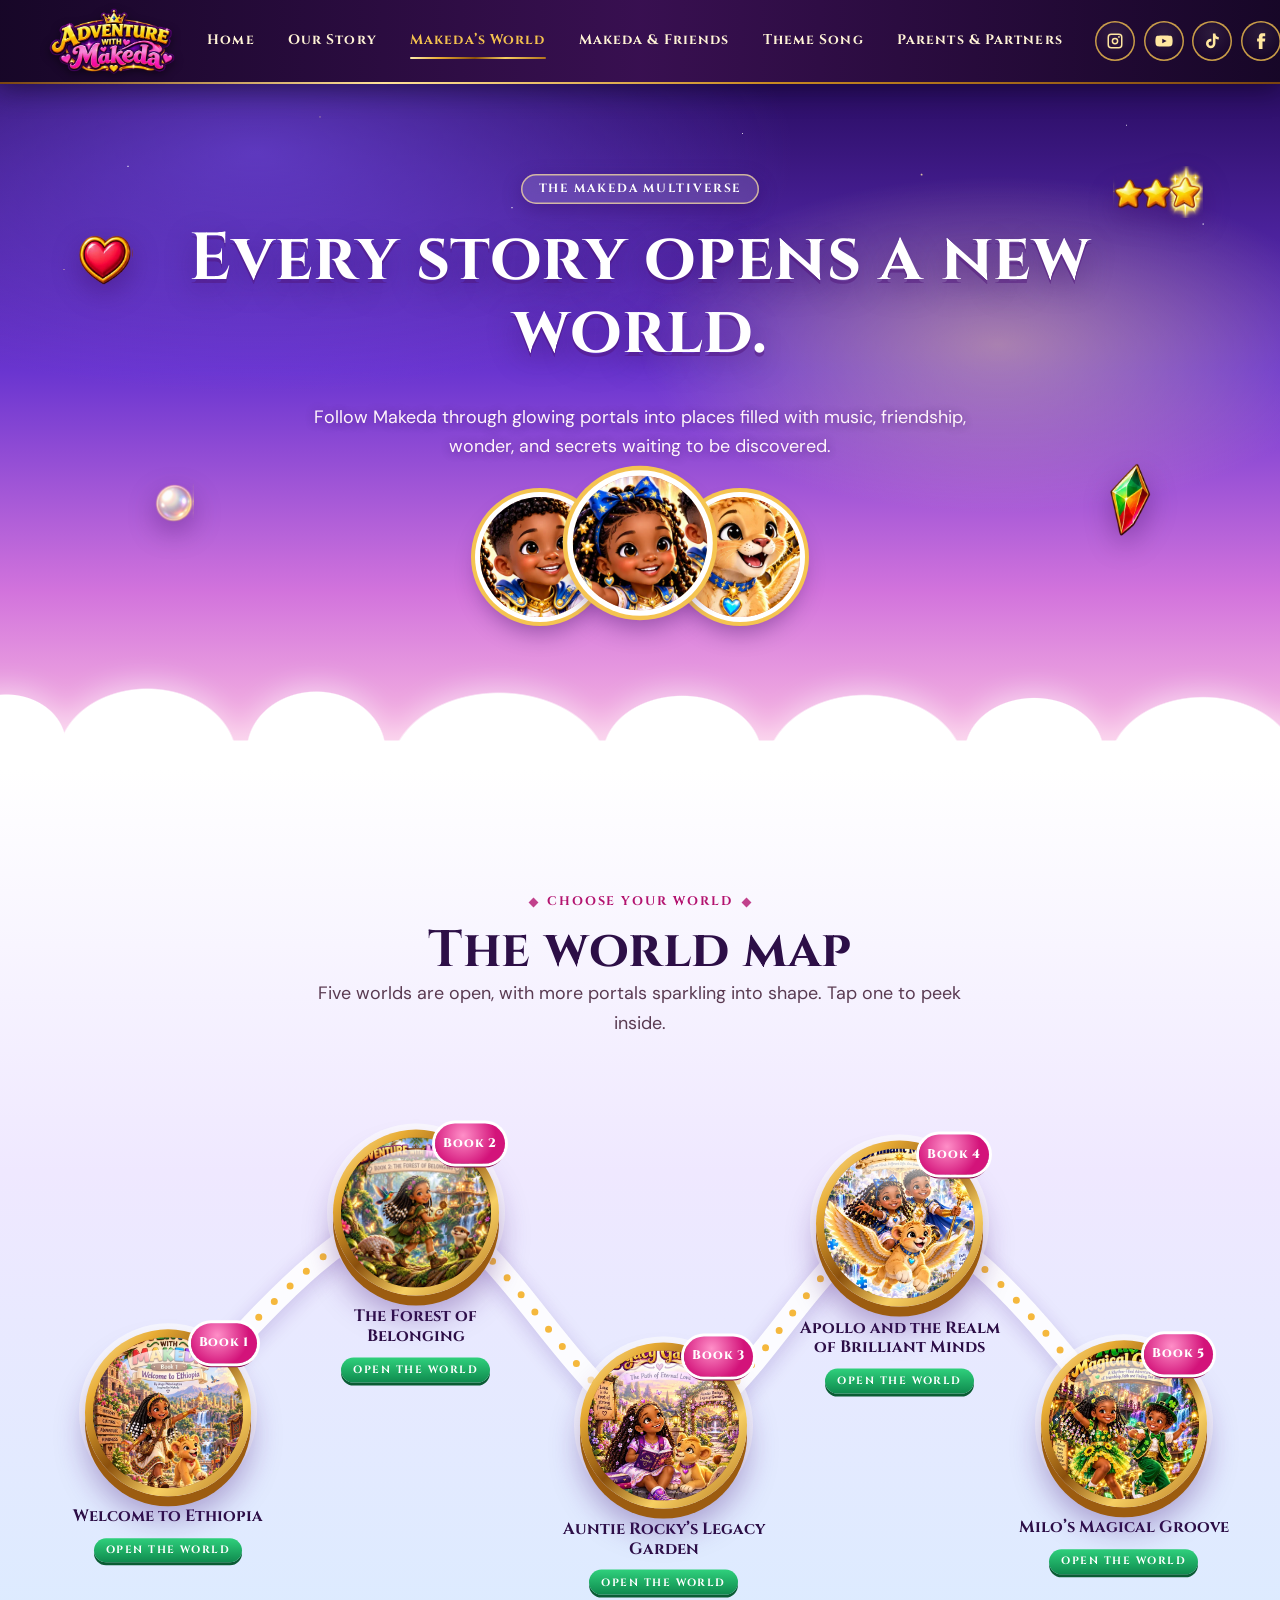
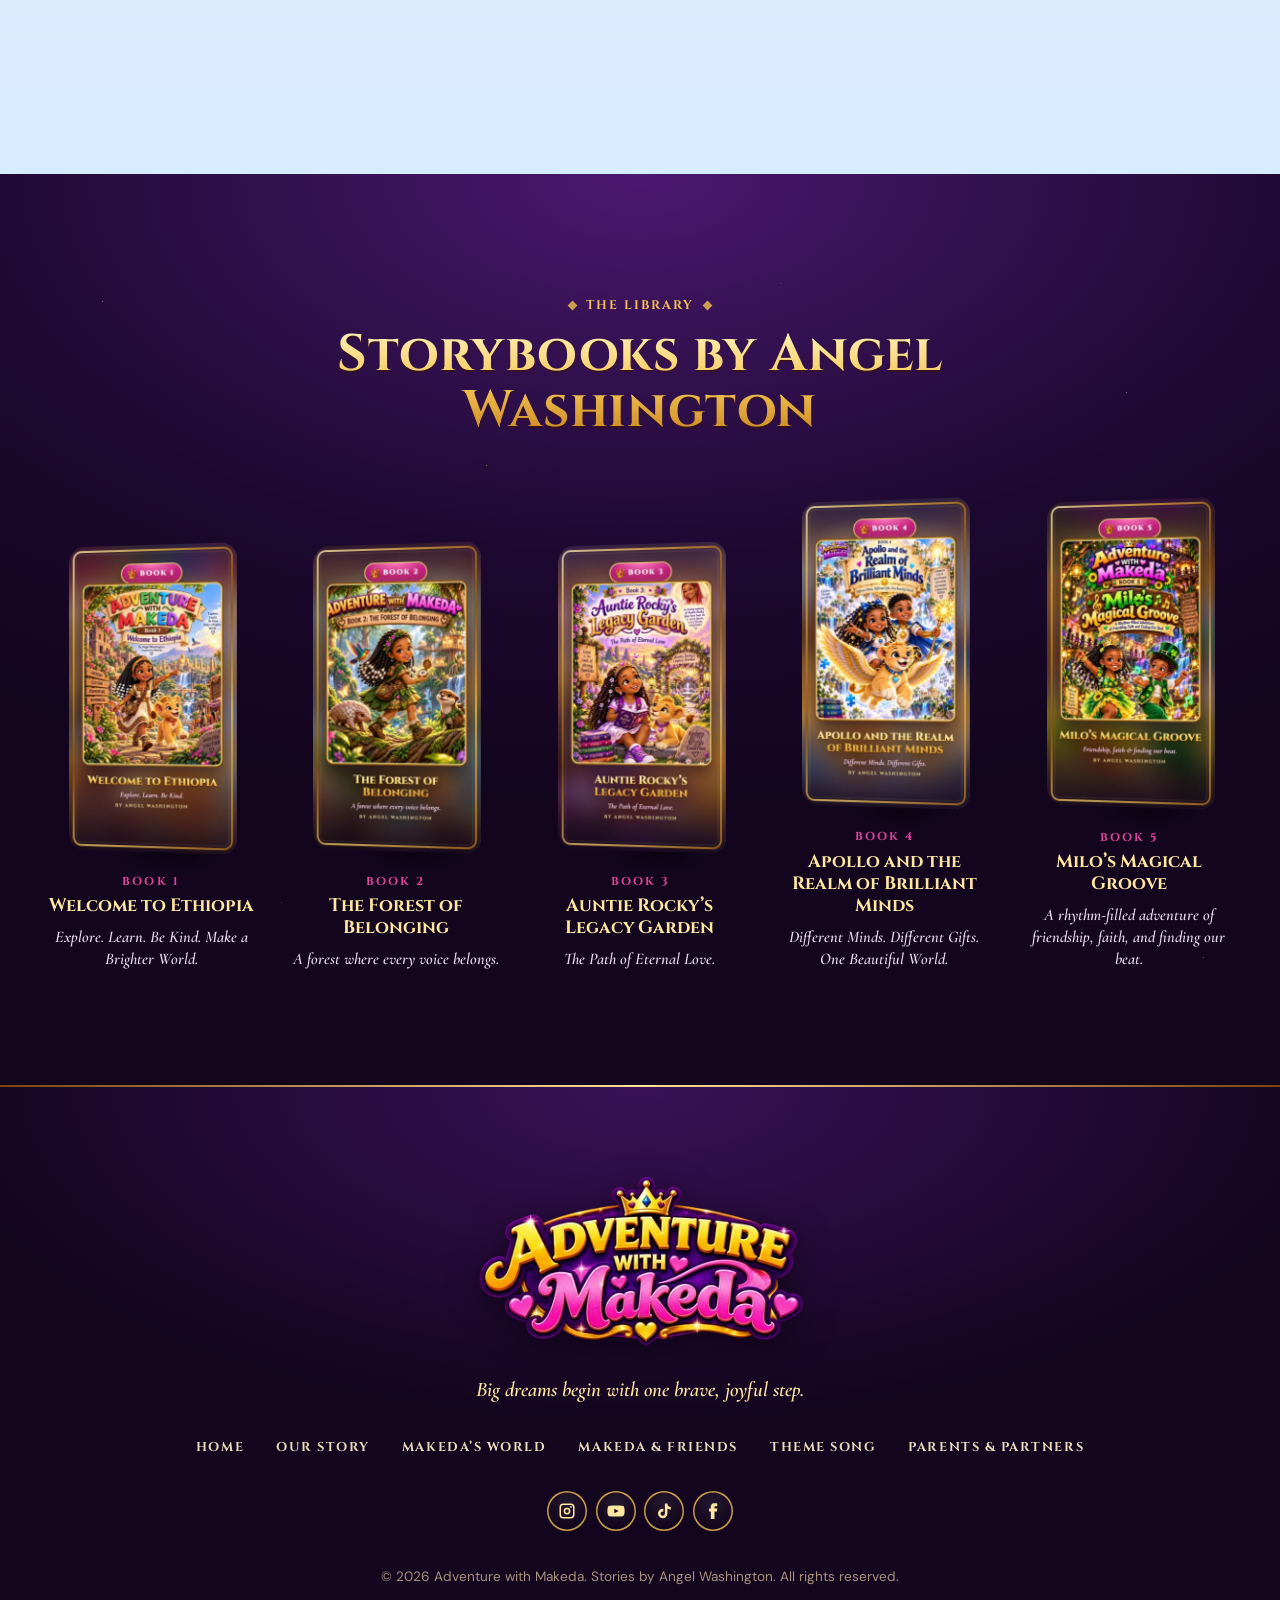
<file: world.html>
<!doctype html>
<html lang="en">
<head>
<meta charset="utf-8">
<meta name="viewport" content="width=device-width, initial-scale=1, viewport-fit=cover">
<title>The Multiverse | Adventure with Makeda</title>
<meta name="description" content="Explore all five worlds of Adventure with Makeda: Welcome to Ethiopia, The Forest of Belonging, Auntie Rocky’s Legacy Garden, The Realm of Brilliant Minds, and Milo’s Magical Groove.">
<meta name="robots" content="index, follow, max-image-preview:large, max-snippet:-1, max-video-preview:-1">
<link rel="canonical" href="https://adventurewithmakeda.com/world.html">
<meta name="author" content="Angel Washington">
<meta name="theme-color" content="#2a0d63">
<meta property="og:type" content="website">
<meta property="og:site_name" content="Adventure with Makeda">
<meta property="og:locale" content="en_US">
<meta property="og:url" content="https://adventurewithmakeda.com/world.html">
<meta property="og:title" content="The Multiverse | Adventure with Makeda">
<meta property="og:description" content="Explore all five worlds of Adventure with Makeda: Welcome to Ethiopia, The Forest of Belonging, Auntie Rocky’s Legacy Garden, The Realm of Brilliant Minds, and Milo’s Magical Groove.">
<meta property="og:image" content="https://adventurewithmakeda.com/assets/og-image.jpg">
<meta property="og:image:width" content="1200">
<meta property="og:image:height" content="630">
<meta property="og:image:alt" content="Adventure with Makeda logo beside the five storybook covers.">
<meta name="twitter:card" content="summary_large_image">
<meta name="twitter:title" content="The Multiverse | Adventure with Makeda">
<meta name="twitter:description" content="Explore all five worlds of Adventure with Makeda: Welcome to Ethiopia, The Forest of Belonging, Auntie Rocky’s Legacy Garden, The Realm of Brilliant Minds, and Milo’s Magical Groove.">
<meta name="twitter:image" content="https://adventurewithmakeda.com/assets/og-image.jpg">
<link rel="alternate" type="text/plain" href="https://adventurewithmakeda.com/llms.txt" title="LLM summary">
<link rel="sitemap" type="application/xml" href="https://adventurewithmakeda.com/sitemap.xml">
<script type="application/ld+json">{"@context":"https://schema.org","@graph":[{"@type":"Organization","@id":"https://adventurewithmakeda.com/#org","name":"Adventure with Makeda","url":"https://adventurewithmakeda.com/","logo":"https://adventurewithmakeda.com/assets/logo-1200.webp","image":"https://adventurewithmakeda.com/assets/og-image.jpg","description":"A family-centered children’s story world about Makeda, a curious, joyful, kind-hearted girl.","founder":{"@id":"https://adventurewithmakeda.com/#author"}},{"@type":"Person","@id":"https://adventurewithmakeda.com/#author","name":"Angel Washington","jobTitle":"Author"},{"@type":"BookSeries","@id":"https://adventurewithmakeda.com/#series","name":"Adventure with Makeda","author":{"@id":"https://adventurewithmakeda.com/#author"},"hasPart":[{"@type":"Book","name":"Welcome to Ethiopia","position":1,"author":{"@id":"https://adventurewithmakeda.com/#author"},"image":"https://adventurewithmakeda.com/assets/book1-card-v2-720.webp","description":"Book 1: Welcome to Ethiopia. Makeda points toward a golden city and waterfalls, walking beside Faith, her lion cub."},{"@type":"Book","name":"The Forest of Belonging","position":2,"author":{"@id":"https://adventurewithmakeda.com/#author"},"image":"https://adventurewithmakeda.com/assets/book2-card-v2-720.webp","description":"Book 2: The Forest of Belonging. Makeda walks a mossy branch with a compass, a hummingbird, a pangolin and an otter."},{"@type":"Book","name":"Auntie Rocky’s Legacy Garden","position":3,"author":{"@id":"https://adventurewithmakeda.com/#author"},"image":"https://adventurewithmakeda.com/assets/book3-card-v2-720.webp","description":"Book 3: Auntie Rocky’s Legacy Garden, The Path of Eternal Love. Makeda writes in her journal in a blooming garden with Faith."},{"@type":"Book","name":"Apollo and the Realm of Brilliant Minds","position":4,"author":{"@id":"https://adventurewithmakeda.com/#author"},"image":"https://adventurewithmakeda.com/assets/book4-card-v2-720.webp","description":"Book 4: Apollo and the Realm of Brilliant Minds. Makeda and her brother Apollo ride Faith, a winged lion cub, over floating islands."},{"@type":"Book","name":"Milo’s Magical Groove","position":5,"author":{"@id":"https://adventurewithmakeda.com/#author"},"image":"https://adventurewithmakeda.com/assets/book5-card-v2-720.webp","description":"Book 5: Milo’s Magical Groove. Makeda and her cousin Milo dance on a glowing treehouse stage full of music notes and forest friends."}]},{"@type":"BreadcrumbList","itemListElement":[{"@type":"ListItem","position":1,"name":"Home","item":"https://adventurewithmakeda.com/"},{"@type":"ListItem","position":2,"name":"Makeda’s World","item":"https://adventurewithmakeda.com/world.html"}]}]}</script>
<link rel="icon" href="favicon.png" type="image/png" sizes="64x64">
<link rel="manifest" href="manifest.json">
<link rel="preconnect" href="https://fonts.googleapis.com">
<link rel="preconnect" href="https://fonts.gstatic.com" crossorigin>
<link rel="stylesheet" href="https://fonts.googleapis.com/css2?family=Cinzel:wght@600;700;800&amp;family=Cormorant+Garamond:ital,wght@0,500;0,600;1,600;1,700&amp;family=DM+Sans:wght@400;500;700&amp;display=swap">

<link rel="stylesheet" href="styles.css?v=2ea5c3f3">
<script>document.documentElement.classList.add('js')</script>
</head>
<body>
<a class="skip" href="#main">Skip to content</a>
<header class="site-head">
  <div class="wrap">
    <a class="brand" href="index.html" aria-label="Adventure with Makeda — home">
      <img src="assets/logo-360.webp" srcset="assets/logo-360.webp 360w, assets/logo-720.webp 720w, assets/logo-1200.webp 1200w" sizes="128px" width="128" height="66" alt="">
    </a>
    <button class="menu-toggle" type="button" aria-expanded="false" aria-controls="primary-nav">
      <span class="bars" aria-hidden="true"><i></i><i></i><i></i></span><span class="label">Menu</span>
    </button>
    <nav class="primary-nav" id="primary-nav" aria-label="Main">
      <ul><li><a href="index.html">Home</a></li><li><a href="story.html">Our Story</a></li><li><a href="world.html" aria-current="page">Makeda&rsquo;s World</a></li><li><a href="characters.html">Makeda &amp; Friends</a></li><li><a href="song.html">Theme Song</a></li><li><a href="parents.html">Parents &amp; Partners</a></li></ul>
      <ul class="social" aria-label="Follow Makeda"><li><a href="https://www.instagram.com/" target="_blank" rel="noopener" aria-label="Adventure with Makeda on Instagram"><svg viewBox="0 0 24 24" aria-hidden="true" focusable="false"><path d="M7 2h10a5 5 0 0 1 5 5v10a5 5 0 0 1-5 5H7a5 5 0 0 1-5-5V7a5 5 0 0 1 5-5zm0 2a3 3 0 0 0-3 3v10a3 3 0 0 0 3 3h10a3 3 0 0 0 3-3V7a3 3 0 0 0-3-3H7zm5 3.5a4.5 4.5 0 1 1 0 9 4.5 4.5 0 0 1 0-9zm0 2a2.5 2.5 0 1 0 0 5 2.5 2.5 0 0 0 0-5zm5.3-4.1a1.2 1.2 0 1 1 0 2.4 1.2 1.2 0 0 1 0-2.4z"/></svg></a></li><li><a href="https://www.youtube.com/" target="_blank" rel="noopener" aria-label="Adventure with Makeda on YouTube"><svg viewBox="0 0 24 24" aria-hidden="true" focusable="false"><path d="M23 7.2a3 3 0 0 0-2.1-2.1C19 4.6 12 4.6 12 4.6s-7 0-8.9.5A3 3 0 0 0 1 7.2 31 31 0 0 0 .5 12a31 31 0 0 0 .5 4.8 3 3 0 0 0 2.1 2.1c1.9.5 8.9.5 8.9.5s7 0 8.9-.5a3 3 0 0 0 2.1-2.1 31 31 0 0 0 .5-4.8 31 31 0 0 0-.5-4.8zM9.7 15.1V8.9l5.8 3.1-5.8 3.1z"/></svg></a></li><li><a href="https://www.tiktok.com/" target="_blank" rel="noopener" aria-label="Adventure with Makeda on TikTok"><svg viewBox="0 0 24 24" aria-hidden="true" focusable="false"><path d="M16.6 2h-3.4v13.4a2.9 2.9 0 1 1-2.9-2.9c.3 0 .6 0 .9.1V9.1a6.3 6.3 0 1 0 5.4 6.3V8.6a8 8 0 0 0 4.4 1.3V6.5a4.5 4.5 0 0 1-4.4-4.5z"/></svg></a></li><li><a href="https://www.facebook.com/" target="_blank" rel="noopener" aria-label="Adventure with Makeda on Facebook"><svg viewBox="0 0 24 24" aria-hidden="true" focusable="false"><path d="M14 8.5V6.6c0-.9.6-1.1 1-1.1h2.6V1.6L14 1.5c-4 0-4.9 3-4.9 4.9v2.1H6.8v4h2.3v10h4.9v-10h3.3l.4-4H14z"/></svg></a></li></ul>
    </nav>
    <ul class="social" aria-label="Follow Adventure with Makeda"><li><a href="https://www.instagram.com/" target="_blank" rel="noopener" aria-label="Adventure with Makeda on Instagram"><svg viewBox="0 0 24 24" aria-hidden="true" focusable="false"><path d="M7 2h10a5 5 0 0 1 5 5v10a5 5 0 0 1-5 5H7a5 5 0 0 1-5-5V7a5 5 0 0 1 5-5zm0 2a3 3 0 0 0-3 3v10a3 3 0 0 0 3 3h10a3 3 0 0 0 3-3V7a3 3 0 0 0-3-3H7zm5 3.5a4.5 4.5 0 1 1 0 9 4.5 4.5 0 0 1 0-9zm0 2a2.5 2.5 0 1 0 0 5 2.5 2.5 0 0 0 0-5zm5.3-4.1a1.2 1.2 0 1 1 0 2.4 1.2 1.2 0 0 1 0-2.4z"/></svg></a></li><li><a href="https://www.youtube.com/" target="_blank" rel="noopener" aria-label="Adventure with Makeda on YouTube"><svg viewBox="0 0 24 24" aria-hidden="true" focusable="false"><path d="M23 7.2a3 3 0 0 0-2.1-2.1C19 4.6 12 4.6 12 4.6s-7 0-8.9.5A3 3 0 0 0 1 7.2 31 31 0 0 0 .5 12a31 31 0 0 0 .5 4.8 3 3 0 0 0 2.1 2.1c1.9.5 8.9.5 8.9.5s7 0 8.9-.5a3 3 0 0 0 2.1-2.1 31 31 0 0 0 .5-4.8 31 31 0 0 0-.5-4.8zM9.7 15.1V8.9l5.8 3.1-5.8 3.1z"/></svg></a></li><li><a href="https://www.tiktok.com/" target="_blank" rel="noopener" aria-label="Adventure with Makeda on TikTok"><svg viewBox="0 0 24 24" aria-hidden="true" focusable="false"><path d="M16.6 2h-3.4v13.4a2.9 2.9 0 1 1-2.9-2.9c.3 0 .6 0 .9.1V9.1a6.3 6.3 0 1 0 5.4 6.3V8.6a8 8 0 0 0 4.4 1.3V6.5a4.5 4.5 0 0 1-4.4-4.5z"/></svg></a></li><li><a href="https://www.facebook.com/" target="_blank" rel="noopener" aria-label="Adventure with Makeda on Facebook"><svg viewBox="0 0 24 24" aria-hidden="true" focusable="false"><path d="M14 8.5V6.6c0-.9.6-1.1 1-1.1h2.6V1.6L14 1.5c-4 0-4.9 3-4.9 4.9v2.1H6.8v4h2.3v10h4.9v-10h3.3l.4-4H14z"/></svg></a></li></ul>
  </div>
</header>
<main id="main">

<section class="sky sky-page" aria-labelledby="world-title">
  <div class="stars-layer" aria-hidden="true"></div>
  <img class="floaty " src="assets/deco-heart.webp" alt="" aria-hidden="true" style="left:6%;top:22%;--s:56px;--t:5.5s">
  <img class="floaty " src="assets/deco-stars.webp" alt="" aria-hidden="true" style="right:6%;top:12%;--s:90px;--t:7s;--dl:-1s">
  <img class="floaty hide-m" src="assets/deco-gem-green.webp" alt="" aria-hidden="true" style="right:10%;bottom:34%;--s:44px;--t:6s;--dl:-3s">
  <img class="floaty hide-m" src="assets/deco-pearl.webp" alt="" aria-hidden="true" style="left:12%;bottom:36%;--s:40px;--t:5s;--dl:-2s">
  <div class="wrap" style="position:relative;z-index:1">
    <p class="welcome">The Makeda Multiverse</p>
    <h1 id="world-title" class="display-xl">Every story opens a new world.</h1>
    <p class="lede">Follow Makeda through glowing portals into places filled with music, friendship, wonder, and secrets waiting to be discovered.</p>
    <div class="cameo-strip" aria-hidden="true">
      <img src="assets/cameo-apollo.webp" alt="" width="320" height="320">
      <img src="assets/cameo-makeda.webp" alt="" width="320" height="320">
      <img src="assets/cameo-faith.webp" alt="" width="320" height="320">
    </div>
  </div>
  <div class="clouds" aria-hidden="true"></div>
</section>
<section class="section map-section" id="worlds" aria-labelledby="worlds-title" style="background:linear-gradient(180deg,#fff 0%,#efe8ff 40%,#d6ecff 100%)">
  <div class="wrap">
    <header class="section-head reveal">
      <p class="eyebrow">Choose your world</p>
      <h2 id="worlds-title" class="display-l">The world map</h2>
      <p class="lede">Five worlds are open, with more portals sparkling into shape. Tap one to peek inside.</p>
    </header>
    <div class="map" data-map>
  <svg class="trail" aria-hidden="true"><path class="base"/><path class="dots"/></svg>
  <ol class="nodes" style="list-style:none;margin:0;padding:0" aria-label="Worlds of the Makeda Multiverse"><li class="node" style="--x:10%;--y:62%;--mx:30%;--my:8%;--dl:-0.0s"><button class="portal" type="button" data-world="ethiopia" aria-label="Book 1: Welcome to Ethiopia. Open this world."><span class="badge-num" aria-hidden="true">Book 1</span><img src="assets/book1-cover-480.webp" alt="" style="--op:48% 50%" loading="lazy" decoding="async"></button><span class="node-title">Welcome to Ethiopia</span><span class="node-tag">Open the world</span></li><li class="node" style="--x:31%;--y:28%;--mx:70%;--my:27%;--dl:-0.9s"><button class="portal" type="button" data-world="forest" aria-label="Book 2: The Forest of Belonging. Open this world."><span class="badge-num" aria-hidden="true">Book 2</span><img src="assets/book2-cover-v2-640.webp" alt="" style="--op:50% 55%" loading="lazy" decoding="async"></button><span class="node-title">The Forest of Belonging</span><span class="node-tag">Open the world</span></li><li class="node" style="--x:52%;--y:66%;--mx:32%;--my:47%;--dl:-1.8s"><button class="portal" type="button" data-world="garden" aria-label="Book 3: Auntie Rocky&rsquo;s Legacy Garden. Open this world."><span class="badge-num" aria-hidden="true">Book 3</span><img src="assets/book3-cover-480.webp" alt="" style="--op:42% 55%" loading="lazy" decoding="async"></button><span class="node-title">Auntie Rocky&rsquo;s Legacy Garden</span><span class="node-tag">Open the world</span></li><li class="node" style="--x:72%;--y:30%;--mx:68%;--my:67%;--dl:-2.7s"><button class="portal" type="button" data-world="realm" aria-label="Book 4: Apollo and the Realm of Brilliant Minds. Open this world."><span class="badge-num" aria-hidden="true">Book 4</span><img src="assets/book4-cover-480.webp" alt="" style="--op:50% 52%" loading="lazy" decoding="async"></button><span class="node-title">Apollo and the Realm of Brilliant Minds</span><span class="node-tag">Open the world</span></li><li class="node" style="--x:91%;--y:64%;--mx:34%;--my:88%;--dl:-3.6s"><button class="portal" type="button" data-world="milo" aria-label="Book 5: Milo&rsquo;s Magical Groove. Open this world."><span class="badge-num" aria-hidden="true">Book 5</span><img src="assets/book5-cover-480.webp" alt="" style="--op:50% 60%" loading="lazy" decoding="async"></button><span class="node-title">Milo&rsquo;s Magical Groove</span><span class="node-tag">Open the world</span></li></ol>
</div>
  </div>
</section>

<section class="section plum starfield on-dark" aria-labelledby="library-title">
  <div class="wrap">
    <header class="section-head reveal">
      <p class="eyebrow">The library</p>
      <h2 id="library-title" class="display-l gold-type">Storybooks by Angel Washington</h2>
    </header>
    <ol class="library" data-stagger>
      <li class="reveal"><button class="lib-book" type="button" data-world="ethiopia" aria-label="Book 1: Welcome to Ethiopia. Open this world.">
        <span class="lib-stage"><figure class="book b1" style="aspect-ratio:9 / 16"><div class="cover"><img src="assets/book1-card-v2-720.webp" srcset="assets/book1-card-v2-360.webp 360w, assets/book1-card-v2-720.webp 720w" sizes="(max-width: 860px) 42vw, 250px" width="720" height="1280" loading="lazy" decoding="async" alt="Book 1: Welcome to Ethiopia. Makeda points toward a golden city and waterfalls, walking beside Faith, her lion cub."></div></figure></span>
        <span class="lib-num">Book 1</span><span class="lib-title">Welcome to Ethiopia</span><span class="lib-tag">Explore. Learn. Be Kind. Make a Brighter World.</span>
      </button></li><li class="reveal"><button class="lib-book" type="button" data-world="forest" aria-label="Book 2: The Forest of Belonging. Open this world.">
        <span class="lib-stage"><figure class="book b2" style="aspect-ratio:9 / 16"><div class="cover"><img src="assets/book2-card-v2-720.webp" srcset="assets/book2-card-v2-360.webp 360w, assets/book2-card-v2-720.webp 720w" sizes="(max-width: 860px) 42vw, 250px" width="720" height="1280" loading="lazy" decoding="async" alt="Book 2: The Forest of Belonging. Makeda walks a mossy branch with a compass, a hummingbird, a pangolin and an otter."></div></figure></span>
        <span class="lib-num">Book 2</span><span class="lib-title">The Forest of Belonging</span><span class="lib-tag">A forest where every voice belongs.</span>
      </button></li><li class="reveal"><button class="lib-book" type="button" data-world="garden" aria-label="Book 3: Auntie Rocky&rsquo;s Legacy Garden. Open this world.">
        <span class="lib-stage"><figure class="book b3" style="aspect-ratio:9 / 16"><div class="cover"><img src="assets/book3-card-v2-720.webp" srcset="assets/book3-card-v2-360.webp 360w, assets/book3-card-v2-720.webp 720w" sizes="(max-width: 860px) 42vw, 250px" width="720" height="1280" loading="lazy" decoding="async" alt="Book 3: Auntie Rocky&rsquo;s Legacy Garden, The Path of Eternal Love. Makeda writes in her journal in a blooming garden with Faith."></div></figure></span>
        <span class="lib-num">Book 3</span><span class="lib-title">Auntie Rocky&rsquo;s Legacy Garden</span><span class="lib-tag">The Path of Eternal Love.</span>
      </button></li><li class="reveal"><button class="lib-book" type="button" data-world="realm" aria-label="Book 4: Apollo and the Realm of Brilliant Minds. Open this world.">
        <span class="lib-stage"><figure class="book b4" style="aspect-ratio:9 / 16"><div class="cover"><img src="assets/book4-card-v2-720.webp" srcset="assets/book4-card-v2-360.webp 360w, assets/book4-card-v2-720.webp 720w" sizes="(max-width: 860px) 42vw, 250px" width="720" height="1280" loading="lazy" decoding="async" alt="Book 4: Apollo and the Realm of Brilliant Minds. Makeda and her brother Apollo ride Faith, a winged lion cub, over floating islands."></div></figure></span>
        <span class="lib-num">Book 4</span><span class="lib-title">Apollo and the Realm of Brilliant Minds</span><span class="lib-tag">Different Minds. Different Gifts. One Beautiful World.</span>
      </button></li><li class="reveal"><button class="lib-book" type="button" data-world="milo" aria-label="Book 5: Milo&rsquo;s Magical Groove. Open this world.">
        <span class="lib-stage"><figure class="book b5" style="aspect-ratio:9 / 16"><div class="cover"><img src="assets/book5-card-v2-720.webp" srcset="assets/book5-card-v2-360.webp 360w, assets/book5-card-v2-720.webp 720w" sizes="(max-width: 860px) 42vw, 250px" width="720" height="1280" loading="lazy" decoding="async" alt="Book 5: Milo&rsquo;s Magical Groove. Makeda and her cousin Milo dance on a glowing treehouse stage full of music notes and forest friends."></div></figure></span>
        <span class="lib-num">Book 5</span><span class="lib-title">Milo&rsquo;s Magical Groove</span><span class="lib-tag">A rhythm-filled adventure of friendship, faith, and finding our beat.</span>
      </button></li>
    </ol>
  </div>
</section>
<dialog class="world-card" id="world-ethiopia" aria-labelledby="wd-ethiopia">
  <button class="world-close" type="button" data-close aria-label="Close">&times;</button>
  <div class="world-inner"><figure class="book b1" style="aspect-ratio:9 / 16"><div class="cover"><img src="assets/book1-card-v2-720.webp" srcset="assets/book1-card-v2-360.webp 360w, assets/book1-card-v2-720.webp 720w" sizes="(max-width: 860px) 56vw, 260px" width="720" height="1280" loading="lazy" decoding="async" alt="Book 1: Welcome to Ethiopia. Makeda points toward a golden city and waterfalls, walking beside Faith, her lion cub."></div></figure><div><p class="eyebrow">Book 1 &middot; by Angel Washington</p>
      <h2 id="wd-ethiopia">Welcome to Ethiopia</h2>
      <p class="tagline">Explore. Learn. Be Kind. Make a Brighter World.</p>
      <p>Makeda and Faith set out on their very first adventure, full of history, culture, kindness, and wonder.</p>
      <div class="actions"><a class="btn btn-jewel btn-lg" href="parents.html#partners"><span class="gloss" aria-hidden="true"></span>Ask about this book <span class="arrow" aria-hidden="true">&rarr;</span></a></div></div></div>
</dialog>
<dialog class="world-card" id="world-forest" aria-labelledby="wd-forest">
  <button class="world-close" type="button" data-close aria-label="Close">&times;</button>
  <div class="world-inner"><figure class="book b2" style="aspect-ratio:9 / 16"><div class="cover"><img src="assets/book2-card-v2-720.webp" srcset="assets/book2-card-v2-360.webp 360w, assets/book2-card-v2-720.webp 720w" sizes="(max-width: 860px) 56vw, 260px" width="720" height="1280" loading="lazy" decoding="async" alt="Book 2: The Forest of Belonging. Makeda walks a mossy branch with a compass, a hummingbird, a pangolin and an otter."></div></figure><div><p class="eyebrow">Book 2 &middot; by Angel Washington</p>
      <h2 id="wd-forest">The Forest of Belonging</h2>
      <p class="tagline">A forest where every voice belongs.</p>
      <p>A glowing compass leads Makeda into an enchanted forest full of new friends.</p>
      <div class="actions"><a class="btn btn-jewel btn-lg" href="parents.html#partners"><span class="gloss" aria-hidden="true"></span>Ask about this book <span class="arrow" aria-hidden="true">&rarr;</span></a></div></div></div>
</dialog>
<dialog class="world-card" id="world-garden" aria-labelledby="wd-garden">
  <button class="world-close" type="button" data-close aria-label="Close">&times;</button>
  <div class="world-inner"><figure class="book b3" style="aspect-ratio:9 / 16"><div class="cover"><img src="assets/book3-card-v2-720.webp" srcset="assets/book3-card-v2-360.webp 360w, assets/book3-card-v2-720.webp 720w" sizes="(max-width: 860px) 56vw, 260px" width="720" height="1280" loading="lazy" decoding="async" alt="Book 3: Auntie Rocky&rsquo;s Legacy Garden, The Path of Eternal Love. Makeda writes in her journal in a blooming garden with Faith."></div></figure><div><p class="eyebrow">Book 3 &middot; by Angel Washington</p>
      <h2 id="wd-garden">Auntie Rocky&rsquo;s Legacy Garden</h2>
      <p class="tagline">The Path of Eternal Love.</p>
      <p>In a garden in full bloom, Makeda discovers how love lives on in every lesson, every dream, and every heart.</p>
      <div class="actions"><a class="btn btn-jewel btn-lg" href="parents.html#partners"><span class="gloss" aria-hidden="true"></span>Ask about this book <span class="arrow" aria-hidden="true">&rarr;</span></a></div></div></div>
</dialog>
<dialog class="world-card" id="world-realm" aria-labelledby="wd-realm">
  <button class="world-close" type="button" data-close aria-label="Close">&times;</button>
  <div class="world-inner"><figure class="book b4" style="aspect-ratio:9 / 16"><div class="cover"><img src="assets/book4-card-v2-720.webp" srcset="assets/book4-card-v2-360.webp 360w, assets/book4-card-v2-720.webp 720w" sizes="(max-width: 860px) 56vw, 260px" width="720" height="1280" loading="lazy" decoding="async" alt="Book 4: Apollo and the Realm of Brilliant Minds. Makeda and her brother Apollo ride Faith, a winged lion cub, over floating islands."></div></figure><div><p class="eyebrow">Book 4 &middot; by Angel Washington</p>
      <h2 id="wd-realm">Apollo and the Realm of Brilliant Minds</h2>
      <p class="tagline">Different Minds. Different Gifts. One Beautiful World.</p>
      <p>Makeda, her brother Apollo, and Faith soar into a sky of floating islands where every kind of mind shines.</p>
      <div class="actions"><a class="btn btn-jewel btn-lg" href="parents.html#partners"><span class="gloss" aria-hidden="true"></span>Ask about this book <span class="arrow" aria-hidden="true">&rarr;</span></a></div></div></div>
</dialog>
<dialog class="world-card" id="world-milo" aria-labelledby="wd-milo">
  <button class="world-close" type="button" data-close aria-label="Close">&times;</button>
  <div class="world-inner"><figure class="book b5" style="aspect-ratio:9 / 16"><div class="cover"><img src="assets/book5-card-v2-720.webp" srcset="assets/book5-card-v2-360.webp 360w, assets/book5-card-v2-720.webp 720w" sizes="(max-width: 860px) 56vw, 260px" width="720" height="1280" loading="lazy" decoding="async" alt="Book 5: Milo&rsquo;s Magical Groove. Makeda and her cousin Milo dance on a glowing treehouse stage full of music notes and forest friends."></div></figure><div><p class="eyebrow">Book 5 &middot; by Angel Washington</p>
      <h2 id="wd-milo">Milo&rsquo;s Magical Groove</h2>
      <p class="tagline">A rhythm-filled adventure of friendship, faith, and finding our beat.</p>
      <p>Makeda and her cousin Milo light up a treehouse stage, where every beat, dance, and friend helps the whole forest find its groove.</p>
      <div class="actions"><a class="btn btn-jewel btn-lg" href="parents.html#partners"><span class="gloss" aria-hidden="true"></span>Ask about this book <span class="arrow" aria-hidden="true">&rarr;</span></a></div></div></div>
</dialog>
</main>
<footer class="site-foot">
  <div class="wrap">
    <a class="foot-logo" href="index.html" aria-label="Adventure with Makeda — home">
      <img src="assets/logo-720.webp" srcset="assets/logo-360.webp 360w, assets/logo-720.webp 720w, assets/logo-1200.webp 1200w" sizes="330px" width="330" height="171" alt="" loading="lazy" decoding="async">
    </a>
    <p class="foot-tag">Big dreams begin with one brave, joyful step.</p>
    <nav class="foot-nav" aria-label="Footer"><ul><li><a href="index.html">Home</a></li><li><a href="story.html">Our Story</a></li><li><a href="world.html">Makeda&rsquo;s World</a></li><li><a href="characters.html">Makeda &amp; Friends</a></li><li><a href="song.html">Theme Song</a></li><li><a href="parents.html">Parents &amp; Partners</a></li></ul></nav>
    <ul class="social" aria-label="Follow Adventure with Makeda"><li><a href="https://www.instagram.com/" target="_blank" rel="noopener" aria-label="Adventure with Makeda on Instagram"><svg viewBox="0 0 24 24" aria-hidden="true" focusable="false"><path d="M7 2h10a5 5 0 0 1 5 5v10a5 5 0 0 1-5 5H7a5 5 0 0 1-5-5V7a5 5 0 0 1 5-5zm0 2a3 3 0 0 0-3 3v10a3 3 0 0 0 3 3h10a3 3 0 0 0 3-3V7a3 3 0 0 0-3-3H7zm5 3.5a4.5 4.5 0 1 1 0 9 4.5 4.5 0 0 1 0-9zm0 2a2.5 2.5 0 1 0 0 5 2.5 2.5 0 0 0 0-5zm5.3-4.1a1.2 1.2 0 1 1 0 2.4 1.2 1.2 0 0 1 0-2.4z"/></svg></a></li><li><a href="https://www.youtube.com/" target="_blank" rel="noopener" aria-label="Adventure with Makeda on YouTube"><svg viewBox="0 0 24 24" aria-hidden="true" focusable="false"><path d="M23 7.2a3 3 0 0 0-2.1-2.1C19 4.6 12 4.6 12 4.6s-7 0-8.9.5A3 3 0 0 0 1 7.2 31 31 0 0 0 .5 12a31 31 0 0 0 .5 4.8 3 3 0 0 0 2.1 2.1c1.9.5 8.9.5 8.9.5s7 0 8.9-.5a3 3 0 0 0 2.1-2.1 31 31 0 0 0 .5-4.8 31 31 0 0 0-.5-4.8zM9.7 15.1V8.9l5.8 3.1-5.8 3.1z"/></svg></a></li><li><a href="https://www.tiktok.com/" target="_blank" rel="noopener" aria-label="Adventure with Makeda on TikTok"><svg viewBox="0 0 24 24" aria-hidden="true" focusable="false"><path d="M16.6 2h-3.4v13.4a2.9 2.9 0 1 1-2.9-2.9c.3 0 .6 0 .9.1V9.1a6.3 6.3 0 1 0 5.4 6.3V8.6a8 8 0 0 0 4.4 1.3V6.5a4.5 4.5 0 0 1-4.4-4.5z"/></svg></a></li><li><a href="https://www.facebook.com/" target="_blank" rel="noopener" aria-label="Adventure with Makeda on Facebook"><svg viewBox="0 0 24 24" aria-hidden="true" focusable="false"><path d="M14 8.5V6.6c0-.9.6-1.1 1-1.1h2.6V1.6L14 1.5c-4 0-4.9 3-4.9 4.9v2.1H6.8v4h2.3v10h4.9v-10h3.3l.4-4H14z"/></svg></a></li></ul>
    <small>&copy; 2026 Adventure with Makeda. Stories by Angel Washington. All rights reserved.</small>
  </div>
</footer>
<script src="site.js?v=2ea5c3f3" defer></script>
<script src="enchant.js?v=2ea5c3f3" defer></script>
</body>
</html>
</file>
<file: styles.css>
/* ==========================================================================
   Adventure with Makeda — storybook design system
   Art direction: Book 2 "The Forest of Belonging" illustration, framed in
   dimensional gold, royal plum, emerald and parchment.
   ========================================================================== */

:root {
  --plum-950: #12051d;
  --plum-900: #1d0930;
  --plum-800: #2d0f47;
  --plum-700: #45166a;
  --magenta: #b3136f;
  --magenta-hi: #e2439f;
  --emerald-950: #041f18;
  --emerald-900: #07352a;
  --emerald-700: #0e5c43;
  --leaf: #3f9a52;
  --gold: #f3c14f;
  --gold-hi: #ffe7a0;
  --gold-deep: #a9670f;
  --gold-shadow: #5c3204;
  --parchment: #f8e8c3;
  --parchment-deep: #ecd198;
  --ink: #2b1530;
  --ink-soft: #5a3b52;
  --cream: #fff5dc;

  --gold-metal: linear-gradient(135deg, #fff0b0 0%, #e8ac35 22%, #8a4f0c 48%, #f7cf62 70%, #b0701a 100%);
  --gold-text: linear-gradient(180deg, #fff3bf 0%, #f6c95a 48%, #c9831c 100%);

  --display: 'Cinzel', 'Trajan Pro', Georgia, serif;
  --story: 'Cormorant Garamond', Georgia, serif;
  --body: 'DM Sans', system-ui, sans-serif;

  --wrap: 1240px;
  --gutter: clamp(1rem, 4vw, 3rem);
  --header-h: 84px;
  --radius: 22px;
  --ease: cubic-bezier(.2, .8, .2, 1);
}

*, *::before, *::after { box-sizing: border-box; }
html { scroll-behavior: smooth; scroll-padding-top: calc(var(--header-h) + 12px); -webkit-text-size-adjust: 100%; }
body {
  margin: 0;
  font: 400 1.0625rem/1.65 var(--body);
  color: var(--ink);
  background: var(--plum-950);
  -webkit-font-smoothing: antialiased;
  text-rendering: optimizeLegibility;
}
img { display: block; max-width: 100%; height: auto; }
a { color: inherit; }
h1, h2, h3 { font-family: var(--display); font-weight: 700; line-height: 1.1; margin: 0; letter-spacing: .01em; }
p { margin: 0 0 1em; }
.wrap { width: min(100% - 2 * var(--gutter), var(--wrap)); margin-inline: auto; }
.sr-only { position: absolute !important; width: 1px; height: 1px; padding: 0; margin: -1px; overflow: hidden; clip: rect(0 0 0 0); white-space: nowrap; border: 0; }

:focus-visible { outline: 3px solid var(--gold-hi); outline-offset: 3px; border-radius: 6px; }
.skip { position: fixed; left: 1rem; top: -4rem; z-index: 200; padding: .75rem 1.1rem; border-radius: 999px; background: var(--gold-hi); color: var(--plum-900); font: 700 .85rem var(--body); text-decoration: none; transition: top .2s; }
.skip:focus { top: 1rem; }

/* ---------- shared type ---------- */
.eyebrow {
  display: inline-flex; align-items: center; gap: .6rem;
  margin: 0 0 .9rem;
  font: 700 .78rem/1 var(--display); letter-spacing: .16em; text-transform: uppercase;
  color: var(--magenta);
}
.eyebrow::before, .eyebrow::after { content: ""; width: 7px; height: 7px; background: currentColor; transform: rotate(45deg); opacity: .8; }
.on-dark .eyebrow { color: var(--gold); }
.display-xl { font-size: clamp(2.3rem, 5.2vw, 4.4rem); }
.display-l { font-size: clamp(2rem, 4vw, 3.4rem); }
.display-m { font-size: clamp(1.5rem, 2.6vw, 2.15rem); }
.gold-type {
  color: var(--gold);
  background: var(--gold-text); -webkit-background-clip: text; background-clip: text; -webkit-text-fill-color: transparent;
  filter: drop-shadow(0 2px 0 rgba(60, 20, 0, .55));
}
.lede { font-size: clamp(1.08rem, 1.4vw, 1.22rem); max-width: 38em; }
.story-quote { font: italic 600 clamp(1.5rem, 3vw, 2.4rem)/1.3 var(--story); margin: 0; }
.on-dark { color: #f6ead0; }
.center { text-align: center; }
.center .lede { margin-inline: auto; }

/* ornament divider (diamond + rules) */
.flourish { display: flex; align-items: center; justify-content: center; gap: .8rem; margin: 1.1rem auto 1.6rem; color: var(--gold-deep); }
.flourish::before, .flourish::after { content: ""; height: 2px; width: min(120px, 22vw); background: linear-gradient(90deg, transparent, currentColor); }
.flourish::after { transform: scaleX(-1); }
.flourish span { width: 12px; height: 12px; transform: rotate(45deg); background: var(--gold-metal); box-shadow: 0 0 0 3px rgba(243, 193, 79, .25); }
.on-dark .flourish { color: var(--gold); }

/* ---------- buttons ---------- */
.btn {
  --lift: 0px;
  display: inline-flex; align-items: center; justify-content: center; gap: .65rem;
  min-height: 52px; padding: .85rem 1.6rem;
  border: 0; border-radius: 999px; cursor: pointer;
  font: 700 .82rem/1 var(--display); letter-spacing: .1em; text-transform: uppercase; text-decoration: none;
  position: relative; isolation: isolate;
  transform: translateY(var(--lift));
  transition: transform .25s var(--ease), box-shadow .25s var(--ease), filter .25s;
}
.btn::before { /* gold bezel */
  content: ""; position: absolute; inset: 0; border-radius: inherit; z-index: -2;
  background: var(--gold-metal);
  box-shadow: 0 5px 0 var(--gold-shadow), 0 12px 24px rgba(10, 0, 20, .35);
}
.btn::after { /* jewel face */
  content: ""; position: absolute; inset: 3px; border-radius: inherit; z-index: -1;
}
.btn-jewel { color: #fff; text-shadow: 0 1px 2px rgba(60, 0, 30, .6); }
.btn-jewel::after { background: radial-gradient(120% 140% at 50% 0%, #f25fb1 0%, #c2187a 45%, #7c0b4b 100%); box-shadow: inset 0 2px 0 rgba(255, 255, 255, .35); }
.btn-parchment { color: var(--plum-800); }
.btn-parchment::after { background: linear-gradient(180deg, #fff8e2, #f1d9a2); box-shadow: inset 0 2px 0 #fff; }
.btn-emerald { color: #fff7da; text-shadow: 0 1px 2px rgba(0, 30, 10, .6); }
.btn-emerald::after { background: radial-gradient(120% 140% at 50% 0%, #4fc27a 0%, #117048 50%, #06402b 100%); box-shadow: inset 0 2px 0 rgba(255, 255, 255, .3); }
.btn .arrow { transition: transform .25s var(--ease); }
@media (hover: hover) {
  .btn:hover { --lift: -3px; filter: brightness(1.07); }
  .btn:hover .arrow { transform: translateX(4px); }
}
.btn:active { --lift: 2px; }
.btn:active::before { box-shadow: 0 2px 0 var(--gold-shadow), 0 6px 12px rgba(10, 0, 20, .3); }
.actions { display: flex; flex-wrap: wrap; gap: 1rem; margin-top: 1.9rem; }
.center .actions { justify-content: center; }

.text-link {
  display: inline-flex; align-items: center; gap: .5rem;
  font: 700 .82rem/1 var(--display); letter-spacing: .12em; text-transform: uppercase; text-decoration: none;
  color: var(--magenta); padding: .5rem 0; border-bottom: 2px solid currentColor;
}
.on-dark .text-link { color: var(--gold); }
.text-link .arrow { transition: transform .25s var(--ease); }
.text-link:hover .arrow { transform: translateX(4px); }

/* ---------- gilded frames ---------- */
.frame {
  position: relative; margin: 0;
  padding: clamp(6px, .8vw, 10px);
  border-radius: var(--radius);
  background: var(--gold-metal);
  box-shadow: 0 2px 0 rgba(255, 240, 180, .6) inset, 0 24px 50px -14px rgba(8, 0, 20, .65), 0 0 0 1px rgba(80, 40, 0, .5);
}
.frame img { width: 100%; border-radius: calc(var(--radius) - 8px); box-shadow: 0 0 0 2px rgba(70, 30, 0, .55); }
.frame::after { /* inner jewel corners */
  content: ""; position: absolute; inset: -7px; pointer-events: none;
  background:
    radial-gradient(circle at 50% 50%, #ff7ac2 0 3px, #9d0f5c 4px 6px, transparent 7px) 0 0 / 14px 14px no-repeat,
    radial-gradient(circle at 50% 50%, #ff7ac2 0 3px, #9d0f5c 4px 6px, transparent 7px) 100% 0 / 14px 14px no-repeat,
    radial-gradient(circle at 50% 50%, #ff7ac2 0 3px, #9d0f5c 4px 6px, transparent 7px) 0 100% / 14px 14px no-repeat,
    radial-gradient(circle at 50% 50%, #ff7ac2 0 3px, #9d0f5c 4px 6px, transparent 7px) 100% 100% / 14px 14px no-repeat;
}
.frame figcaption {
  position: absolute; left: 50%; bottom: -1.1rem; transform: translateX(-50%);
  white-space: nowrap; padding: .55rem 1.2rem; border-radius: 999px;
  font: 700 .72rem/1 var(--display); letter-spacing: .14em; text-transform: uppercase; color: var(--plum-800);
  background: linear-gradient(180deg, #fff8e2, #efd49a); box-shadow: 0 0 0 2px var(--gold-deep), 0 8px 16px rgba(10, 0, 20, .35);
}
.frame-arch::after { display: none; }
.frame-arch, .frame-arch img { border-radius: 999px 999px var(--radius) var(--radius); }
.frame-arch img { border-radius: 999px 999px calc(var(--radius) - 8px) calc(var(--radius) - 8px); }

/* ==========================================================================
   Header
   ========================================================================== */
.site-head {
  position: sticky; top: 0; z-index: 50;
  height: var(--header-h);
  background: linear-gradient(90deg, rgba(24, 7, 40, .97), rgba(58, 16, 82, .97) 50%, rgba(24, 7, 40, .97));
  border-bottom: 2px solid transparent;
  border-image: linear-gradient(90deg, #7a4410, #ffe29a 30%, #c98a22 60%, #7a4410) 1;
  box-shadow: 0 6px 24px rgba(8, 0, 18, .45);
  backdrop-filter: saturate(1.2) blur(8px);
}
.site-head .wrap { height: 100%; display: flex; align-items: center; gap: clamp(1rem, 2.5vw, 2.5rem); width: min(100% - 2 * var(--gutter), 1400px); }
.brand { flex: none; display: block; line-height: 0; border-radius: 12px; transition: transform .3s var(--ease), filter .3s; }
.brand img { width: auto; height: 66px; aspect-ratio: 1708 / 886; filter: drop-shadow(0 3px 5px rgba(0, 0, 0, .45)); }
.brand:hover { transform: rotate(-1.5deg) scale(1.03); filter: brightness(1.06); }
.primary-nav { flex: 1; display: flex; justify-content: center; }
.primary-nav > ul:not(.social) { list-style: none; margin: 0; padding: 0; display: flex; gap: clamp(1.1rem, 2.6vw, 2.6rem); }
.primary-nav a {
  position: relative; display: block; padding: .7rem 0;
  font: 700 .86rem/1 var(--display); letter-spacing: .08em; color: #fff3d6; text-decoration: none; white-space: nowrap;
  transition: color .2s;
}
.primary-nav a::after {
  content: ""; position: absolute; left: 0; right: 0; bottom: 0; height: 2px; border-radius: 2px;
  background: var(--gold-metal); transform: scaleX(0); transition: transform .3s var(--ease);
}
.primary-nav a:hover, .primary-nav a[aria-current="page"] { color: var(--gold); }
.primary-nav a:hover::after, .primary-nav a[aria-current="page"]::after { transform: scaleX(1); }

.social { display: flex; gap: .55rem; list-style: none; margin: 0; padding: 0; }
.primary-nav .social { display: none; }
.social a {
  display: grid; place-items: center; width: 40px; height: 40px; border-radius: 50%;
  color: var(--gold-hi); background: radial-gradient(circle at 50% 30%, rgba(255, 255, 255, .08), transparent 70%);
  box-shadow: inset 0 0 0 1.5px rgba(243, 193, 79, .8);
  transition: transform .25s var(--ease), background .25s, color .25s, box-shadow .25s;
}
.social svg { width: 18px; height: 18px; fill: currentColor; }
.social a:hover, .social a:focus-visible { color: #fff; background: radial-gradient(circle at 50% 30%, #f25fb1, #a3105f); box-shadow: inset 0 0 0 1.5px var(--gold-hi), 0 0 16px rgba(226, 67, 159, .55); transform: translateY(-2px); }

.menu-toggle {
  display: none; margin-left: auto;
  align-items: center; gap: .6rem; min-height: 44px; padding: .5rem .9rem .5rem .8rem;
  border: 0; border-radius: 999px; cursor: pointer;
  background: rgba(255, 255, 255, .06); box-shadow: inset 0 0 0 1.5px var(--gold);
  color: var(--gold-hi); font: 700 .74rem/1 var(--display); letter-spacing: .14em; text-transform: uppercase;
}
.menu-toggle .bars { position: relative; width: 20px; height: 14px; }
.menu-toggle .bars i { position: absolute; left: 0; right: 0; height: 2px; border-radius: 2px; background: currentColor; transition: transform .3s var(--ease), opacity .2s; }
.menu-toggle .bars i:nth-child(1) { top: 0; }
.menu-toggle .bars i:nth-child(2) { top: 6px; }
.menu-toggle .bars i:nth-child(3) { top: 12px; }
.menu-toggle[aria-expanded="true"] .bars i:nth-child(1) { transform: translateY(6px) rotate(45deg); }
.menu-toggle[aria-expanded="true"] .bars i:nth-child(2) { opacity: 0; }
.menu-toggle[aria-expanded="true"] .bars i:nth-child(3) { transform: translateY(-6px) rotate(-45deg); }

/* ==========================================================================
   Hero (home)
   ========================================================================== */
.hero {
  position: relative; isolation: isolate; overflow: hidden;
  min-height: min(calc(100svh - var(--header-h)), 900px);
  display: grid; align-items: center;
  padding: clamp(3rem, 6vw, 5rem) 0 clamp(5rem, 8vw, 7rem);
}
.hero-bg, .page-hero-bg { position: absolute; inset: 0; z-index: -2; }
.hero-bg img, .page-hero-bg img { width: 100%; height: 100%; object-fit: cover; transform: scale(1.08); filter: saturate(1.15) blur(5px); }
.hero::before, .page-hero::before {
  content: ""; position: absolute; inset: 0; z-index: -1;
  background:
    radial-gradient(60% 70% at 72% 45%, rgba(255, 214, 120, .18), transparent 70%),
    linear-gradient(90deg, rgba(18, 5, 29, .94) 0%, rgba(29, 9, 48, .82) 38%, rgba(29, 9, 48, .35) 70%, rgba(18, 5, 29, .55) 100%),
    linear-gradient(0deg, rgba(18, 5, 29, .9) 0%, transparent 30%);
}
.sparkles { /* static glints, one gentle twinkle on load */
  position: absolute; inset: 0; z-index: -1; pointer-events: none; opacity: .75;
  background-image:
    radial-gradient(2px 2px at 12% 22%, #fff4c2, transparent 60%),
    radial-gradient(1.5px 1.5px at 28% 68%, #ffe39a, transparent 60%),
    radial-gradient(2.5px 2.5px at 56% 18%, #fff, transparent 60%),
    radial-gradient(1.5px 1.5px at 64% 78%, #ffd36b, transparent 60%),
    radial-gradient(2px 2px at 82% 30%, #fff4c2, transparent 60%),
    radial-gradient(1.5px 1.5px at 90% 62%, #ffe39a, transparent 60%),
    radial-gradient(2px 2px at 44% 44%, #ffd36b, transparent 60%),
    radial-gradient(1.5px 1.5px at 6% 84%, #fff, transparent 60%);
  animation: twinkle 3.2s ease-out 1 both;
}
@keyframes twinkle { 0% { opacity: 0; } 45% { opacity: 1; } 100% { opacity: .75; } }
.hero .hero-bg img { filter: saturate(1.25) blur(28px); transform: scale(1.25); }
.hero-grid { display: grid; grid-template-columns: 1.05fr .95fr; align-items: center; gap: clamp(2rem, 5vw, 5rem); }
.hero-logo { width: min(100%, 560px); margin: 0 0 1.1rem -1.5%; }
.hero-logo img { width: 100%; filter: drop-shadow(0 10px 22px rgba(0, 0, 0, .55)); }
.hero-tagline { font: 700 clamp(1.05rem, 1.7vw, 1.35rem)/1.35 var(--display); letter-spacing: .04em; margin: 0 0 1rem; }
.hero-copy .lede { color: #f1e1c4; max-width: 33em; }

/* 3D storybook */
.book-stage { display: grid; place-items: center; perspective: 1600px; }
.book {
  --ry: -20deg; --rx: 4deg;
  position: relative; width: min(100%, 470px); aspect-ratio: 1; margin: 0;
  transform-style: preserve-3d; transform: rotateY(var(--ry)) rotateX(var(--rx));
  transition: transform .8s var(--ease);
}
.book img, .book .cover { position: absolute; inset: 0; width: 100%; height: 100%; border-radius: 4px 14px 14px 4px; }
.book .cover { overflow: hidden; box-shadow: inset 6px 0 10px -4px rgba(0, 0, 0, .55), inset -1px 0 0 rgba(255, 255, 255, .25); }
.book .cover::after { /* glossy light pass */
  content: ""; position: absolute; inset: 0;
  background: linear-gradient(105deg, transparent 35%, rgba(255, 255, 255, .22) 48%, transparent 60%);
  transform: translateX(-120%); transition: transform 1.1s var(--ease);
}
.book::before { /* page block */
  content: ""; position: absolute; top: 2%; bottom: 2%; right: -3.5%; width: 7%;
  transform: rotateY(90deg) translateZ(0); transform-origin: left center;
  background: repeating-linear-gradient(90deg, #fff7e3 0 2px, #e6d3a8 2px 3px);
  border-radius: 0 3px 3px 0;
}
.book::after { /* floor shadow */
  content: ""; position: absolute; left: 6%; right: -4%; bottom: -9%; height: 12%;
  background: radial-gradient(50% 50% at 50% 50%, rgba(0, 0, 0, .55), transparent 70%);
  transform: translateZ(-40px); filter: blur(6px);
}
.book-caption { margin-top: 2.2rem; text-align: center; }
.book-caption strong { display: block; font: 700 .8rem/1.3 var(--display); letter-spacing: .16em; text-transform: uppercase; color: var(--gold); }
.book-caption span { font: italic 600 1.15rem var(--story); color: #f1e1c4; }
@media (hover: hover) {
  .book-stage:hover .book { --ry: -8deg; --rx: 2deg; }
  .book-stage:hover .book .cover::after { transform: translateX(120%); }
}

/* scalloped gold trim at section joins */
.trim { position: relative; }
.trim::after {
  content: ""; position: absolute; left: 0; right: 0; bottom: -1px; height: 18px; z-index: 2;
  background:
    radial-gradient(circle at 50% 0, transparent 9px, var(--gold-deep) 10px, var(--gold) 11px, #ffe7a0 12px, var(--trim-next, var(--parchment)) 13px) 0 0 / 26px 18px repeat-x;
}

/* ==========================================================================
   Sections
   ========================================================================== */
.section { position: relative; padding: clamp(4.5rem, 9vw, 7.5rem) 0; }
.section-head { max-width: 760px; margin: 0 auto clamp(2.5rem, 5vw, 3.8rem); text-align: center; }
.section-head h2 { color: var(--plum-800); }
.section-head .lede { margin-inline: auto; color: var(--ink-soft); }
.on-dark .section-head h2 { color: var(--gold-hi); }
.on-dark .section-head .lede { color: #e5d3b5; }

.parchment {
  background:
    radial-gradient(120% 80% at 50% 0%, rgba(255, 255, 255, .55), transparent 60%),
    radial-gradient(90% 60% at 0% 100%, rgba(196, 136, 52, .22), transparent 70%),
    radial-gradient(90% 60% at 100% 100%, rgba(196, 136, 52, .22), transparent 70%),
    linear-gradient(180deg, #fbefd0, #f1dba8);
  color: var(--ink);
}
.plum { background: radial-gradient(90% 70% at 50% 0%, #4a1870 0%, var(--plum-900) 60%, var(--plum-950) 100%); }
.emerald { background: radial-gradient(90% 80% at 20% 0%, #135f45 0%, var(--emerald-900) 55%, var(--emerald-950) 100%); }
.starfield::before {
  content: ""; position: absolute; inset: 0; pointer-events: none; opacity: .5;
  background-image:
    radial-gradient(1.5px 1.5px at 8% 14%, #ffe7a0, transparent 60%),
    radial-gradient(1px 1px at 22% 80%, #fff, transparent 60%),
    radial-gradient(1.5px 1.5px at 38% 32%, #ffd36b, transparent 60%),
    radial-gradient(1px 1px at 61% 12%, #fff, transparent 60%),
    radial-gradient(1.5px 1.5px at 74% 58%, #ffe7a0, transparent 60%),
    radial-gradient(1px 1px at 88% 24%, #fff, transparent 60%),
    radial-gradient(1.5px 1.5px at 94% 86%, #ffd36b, transparent 60%);
}

/* ---------- values ---------- */
.values-list { list-style: none; margin: 0; padding: 0; display: grid; grid-template-columns: repeat(4, 1fr); gap: clamp(1rem, 3vw, 2.5rem); text-align: center; }
.value { position: relative; padding: 0 .5rem; }
.value .medal { position: relative; width: clamp(118px, 12vw, 160px); margin: 0 auto 1.1rem; transition: transform .4s var(--ease), filter .4s; }
.value .medal::before { /* halo */
  content: ""; position: absolute; inset: -12%; border-radius: 50%; z-index: -1;
  background: radial-gradient(circle, rgba(255, 214, 110, .55), transparent 65%); opacity: 0; transition: opacity .4s;
}
.value .medal img { width: 100%; filter: drop-shadow(0 10px 12px rgba(70, 30, 0, .35)); }
.value h3 { font-size: clamp(1.1rem, 1.6vw, 1.4rem); letter-spacing: .1em; text-transform: uppercase; margin-bottom: .35rem; }
.value.learn h3 { color: #1b5fae; }
.value.faith h3 { color: #0e6b45; }
.value.love h3 { color: #b8134f; }
.value.happiness h3 { color: #b56b00; }
.value p { margin: 0; color: var(--ink-soft); }
@media (hover: hover) {
  .value:hover .medal { transform: translateY(-8px) scale(1.04); filter: brightness(1.06); }
  .value:hover .medal::before { opacity: 1; }
}

/* ---------- split feature ---------- */
.feature { display: grid; grid-template-columns: .9fr 1.1fr; align-items: center; gap: clamp(2.5rem, 7vw, 6.5rem); }
.feature.flip { grid-template-columns: 1.1fr .9fr; }
.feature.flip > :first-child { order: 2; }
.feature h2 { margin-bottom: .6em; }
.feature .story-quote { color: var(--gold); margin: 1.6rem 0 .4rem; }
.traits { display: flex; flex-wrap: wrap; gap: .4rem 1rem; margin: 1.2rem 0 0; padding: 0; list-style: none; font: 700 .8rem/1 var(--display); letter-spacing: .14em; text-transform: uppercase; color: var(--gold-hi); }
.traits li { display: flex; align-items: center; gap: 1rem; }
.traits li + li::before { content: ""; width: 6px; height: 6px; transform: rotate(45deg); background: var(--magenta-hi); }
.portrait-wrap { max-width: 380px; justify-self: center; width: 100%; }

/* ---------- chapter grid / carousel ---------- */
.chapters { list-style: none; margin: 0; padding: 0; display: grid; grid-template-columns: repeat(3, 1fr); gap: clamp(1.4rem, 3vw, 2.4rem); }
.chapter { position: relative; }
.chapter .frame { transition: transform .45s var(--ease), box-shadow .45s var(--ease); }
.chapter .frame img { aspect-ratio: 896 / 540; object-fit: cover; }
.chapter .meta { padding: 1.2rem .3rem 0; }
.chapter .num { font: 700 .72rem/1 var(--display); letter-spacing: .18em; text-transform: uppercase; color: var(--magenta-hi); }
.chapter h3 { font-size: clamp(1.1rem, 1.5vw, 1.3rem); color: var(--gold-hi); margin: .45rem 0 .5rem; }
.chapter p { margin: 0; font-size: .98rem; color: #e1cfae; }
@media (hover: hover) { .chapter:hover .frame { transform: translateY(-6px) rotate(-.4deg); } }

.book-intro { display: grid; grid-template-columns: auto 1fr; gap: clamp(2rem, 5vw, 4rem); align-items: center; margin-bottom: clamp(3rem, 6vw, 4.5rem); }
.book-intro .book { width: clamp(220px, 24vw, 300px); --ry: -16deg; }
.book-intro h2 { color: var(--gold-hi); margin-bottom: .35em; }
.byline { font: italic 600 1.25rem var(--story); color: var(--gold); margin: 0 0 1rem; }

/* ---------- author quote band ---------- */
.quote-band { position: relative; isolation: isolate; overflow: hidden; padding: clamp(5rem, 11vw, 9rem) 0; text-align: center; color: #fff4d8; }
.quote-band .bg { position: absolute; inset: 0; z-index: -2; }
.quote-band .bg img { width: 100%; height: 100%; object-fit: cover; filter: blur(1px) saturate(1.1); transform: scale(1.04); }
.quote-band::before { content: ""; position: absolute; inset: 0; z-index: -1; background: radial-gradient(70% 90% at 50% 50%, rgba(29, 9, 48, .6), rgba(18, 5, 29, .92)); }
.quote-band blockquote { margin: 0 auto; max-width: 900px; }
.quote-band .story-quote { font-size: clamp(1.8rem, 4.2vw, 3.3rem); text-shadow: 0 3px 18px rgba(0, 0, 0, .6); }
.quote-band cite { display: block; margin-top: 1.6rem; font: 700 .82rem/1 var(--display); font-style: normal; letter-spacing: .18em; text-transform: uppercase; color: var(--gold); }

/* ---------- storybook table of contents (formats / horizon) ---------- */
.toc { max-width: 900px; margin: 0 auto; padding: clamp(1.8rem, 4vw, 3rem) clamp(1.4rem, 4vw, 3.5rem); border-radius: 10px; position: relative;
  background: linear-gradient(180deg, #fff8e3, #f4e0b1);
  box-shadow: 0 0 0 2px var(--gold-deep), 0 0 0 8px #f6d98d, 0 0 0 10px var(--gold-deep), 0 30px 60px -20px rgba(60, 20, 0, .45);
}
.toc h3 { text-align: center; color: var(--plum-800); font-size: clamp(1.2rem, 2vw, 1.5rem); letter-spacing: .12em; text-transform: uppercase; }
.toc ol { list-style: none; margin: 1.4rem 0 0; padding: 0; counter-reset: toc; }
.toc li { counter-increment: toc; display: grid; grid-template-columns: auto auto 1fr auto; align-items: baseline; gap: .9rem; padding: 1rem 0; border-bottom: 1px dashed rgba(130, 80, 20, .35); }
.toc li:last-child { border-bottom: 0; }
.toc li::before { content: counter(toc, upper-roman) "."; font: 700 .95rem var(--display); color: var(--gold-deep); min-width: 2.2em; }
.toc .t { font: 700 clamp(1.05rem, 1.6vw, 1.25rem) var(--display); color: var(--plum-800); }
.toc .leader { border-bottom: 2px dotted rgba(130, 80, 20, .45); transform: translateY(-.3em); }
.toc .d { grid-column: 2 / 4; grid-row: 2; margin: .1rem 0 0; font-size: .98rem; color: var(--ink-soft); }
.status { font: 700 .66rem/1 var(--display); letter-spacing: .14em; text-transform: uppercase; padding: .45rem .7rem; border-radius: 999px; white-space: nowrap; color: var(--ink-soft); box-shadow: inset 0 0 0 1.5px rgba(130, 80, 20, .45); }
.status.now { color: #fff; background: linear-gradient(180deg, #1f8a58, #0b5a39); box-shadow: inset 0 0 0 1.5px var(--gold); }

/* ---------- two doors (families / partners) ---------- */
.doors { display: grid; grid-template-columns: 1fr 1fr; }
.door { position: relative; padding: clamp(4rem, 8vw, 6.5rem) clamp(1.5rem, 6vw, 5.5rem); }
.door h2 { margin-bottom: .6em; }
.door.family { color: var(--ink); }
.door.family h2 { color: var(--plum-800); }
.door.partners h2 { color: var(--gold-hi); }
.door ul { list-style: none; margin: 1.4rem 0 0; padding: 0; }
.door li { position: relative; padding: .7rem 0 .7rem 1.9rem; border-bottom: 1px solid rgba(160, 110, 30, .28); }
.door li::before { content: ""; position: absolute; left: .2rem; top: 1.2rem; width: 9px; height: 9px; transform: rotate(45deg); background: var(--gold-metal); box-shadow: 0 0 0 2px rgba(243, 193, 79, .25); }
.door li strong { font-family: var(--display); letter-spacing: .04em; }
.door.partners li { border-color: rgba(243, 193, 79, .22); }
.door.partners li span { display: block; color: #cfe3d4; font-size: .96rem; }

/* ==========================================================================
   Interior page hero (open storybook spread)
   ========================================================================== */
.page-hero { position: relative; isolation: isolate; overflow: hidden; padding: clamp(3rem, 6vw, 5rem) 0 clamp(4.5rem, 8vw, 6.5rem); }
.page-hero::before { background: linear-gradient(180deg, rgba(18, 5, 29, .82), rgba(29, 9, 48, .9) 60%, rgba(18, 5, 29, .98)); }
.page-hero-bg img { filter: blur(10px) saturate(1.2); transform: scale(1.15); }
.spread {
  display: grid; grid-template-columns: 1fr 1.15fr; position: relative;
  border-radius: 18px; padding: 12px;
  background: linear-gradient(180deg, #6a2a12, #3d1608);
  box-shadow: 0 0 0 2px var(--gold-deep), 0 40px 80px -20px rgba(0, 0, 0, .75);
}
.spread::after { /* gutter shadow */
  content: ""; position: absolute; top: 12px; bottom: 12px; left: calc(12px + (100% - 24px) * (1 / 2.15)); width: 40px; transform: translateX(-50%); pointer-events: none;
  background: linear-gradient(90deg, transparent, rgba(60, 25, 0, .35) 45%, rgba(0, 0, 0, .45) 50%, rgba(60, 25, 0, .25) 55%, transparent);
}
.spread-page {
  padding: clamp(2rem, 4.5vw, 4rem);
  background: linear-gradient(90deg, #f6e3b8, #fcf0d2 60%, #efd8a5);
  border-radius: 10px 0 0 10px; display: flex; flex-direction: column; justify-content: center;
}
.spread-page h1 { color: var(--plum-800); margin-bottom: .45em; font-size: clamp(2rem, 3.4vw, 3.2rem); }
.spread-page .lede { color: var(--ink-soft); }
.spread-art { margin: 0; border-radius: 0 10px 10px 0; overflow: hidden; background: #2a1a10; }
.spread-art img { width: 100%; height: 100%; object-fit: cover; min-height: 100%; }

/* ---------- friends ---------- */
.friends { list-style: none; margin: 0; padding: 0; display: grid; grid-template-columns: repeat(4, 1fr); gap: clamp(1.5rem, 3vw, 2.5rem); text-align: center; }
.friend .ring {
  width: clamp(150px, 15vw, 200px); aspect-ratio: 1; margin: 0 auto 1.2rem; border-radius: 50%; padding: 7px;
  background: var(--gold-metal); box-shadow: 0 0 0 4px rgba(255, 231, 160, .25), 0 18px 34px -12px rgba(0, 0, 0, .6);
  transition: transform .4s var(--ease), box-shadow .4s;
}
.friend .ring img { width: 100%; height: 100%; object-fit: cover; border-radius: 50%; box-shadow: 0 0 0 2px rgba(70, 30, 0, .6); }
.friend h3 { font-size: 1.2rem; color: var(--gold-hi); margin-bottom: .1rem; }
.friend .role { font: italic 600 1.08rem var(--story); color: var(--magenta-hi); margin: 0 0 .5rem; }
.friend p:last-child { margin: 0; color: #e1cfae; font-size: .98rem; }
@media (hover: hover) { .friend:hover .ring { transform: translateY(-6px) rotate(-2deg); box-shadow: 0 0 0 6px rgba(255, 231, 160, .35), 0 0 30px rgba(243, 193, 79, .35), 0 18px 34px -12px rgba(0, 0, 0, .6); } }

/* ---------- journey (world page) ---------- */
.journey { list-style: none; margin: 0 auto; padding: 0; max-width: 1080px; position: relative; }
.journey::before { /* golden path */
  content: ""; position: absolute; top: 3rem; bottom: 3rem; left: 50%; width: 4px; transform: translateX(-50%);
  background: repeating-linear-gradient(180deg, var(--gold) 0 10px, transparent 10px 20px); opacity: .75;
}
.stop { display: grid; grid-template-columns: 1fr 1fr; gap: clamp(2rem, 6vw, 5rem); align-items: center; position: relative; }
.stop + .stop { margin-top: clamp(3rem, 7vw, 5rem); }
.stop::before { /* waypoint gem */
  content: ""; position: absolute; left: 50%; top: 50%; width: 22px; height: 22px; transform: translate(-50%, -50%) rotate(45deg);
  background: radial-gradient(circle at 35% 35%, #ff9ccf, #c2187a 60%, #6d0a43); box-shadow: 0 0 0 4px var(--gold), 0 0 18px rgba(226, 67, 159, .7);
}
.stop:nth-child(even) .frame { order: 2; }
.stop .frame img { aspect-ratio: 896 / 540; object-fit: cover; }
.stop .num { font: 700 .75rem/1 var(--display); letter-spacing: .18em; text-transform: uppercase; color: var(--magenta-hi); }
.stop h3 { font-size: clamp(1.35rem, 2.4vw, 1.9rem); color: var(--gold-hi); margin: .5rem 0 .7rem; }
.stop p { color: #e8d7b8; margin: 0; }

/* ---------- letter (author's note) ---------- */
.letter {
  max-width: 820px; margin: 0 auto; position: relative;
  padding: clamp(2.5rem, 6vw, 4.5rem) clamp(1.5rem, 6vw, 4.5rem);
  background:
    radial-gradient(100% 60% at 50% 0%, rgba(255, 255, 255, .6), transparent 60%),
    linear-gradient(180deg, #fff6dc, #f3dca8);
  border-radius: 6px;
  box-shadow: 0 0 0 2px var(--gold-deep), 0 0 0 9px #f6d98d, 0 0 0 11px var(--gold-deep), 0 40px 70px -25px rgba(0, 0, 0, .6);
}
.letter::before, .letter::after { /* scroll rolls */
  content: ""; position: absolute; left: -22px; right: -22px; height: 26px; border-radius: 13px;
  background: linear-gradient(180deg, #f7df9e, #c98a2c 50%, #7a4410); box-shadow: 0 6px 12px rgba(0, 0, 0, .35);
}
.letter::before { top: -18px; }
.letter::after { bottom: -18px; }
.letter .eyebrow { color: var(--magenta); }
.letter h2 { text-align: center; color: var(--plum-800); }
.letter p { font: 500 clamp(1.15rem, 1.8vw, 1.32rem)/1.6 var(--story); color: #3a2432; }
.letter .closing { font: italic 700 clamp(1.3rem, 2.4vw, 1.7rem)/1.35 var(--story); color: #8d1450; text-align: center; margin: 1.8rem 0 1rem; }
.letter .sig { text-align: center; font: 700 .85rem/1 var(--display); letter-spacing: .16em; text-transform: uppercase; color: var(--gold-deep); }

/* ---------- prompts (parents) ---------- */
.prompts { list-style: none; counter-reset: p; margin: 0; padding: 0; display: grid; grid-template-columns: repeat(3, 1fr); gap: clamp(1.4rem, 3vw, 2.4rem); }
.prompts li { counter-increment: p; position: relative; padding-top: 3.2rem; }
.prompts li::before {
  content: counter(p); position: absolute; top: 0; left: 0; width: 2.4rem; height: 2.4rem; display: grid; place-items: center; border-radius: 50%;
  font: 700 1rem var(--display); color: var(--plum-900); background: var(--gold-metal); box-shadow: 0 0 0 3px rgba(243, 193, 79, .25);
}
.prompts p { font: 600 clamp(1.2rem, 1.8vw, 1.4rem)/1.4 var(--story); color: var(--ink); margin: 0 0 .6rem; }
.prompts small { color: var(--ink-soft); font-size: .92rem; }

/* ---------- closing call ---------- */
.cta-band { text-align: center; }
.cta-band h2 { color: var(--gold-hi); margin-bottom: .5em; }

/* ==========================================================================
   Reader dialog
   ========================================================================== */
.reader { width: min(96vw, 1180px); max-height: 94vh; padding: 0; border: 0; border-radius: 20px; background: transparent; color: #fff; overflow: visible; }
.reader::backdrop { background: rgba(10, 2, 18, .86); backdrop-filter: blur(6px); }
.reader[open] { animation: reader-in .45s var(--ease); }
@keyframes reader-in { from { opacity: 0; transform: translateY(18px) scale(.98); } }
.reader-pages { display: grid; grid-template-columns: 1fr 1fr; gap: 0; padding: 10px; border-radius: 20px; background: linear-gradient(180deg, #6a2a12, #3d1608); box-shadow: 0 0 0 2px var(--gold-deep), 0 40px 80px rgba(0, 0, 0, .7); }
.reader-pages img { width: 100%; height: auto; max-height: calc(94vh - 90px); object-fit: contain; background: #f4e3bd; }
.reader-pages img:first-child { border-radius: 10px 0 0 10px; }
.reader-pages img:last-child { border-radius: 0 10px 10px 0; }
.reader-bar { display: flex; justify-content: space-between; align-items: center; gap: 1rem; padding: 0 .3rem .8rem; }
.reader-bar p { margin: 0; font: italic 600 1.15rem var(--story); color: var(--gold-hi); }
.reader-close { min-height: 44px; }

/* ==========================================================================
   Footer
   ========================================================================== */
.site-foot { position: relative; padding: clamp(4rem, 7vw, 5.5rem) 0 2rem; text-align: center; color: #eadbbd; background: radial-gradient(80% 90% at 50% 0%, #3a1158, var(--plum-950) 70%); border-top: 2px solid transparent; border-image: linear-gradient(90deg, #7a4410, #ffe29a 50%, #7a4410) 1; }
.foot-logo { display: inline-block; width: min(330px, 76vw); line-height: 0; }
.foot-logo img { width: 100%; aspect-ratio: 1708 / 886; filter: drop-shadow(0 8px 16px rgba(0, 0, 0, .5)); }
.foot-tag { font: italic 600 1.3rem var(--story); color: var(--gold-hi); margin: 1.4rem 0 1.8rem; }
.foot-nav ul { list-style: none; margin: 0; padding: 0; display: flex; flex-wrap: wrap; justify-content: center; gap: .4rem 2rem; }
.foot-nav a { font: 700 .8rem/1 var(--display); letter-spacing: .12em; text-transform: uppercase; text-decoration: none; display: inline-block; padding: .7rem 0; }
.foot-nav a:hover { color: var(--gold); }
.site-foot .social { justify-content: center; margin: 1.6rem 0 2.2rem; }
.site-foot small { display: block; color: #a8927e; font-size: .85rem; }

/* ==========================================================================
   Reveal on scroll (only when JS is available)
   ========================================================================== */
.js .reveal { opacity: 0; transform: translateY(22px); transition: opacity .8s var(--ease), transform .8s var(--ease); transition-delay: var(--d, 0s); }
.js .reveal.in { opacity: 1; transform: none; }

/* ==========================================================================
   Responsive — tablet
   ========================================================================== */
@media (max-width: 1080px) {
  .primary-nav > ul:not(.social) { gap: 1.2rem; }
  .primary-nav a { font-size: .76rem; }
  .social a { width: 36px; height: 36px; }
  .chapters { grid-template-columns: repeat(2, 1fr); }
  .friends { grid-template-columns: repeat(2, 1fr); row-gap: 3rem; }
}

/* ==========================================================================
   Mobile — its own storybook composition
   ========================================================================== */
@media (max-width: 860px) {
  :root { --header-h: 70px; }
  .brand img { height: 54px; }
  .menu-toggle { display: inline-flex; }
  .site-head .social { display: none; }
  .primary-nav {
    position: fixed; inset: var(--header-h) 0 auto 0; z-index: 49;
    display: block; padding: 1.6rem var(--gutter) 2rem;
    background: radial-gradient(120% 80% at 50% 0%, #4a1870, var(--plum-950));
    border-bottom: 2px solid var(--gold-deep);
    box-shadow: 0 30px 60px rgba(0, 0, 0, .6);
    transform: translateY(-8px); opacity: 0; visibility: hidden;
    transition: opacity .3s var(--ease), transform .3s var(--ease), visibility 0s .3s;
  }
  .primary-nav.open { transform: none; opacity: 1; visibility: visible; transition: opacity .3s var(--ease), transform .3s var(--ease); }
  .primary-nav > ul:not(.social) { flex-direction: column; gap: 0; }
  .primary-nav > ul:not(.social) > li + li { border-top: 1px solid rgba(243, 193, 79, .2); }
  .primary-nav a { font-size: 1.05rem; padding: 1.15rem .2rem; }
  .primary-nav a::after { display: none; }
  .primary-nav .social { display: flex; justify-content: center; margin-top: 1.6rem; }
  .primary-nav .social a { width: 46px; height: 46px; }

  /* hero: logo → book → words → actions, centered */
  .hero { min-height: 0; padding: 2rem 0 5rem; text-align: center; }
  .hero::before { background: linear-gradient(180deg, rgba(18, 5, 29, .55) 0%, rgba(29, 9, 48, .78) 45%, rgba(18, 5, 29, .96) 100%); }
  .hero-grid { grid-template-columns: 1fr; gap: 1.6rem; }
  .hero-logo { margin: 0 auto .4rem; width: min(88vw, 420px); }
  .hero-copy { display: contents; }
  .hero-copy > * { order: 1; }
  .hero-logo { order: 0; }
  .book-stage { order: 0; }
  .hero-copy .lede { margin-inline: auto; font-size: 1.05rem; }
  .hero .actions { flex-direction: column; align-items: stretch; margin-top: 1.2rem; }
  .book { width: min(74vw, 330px); --ry: -12deg; }
  .book-caption { margin-top: 1.6rem; }

  .values-list { grid-template-columns: repeat(2, 1fr); row-gap: 2.6rem; }
  .feature, .feature.flip { grid-template-columns: 1fr; gap: 2.8rem; }
  .feature.flip > :first-child { order: 0; }
  .portrait-wrap { max-width: 320px; }

  /* chapters become a swipeable storybook strip */
  .chapters {
    display: flex; gap: 1rem; overflow-x: auto; scroll-snap-type: x mandatory; overscroll-behavior-x: contain;
    margin: 0 calc(-1 * var(--gutter)); padding: .5rem var(--gutter) 1.5rem; scrollbar-width: none;
  }
  .chapters::-webkit-scrollbar { display: none; }
  .chapter { flex: 0 0 82%; scroll-snap-align: center; }
  .swipe-hint { display: block !important; }

  .book-intro { grid-template-columns: 1fr; text-align: center; justify-items: center; }
  .book-intro .actions { justify-content: center; }
  .doors { grid-template-columns: 1fr; }
  .spread { grid-template-columns: 1fr; padding: 8px; }
  .spread::after { display: none; }
  .spread-art { order: -1; border-radius: 10px 10px 0 0; aspect-ratio: 896 / 540; }
  .spread-page { border-radius: 0 0 10px 10px; padding: 2rem 1.4rem 2.2rem; background: linear-gradient(180deg, #fcf0d2, #efd8a5); }
  .journey::before { left: 14px; }
  .stop { grid-template-columns: 1fr; gap: 1.2rem; padding-left: 40px; }
  .stop::before { left: 14px; top: 1.4rem; }
  .stop:nth-child(even) .frame { order: 0; }
  .prompts { grid-template-columns: 1fr; }
  .toc li { grid-template-columns: auto 1fr auto; }
  .toc .leader { display: none; }
  .toc .d { grid-column: 2 / 4; }
  .reader-pages { grid-template-columns: 1fr; max-height: calc(94vh - 70px); overflow-y: auto; }
  .reader-pages img:first-child { border-radius: 10px 10px 0 0; }
  .reader-pages img:last-child { border-radius: 0 0 10px 10px; }
}
@media (max-width: 480px) {
  .values-list { gap: 2rem .6rem; }
  .value .medal { width: 112px; }
  .friends { grid-template-columns: 1fr 1fr; gap: 2.2rem .8rem; }
  .friend .ring { width: 132px; }
  .letter::before, .letter::after { left: -10px; right: -10px; }
}
.swipe-hint { display: none; text-align: center; font: 700 .7rem/1 var(--display); letter-spacing: .16em; text-transform: uppercase; color: var(--gold); opacity: .8; margin-top: .4rem; }

/* ==========================================================================
   Reduced motion
   ========================================================================== */
@media (prefers-reduced-motion: reduce) {
  html { scroll-behavior: auto; }
  *, *::before, *::after { animation: none !important; transition-duration: .01ms !important; }
  .js .reveal { opacity: 1; transform: none; }
  .book, .book-stage:hover .book { --ry: -14deg; }
}

/* ==========================================================================
   V1 — Makeda Multiverse candy layer
   Glossy, bouncy, bright. Every motion is short, springy, and disabled for
   reduced-motion visitors.
   ========================================================================== */
:root {
  --spring: cubic-bezier(.34, 1.56, .64, 1);
  --sky-top: #2a0d63;
  --sky-mid: #6a35d0;
  --sky-glow: #d273dc;
  --sky-horizon: #ffc6e3;
  --candy-pink: #ff4fa8;
  --candy-blue: #3aa8ff;
  --candy-green: #2fd07c;
  --candy-orange: #ffae2b;
  --candy-purple: #a66bff;
  --candy-red: #ff4d5e;
}

/* candy gloss on every jewel button */
.btn { transition: transform .35s var(--spring), filter .25s; }
.btn > span:not(.arrow), .btn { position: relative; }
.btn-jewel::after, .btn-parchment::after, .btn-emerald::after, .btn-sky::after {
  background-clip: padding-box;
}
.btn .gloss { position: absolute; left: 12%; right: 12%; top: 5px; height: 42%; border-radius: 999px; background: linear-gradient(180deg, rgba(255,255,255,.65), rgba(255,255,255,0)); pointer-events: none; }
.btn-sky { color: #fff; text-shadow: 0 1px 2px rgba(0, 30, 80, .6); }
.btn-sky::after { background: radial-gradient(120% 140% at 50% 0%, #8fd4ff 0%, #2f8cff 50%, #1646b8 100%); box-shadow: inset 0 2px 0 rgba(255,255,255,.4); }
@media (hover: hover) { .btn:hover { --lift: -4px; transform: translateY(var(--lift)) scale(1.04); } }
.btn:active { transform: translateY(2px) scale(.96); transition-duration: .08s; }
.btn-lg { min-height: 60px; padding: 1rem 2rem; font-size: .9rem; }

/* ---------- sky hero ---------- */
.sky {
  position: relative; isolation: isolate; overflow: hidden; color: #fff;
  background:
    radial-gradient(40% 35% at 78% 38%, rgba(255, 226, 150, .45), transparent 70%),
    radial-gradient(60% 50% at 20% 10%, rgba(130, 90, 255, .5), transparent 70%),
    linear-gradient(180deg, var(--sky-top) 0%, var(--sky-mid) 42%, var(--sky-glow) 74%, var(--sky-horizon) 100%);
}
.sky .stars-layer { position: absolute; inset: 0 0 40% 0; z-index: -1; pointer-events: none; opacity: .9;
  background-image:
    radial-gradient(2px 2px at 10% 20%, #fff, transparent 60%), radial-gradient(1.5px 1.5px at 25% 8%, #ffe9a8, transparent 60%),
    radial-gradient(2px 2px at 40% 30%, #fff, transparent 60%), radial-gradient(1.5px 1.5px at 58% 12%, #fff, transparent 60%),
    radial-gradient(2.5px 2.5px at 72% 22%, #ffe9a8, transparent 60%), radial-gradient(1.5px 1.5px at 88% 10%, #fff, transparent 60%),
    radial-gradient(2px 2px at 94% 34%, #fff, transparent 60%), radial-gradient(1.5px 1.5px at 5% 45%, #ffe9a8, transparent 60%); }
.clouds { position: absolute; left: -5%; right: -5%; bottom: -2px; height: 140px; z-index: 0; pointer-events: none;
  background:
    radial-gradient(60px 50px at 5% 80%, #fff 98%, transparent), radial-gradient(90px 70px at 15% 90%, #fff 98%, transparent),
    radial-gradient(70px 60px at 27% 85%, #fff 98%, transparent), radial-gradient(110px 80px at 40% 100%, #fff 98%, transparent),
    radial-gradient(80px 60px at 53% 88%, #fff 98%, transparent), radial-gradient(100px 75px at 66% 98%, #fff 98%, transparent),
    radial-gradient(70px 55px at 78% 86%, #fff 98%, transparent), radial-gradient(95px 70px at 90% 96%, #fff 98%, transparent),
    radial-gradient(60px 50px at 100% 84%, #fff 98%, transparent),
    linear-gradient(0deg, #fff 22%, transparent 23%);
  filter: drop-shadow(0 -6px 14px rgba(255, 255, 255, .5));
}
.clouds.to-lavender { --c: #f3ecff; background:
    radial-gradient(60px 50px at 5% 80%, var(--c) 98%, transparent), radial-gradient(90px 70px at 15% 90%, var(--c) 98%, transparent),
    radial-gradient(70px 60px at 27% 85%, var(--c) 98%, transparent), radial-gradient(110px 80px at 40% 100%, var(--c) 98%, transparent),
    radial-gradient(80px 60px at 53% 88%, var(--c) 98%, transparent), radial-gradient(100px 75px at 66% 98%, var(--c) 98%, transparent),
    radial-gradient(70px 55px at 78% 86%, var(--c) 98%, transparent), radial-gradient(95px 70px at 90% 96%, var(--c) 98%, transparent),
    radial-gradient(60px 50px at 100% 84%, var(--c) 98%, transparent),
    linear-gradient(0deg, var(--c) 22%, transparent 23%); }
.sky-hero { padding: clamp(2.5rem, 5vw, 4rem) 0 clamp(8rem, 12vw, 10rem); }
.sky-hero .hero-grid { position: relative; z-index: 1; }
.welcome { display: inline-flex; align-items: center; gap: .6rem; padding: .55rem 1.1rem; border-radius: 999px; margin-bottom: 1.2rem;
  font: 700 .74rem/1 var(--display); letter-spacing: .16em; text-transform: uppercase; color: #fff;
  background: rgba(255, 255, 255, .14); box-shadow: inset 0 0 0 1.5px rgba(255, 231, 160, .7), 0 6px 20px rgba(40, 0, 80, .3); backdrop-filter: blur(6px); }
.welcome img { width: 18px; height: auto; }
.sky .lede { color: #fff4fb; text-shadow: 0 1px 10px rgba(40, 0, 80, .45); }
.sky .hero-tagline { filter: drop-shadow(0 2px 0 rgba(60, 10, 60, .6)); }

/* floating candy decor */
.floaty { position: absolute; z-index: 0; pointer-events: none; width: var(--s, 56px); height: auto; filter: drop-shadow(0 10px 14px rgba(50, 0, 80, .35));
  animation: bob var(--t, 6s) ease-in-out var(--dl, 0s) infinite alternate; }
@keyframes bob { from { transform: translateY(0) rotate(var(--r0, -6deg)); } to { transform: translateY(-16px) rotate(var(--r1, 6deg)); } }

/* two-book shelf */
.shelf { position: relative; display: grid; place-items: center; min-height: clamp(360px, 38vw, 520px); perspective: 1800px; }
.shelf .book { position: absolute; transition: transform .7s var(--spring); }
.shelf .book.b4 { width: clamp(220px, 23vw, 330px); aspect-ratio: 2 / 3; --ry: -14deg; transform: translate(22%, 0) rotateY(var(--ry)) rotate(3deg); z-index: 2; }
.shelf .book.b2 { width: clamp(220px, 23vw, 320px); aspect-ratio: 1; --ry: -24deg; transform: translate(-42%, 10%) rotateY(var(--ry)) rotate(-6deg); z-index: 1; }
@media (hover: hover) {
  .shelf:hover .book.b4 { transform: translate(30%, -3%) rotateY(-6deg) rotate(4deg) scale(1.03); }
  .shelf:hover .book.b2 { transform: translate(-54%, 8%) rotateY(-14deg) rotate(-8deg) scale(1.03); }
  .shelf:hover .book .cover::after { transform: translateX(120%); }
}
.shelf-glow { position: absolute; width: 80%; aspect-ratio: 1; border-radius: 50%; background: radial-gradient(circle, rgba(255, 236, 170, .7), rgba(255, 180, 230, .25) 45%, transparent 70%); z-index: 0; }

/* ---------- world map ---------- */
.map-section { position: relative; color: var(--ink); overflow: hidden;
  background: radial-gradient(70% 50% at 50% 0%, #fff, transparent 70%), linear-gradient(180deg, #f3ecff 0%, #e2d8ff 40%, #cfe8ff 100%); }
.map-section .section-head h2 { color: var(--plum-800); }
.map { position: relative; height: var(--map-h, 560px); max-width: 1180px; margin: 0 auto; }
.map svg.trail { position: absolute; inset: 0; width: 100%; height: 100%; overflow: visible; pointer-events: none; }
.map svg.trail path.base { fill: none; stroke: #fff; stroke-width: 22; stroke-linecap: round; opacity: .9; filter: drop-shadow(0 6px 10px rgba(90, 50, 160, .25)); }
.map svg.trail path.dots { fill: none; stroke: #f5b83d; stroke-width: 7; stroke-linecap: round; stroke-dasharray: 0 22; }
.map svg.trail path.dots.soon { stroke: #c7b8ef; }
.node { position: absolute; left: var(--x); top: var(--y); transform: translate(-50%, -50%); z-index: 1; display: grid; justify-items: center; gap: .7rem; text-align: center; width: 220px; }
.portal {
  --size: clamp(128px, 13vw, 168px);
  position: relative; width: var(--size); aspect-ratio: 1; border-radius: 50%; padding: 8px; border: 0; cursor: pointer;
  background: var(--gold-metal);
  box-shadow: 0 10px 0 #9c5c10, 0 22px 30px rgba(70, 20, 120, .35), 0 0 0 6px rgba(255, 255, 255, .6);
  transition: transform .45s var(--spring), box-shadow .3s;
  animation: bob 4.5s ease-in-out var(--dl, 0s) infinite alternate; --r0: 0deg; --r1: 0deg;
}
.portal img { width: 100%; height: 100%; object-fit: cover; object-position: var(--op, 50% 30%); border-radius: 50%; box-shadow: inset 0 0 0 2px rgba(80, 30, 0, .5); }
.portal::before { content: ""; position: absolute; left: 20%; right: 20%; top: 12%; height: 30%; border-radius: 50%; background: linear-gradient(180deg, rgba(255,255,255,.75), rgba(255,255,255,0)); z-index: 1; pointer-events: none; }
.portal::after { content: ""; position: absolute; inset: -14px; border-radius: 50%; z-index: -1; background: radial-gradient(circle, rgba(255, 230, 140, .8), transparent 65%); opacity: .7; }
@media (hover: hover) { .portal:hover { transform: scale(1.1) rotate(-3deg); animation-play-state: paused; } }
.portal:active { transform: scale(.94); }
.portal.soon { background: linear-gradient(145deg, #fff, #e3d9ff); box-shadow: 0 10px 0 #a996d8, 0 22px 30px rgba(70, 20, 120, .25), 0 0 0 6px rgba(255, 255, 255, .6); }
.portal.soon::after { background: radial-gradient(circle, rgba(200, 180, 255, .7), transparent 65%); }
.orb { width: 100%; height: 100%; border-radius: 50%; display: grid; place-items: center;
  background: radial-gradient(circle at 35% 28%, #fff 0 8%, var(--c1) 30%, var(--c2) 75%); box-shadow: inset 0 -10px 24px rgba(0, 0, 0, .25), inset 0 0 0 2px rgba(255,255,255,.4); }
.orb img { width: 46%; height: auto; border-radius: 0; box-shadow: none; filter: drop-shadow(0 4px 6px rgba(0,0,0,.3)); object-fit: contain; }
.badge-num { position: absolute; top: -6px; right: -6px; z-index: 2; min-width: 40px; height: 40px; padding: 0 .5rem; border-radius: 999px; display: grid; place-items: center;
  font: 800 .78rem/1 var(--display); letter-spacing: .06em; color: #fff; background: radial-gradient(circle at 40% 30%, #ff8fc8, #d3137a 65%); box-shadow: 0 0 0 3px #fff, 0 4px 0 #8a0c50; }
.portal.soon .badge-num { background: radial-gradient(circle at 40% 30%, #c9b6ff, #7a55d6 65%); box-shadow: 0 0 0 3px #fff, 0 4px 0 #4d3399; }
.node-title { font: 700 1.02rem/1.2 var(--display); color: var(--plum-800); }
.node-tag { font: 700 .66rem/1 var(--display); letter-spacing: .14em; text-transform: uppercase; padding: .45rem .75rem; border-radius: 999px; color: #fff; background: linear-gradient(180deg, #2fd07c, #0f8a4e); box-shadow: 0 3px 0 #0a5c34; }
.node-tag.soon { color: #5b42a8; background: #fff; box-shadow: 0 3px 0 #c9b9f2, inset 0 0 0 1.5px #c9b9f2; }

/* world card dialog */
.world-card { width: min(94vw, 900px); padding: 0; border: 0; border-radius: 28px; overflow: visible; background: transparent; }
.world-card::backdrop { background: rgba(28, 6, 60, .72); backdrop-filter: blur(6px); }
.world-card[open] { animation: pop .55s var(--spring); }
@keyframes pop { from { opacity: 0; transform: scale(.85) translateY(20px); } }
.world-inner { display: grid; grid-template-columns: auto 1fr; gap: clamp(1.5rem, 4vw, 3rem); align-items: center; padding: clamp(1.6rem, 4vw, 3rem);
  border-radius: 28px; color: var(--ink);
  background: radial-gradient(80% 60% at 50% 0%, #fff, transparent 70%), linear-gradient(180deg, #fff8ea, #f7e2ff);
  box-shadow: 0 0 0 3px #fff, 0 0 0 9px #f5c451, 0 0 0 11px #a9670f, 0 40px 80px rgba(20, 0, 50, .6); }
.world-inner .book { width: clamp(180px, 26vw, 280px); }
.world-inner h2 { color: var(--plum-800); font-size: clamp(1.6rem, 3.4vw, 2.5rem); margin: .2rem 0 .6rem; }
.world-inner .tagline { font: italic 700 clamp(1.15rem, 2vw, 1.4rem)/1.35 var(--story); color: var(--magenta); margin: 0 0 1rem; }
.world-close { position: absolute; top: -16px; right: -16px; z-index: 3; width: 52px; height: 52px; border-radius: 50%; border: 0; cursor: pointer;
  font: 700 1.4rem/1 var(--body); color: #fff; background: radial-gradient(circle at 40% 30%, #ff8fc8, #d3137a 65%); box-shadow: 0 0 0 4px #fff, 0 5px 0 #8a0c50, 0 12px 20px rgba(0,0,0,.3); transition: transform .3s var(--spring); }
.world-close:hover { transform: rotate(90deg) scale(1.08); }
.soon-orb { width: clamp(160px, 22vw, 220px); }

/* ---------- family cameos ---------- */
.family-row { list-style: none; margin: 0; padding: 0; display: grid; grid-template-columns: repeat(3, 1fr); gap: clamp(1.5rem, 4vw, 3rem); text-align: center; }
.cameo { display: grid; justify-items: center; }
.cameo .ring { width: clamp(150px, 16vw, 210px); aspect-ratio: 1; border-radius: 50%; padding: 8px; margin-bottom: 1.2rem; position: relative;
  background: var(--gold-metal); box-shadow: 0 10px 0 #7a440c, 0 24px 36px rgba(0,0,0,.45), 0 0 0 6px rgba(255, 231, 160, .25); transition: transform .45s var(--spring); }
.cameo .ring::before { content: ""; position: absolute; left: 22%; right: 22%; top: 10%; height: 26%; border-radius: 50%; background: linear-gradient(180deg, rgba(255,255,255,.55), transparent); z-index: 1; }
.cameo .ring img { width: 100%; height: 100%; border-radius: 50%; object-fit: cover; }
.cameo h3 { font-size: clamp(1.3rem, 2vw, 1.6rem); color: var(--gold-hi); }
.cameo .role { font: italic 700 1.12rem var(--story); color: #ff9fd0; margin: .2rem 0 .5rem; }
.cameo p:last-child { margin: 0; color: #eadcc4; max-width: 22em; }
@media (hover: hover) { .cameo:hover .ring { transform: translateY(-8px) rotate(-3deg) scale(1.04); } }

/* jelly medallions */
@keyframes jelly { 0% { transform: scale(1, 1); } 30% { transform: scale(1.14, .88); } 45% { transform: scale(.92, 1.1); } 60% { transform: scale(1.05, .96); } 75% { transform: scale(.98, 1.02); } 100% { transform: scale(1, 1); } }
.value .medal.jelly { animation: jelly .7s ease; }
.value { cursor: pointer; }

/* sparkle burst particles */
.spark { position: fixed; z-index: 300; pointer-events: none; width: 12px; height: 12px; margin: -6px 0 0 -6px;
  background: radial-gradient(circle, #fff 0 25%, var(--sc, #ffd24a) 30% 60%, transparent 62%);
  clip-path: polygon(50% 0, 62% 38%, 100% 50%, 62% 62%, 50% 100%, 38% 62%, 0 50%, 38% 38%); }

/* interior sky hero */
.sky-page { padding: clamp(3rem, 7vw, 5.5rem) 0 clamp(8rem, 12vw, 10rem); text-align: center; }
.sky-page h1 { color: #fff; text-shadow: 0 4px 0 rgba(80, 20, 120, .45), 0 10px 30px rgba(40, 0, 80, .4); max-width: 16em; margin: 0 auto .5em; }
.sky-page .lede { margin: 0 auto; }
.sky-page .cameo-strip { display: flex; justify-content: center; margin-top: 2.2rem; }
.sky-page .cameo-strip img { width: clamp(84px, 10vw, 120px); aspect-ratio: 1; border-radius: 50%; object-fit: cover; margin: 0 -10px; box-shadow: 0 0 0 5px #fff, 0 0 0 9px #f5c451, 0 14px 24px rgba(40,0,80,.4); }
.sky-page .cameo-strip img:nth-child(2) { transform: translateY(-14px) scale(1.12); z-index: 1; position: relative; }

@media (max-width: 860px) {
  .sky-hero { padding: 1.6rem 0 8rem; text-align: center; }
  .shelf { min-height: 330px; order: 0; }
  .shelf .book.b4 { width: 190px; transform: translate(26%, 0) rotateY(-10deg) rotate(3deg); }
  .shelf .book.b2 { width: 180px; transform: translate(-46%, 12%) rotateY(-16deg) rotate(-6deg); }
  .welcome { font-size: .64rem; }
  .map { height: var(--map-h-m, 1100px); }
  .node { left: var(--mx); top: var(--my); width: 180px; }
  .node-title { font-size: .95rem; }
  .world-inner { grid-template-columns: 1fr; justify-items: center; text-align: center; }
  .world-inner .actions { justify-content: center; }
  .world-close { top: -12px; right: -6px; }
  .family-row { grid-template-columns: 1fr; gap: 3rem; }
  .floaty.hide-m { display: none; }
  .clouds { height: 100px; }
}
@media (prefers-reduced-motion: reduce) {
  .floaty, .portal { animation: none !important; }
}
.book.tall { aspect-ratio: 2 / 3; }
.world-inner .book.tall { width: clamp(170px, 22vw, 240px); }
@media (max-width: 860px) {
  .sky-hero .welcome { order: -1; justify-self: center; }
  .sky-hero .hero-copy .lede { margin-inline: auto; }
  .sky-hero .actions { flex-direction: column; align-items: stretch; margin-top: 1.2rem; }
}

/* ---------- three-book fan (Books 1, 3, 4) ---------- */
.shelf.shelf3 .book { --ry: 0deg; width: var(--bw); transform: var(--pose); }
.shelf.shelf3 .book.s-left  { --bw: clamp(190px, 18vw, 260px); --pose: translate(-62%, 8%) rotateY(18deg) rotate(-8deg); z-index: 1; }
.shelf.shelf3 .book.s-right { --bw: clamp(180px, 17vw, 250px); --pose: translate(62%, 10%) rotateY(-18deg) rotate(8deg); z-index: 1; }
.shelf.shelf3 .book.s-front { --bw: clamp(210px, 20vw, 290px); --pose: translate(0, -2%) rotateY(-6deg); z-index: 2; }
@media (hover: hover) {
  .shelf.shelf3:hover .book.s-left  { transform: translate(-74%, 5%) rotateY(10deg) rotate(-10deg) scale(1.03); }
  .shelf.shelf3:hover .book.s-right { transform: translate(74%, 7%) rotateY(-10deg) rotate(10deg) scale(1.03); }
  .shelf.shelf3:hover .book.s-front { transform: translate(0, -6%) rotateY(0deg) scale(1.05); }
}
.shelf.shelf3 { min-height: clamp(400px, 40vw, 540px); }

/* ---------- library grid (world page) ---------- */
.library { list-style: none; margin: 0; padding: 0; display: grid; grid-template-columns: repeat(4, 1fr); gap: clamp(1.4rem, 3vw, 2.6rem); align-items: end; }
.lib-book { display: grid; justify-items: center; gap: .5rem; width: 100%; padding: 0; border: 0; background: none; color: inherit; cursor: pointer; text-align: center; font: inherit; }
.lib-stage { display: grid; place-items: end center; height: clamp(230px, 24vw, 340px); width: 100%; perspective: 1200px; margin-bottom: 1rem; }
.lib-stage .book { width: auto; height: 100%; max-width: 100%; --ry: -14deg; transform: rotateY(var(--ry)); transition: transform .5s var(--spring); }
.lib-num { font: 700 .72rem/1 var(--display); letter-spacing: .18em; text-transform: uppercase; color: var(--magenta-hi); }
.lib-title { font: 700 clamp(1.02rem, 1.4vw, 1.2rem)/1.25 var(--display); color: var(--gold-hi); }
.lib-tag { font: italic 600 1.02rem/1.35 var(--story); color: #e8d7ee; }
@media (hover: hover) { .lib-book:hover .book { transform: rotateY(0deg) translateY(-10px) scale(1.04); } .lib-book:hover .book .cover::after { transform: translateX(120%); } }
.lib-book:active .book { transform: scale(.96); }

@media (max-width: 860px) {
  .shelf.shelf3 { min-height: 300px; }
  .shelf.shelf3 .book.s-left  { --bw: 130px; --pose: translate(-60%, 8%) rotateY(14deg) rotate(-8deg); }
  .shelf.shelf3 .book.s-right { --bw: 124px; --pose: translate(60%, 10%) rotateY(-14deg) rotate(8deg); }
  .shelf.shelf3 .book.s-front { --bw: 150px; }
  .library { grid-template-columns: repeat(2, 1fr); row-gap: 2.6rem; }
  .lib-stage { height: 220px; }
}
.library > li { min-width: 0; }
.lib-stage .book.b2 { height: auto; width: 100%; max-height: 100%; }

/* ---------- enchanted light (canvas from enchant.js) ---------- */
.sky > canvas.enchant { position: absolute; inset: 0; z-index: 0; pointer-events: none; mix-blend-mode: screen; opacity: .9; }
/* scroll-driven depth: --hp is 0 at the top of the hero and 1 once it has scrolled away */
.sky .hero-copy, .sky-page .wrap { translate: 0 calc(var(--hp, 0) * -40px); opacity: calc(1 - var(--hp, 0) * .35); }
.sky .shelf { translate: 0 calc(var(--hp, 0) * -90px); }
.sky .floaty { translate: 0 calc(var(--hp, 0) * var(--fd, -140px)); }
.sky .floaty:nth-of-type(2n) { --fd: -70px; }
.sky .floaty:nth-of-type(3n) { --fd: -200px; }
.sky .clouds { translate: 0 calc(var(--hp, 0) * 30px); }
@media (prefers-reduced-motion: reduce) {
  .sky .hero-copy, .sky-page .wrap, .sky .shelf, .sky .floaty, .sky .clouds { translate: none; opacity: 1; }
}
/* square Book 2 matched to the visual weight of the portrait covers */
.lib-stage { --stage-h: clamp(230px, 24vw, 340px); height: var(--stage-h); }
.lib-stage .book.b2 { width: min(100%, calc(var(--stage-h) * .8)); height: auto; max-height: none; }
@media (max-width: 860px) { .lib-stage { --stage-h: 220px; } }

/* ---------- four-book fan (Books 1–4, reading order) ---------- */
.shelf.shelf4 { min-height: clamp(380px, 36vw, 500px); }
.shelf.shelf4 .book { --ry: 0deg; width: var(--bw); transform: var(--pose); transition: transform .6s var(--spring); }
.shelf.shelf4 .book.f1 { --bw: clamp(150px, 14vw, 205px); --pose: translate(-118%, 9%) rotateY(20deg) rotate(-11deg); z-index: 1; }
.shelf.shelf4 .book.f2 { --bw: clamp(150px, 14.5vw, 210px); --pose: translate(-42%, 2%) rotateY(8deg) rotate(-4deg); z-index: 3; }
.shelf.shelf4 .book.f3 { --bw: clamp(135px, 13vw, 190px); --pose: translate(42%, 1%) rotateY(-8deg) rotate(4deg); z-index: 3; }
.shelf.shelf4 .book.f4 { --bw: clamp(145px, 14vw, 205px); --pose: translate(118%, 8%) rotateY(-20deg) rotate(11deg); z-index: 2; }
@media (hover: hover) {
  .shelf.shelf4:hover .book.f1 { transform: translate(-132%, 6%) rotateY(12deg) rotate(-13deg) scale(1.03); }
  .shelf.shelf4:hover .book.f2 { transform: translate(-48%, -3%) rotateY(2deg) rotate(-5deg) scale(1.04); }
  .shelf.shelf4:hover .book.f3 { transform: translate(48%, -4%) rotateY(-2deg) rotate(5deg) scale(1.04); }
  .shelf.shelf4:hover .book.f4 { transform: translate(132%, 5%) rotateY(-12deg) rotate(13deg) scale(1.03); }
  .shelf.shelf4 .book:hover { z-index: 5; }
}
@media (max-width: 860px) {
  .shelf.shelf4 { min-height: 250px; }
  .shelf.shelf4 .book.f1 { --bw: 96px;  --pose: translate(-112%, 10%) rotateY(16deg) rotate(-10deg); }
  .shelf.shelf4 .book.f2 { --bw: 104px; --pose: translate(-40%, 2%) rotateY(6deg) rotate(-4deg); }
  .shelf.shelf4 .book.f3 { --bw: 92px;  --pose: translate(40%, 1%) rotateY(-6deg) rotate(4deg); }
  .shelf.shelf4 .book.f4 { --bw: 96px;  --pose: translate(112%, 9%) rotateY(-16deg) rotate(10deg); }
}

/* ==========================================================================
   Royal theme-song player
   ========================================================================== */
.theme-section { background: radial-gradient(60% 60% at 50% 40%, #ffe9f6, transparent 70%), linear-gradient(180deg, #cfe8ff 0%, #f3e3ff 45%, #ffe3f1 100%); padding: clamp(3rem, 7vw, 6rem) 0; }
.royal-player {
  position: relative; max-width: 980px; margin: 0 auto; display: grid; grid-template-columns: auto 1fr; gap: clamp(1.8rem, 4vw, 3.5rem); align-items: center;
  padding: clamp(1.6rem, 4vw, 3rem); border-radius: 36px; color: #fff4dc;
  background:
    radial-gradient(70% 90% at 20% 20%, rgba(255, 120, 200, .28), transparent 60%),
    radial-gradient(60% 80% at 90% 100%, rgba(120, 90, 255, .35), transparent 60%),
    linear-gradient(160deg, #4a1678 0%, #2a0d55 55%, #1a0636 100%);
  box-shadow: 0 0 0 3px #ffe7a0, 0 0 0 9px #e2a83a, 0 0 0 11px #7a440c, 0 0 0 16px rgba(255, 255, 255, .55), 0 40px 80px -20px rgba(70, 20, 120, .55);
}
.royal-player::before { /* gold filigree dots along the frame */
  content: ""; position: absolute; inset: 12px; border-radius: 26px; pointer-events: none;
  border: 2px dashed rgba(255, 215, 120, .35);
}
.rp-art { position: relative; width: clamp(220px, 30vw, 360px); aspect-ratio: 1; }
.rp-art img { position: relative; width: 100%; height: 100%; filter: drop-shadow(0 18px 26px rgba(0, 0, 0, .45)); transition: transform .8s var(--spring); }
.rp-halo { position: absolute; inset: -12%; border-radius: 50%; background: radial-gradient(circle, rgba(255, 220, 130, .55), rgba(255, 120, 200, .2) 45%, transparent 70%); opacity: .5; transition: opacity .6s; }
.rp-body h2 { color: var(--gold-hi); font-size: clamp(1.7rem, 3.4vw, 2.6rem); margin-bottom: .3em; }
.rp-sub { font: italic 600 clamp(1.1rem, 1.8vw, 1.35rem)/1.35 var(--story); color: #ffc9ea; margin: 0 0 1.6rem; }
.rp-controls { display: flex; align-items: center; gap: 1.4rem; }
.rp-play {
  position: relative; width: 96px; height: 96px; border-radius: 50%; border: 0; cursor: pointer; flex: none; display: grid; place-items: center;
  background: radial-gradient(circle at 38% 28%, #fff 0 6%, #ff8fcb 18%, #d6137c 55%, #7c0848 100%);
  box-shadow: 0 0 0 5px #ffe7a0, 0 0 0 9px #c98a22, 0 9px 0 9px #6b3a06, 0 22px 30px 6px rgba(0, 0, 0, .45);
  transition: transform .35s var(--spring), filter .25s;
}
.rp-play::after { content: ""; position: absolute; left: 22%; right: 22%; top: 10%; height: 32%; border-radius: 50%; background: linear-gradient(180deg, rgba(255,255,255,.7), rgba(255,255,255,0)); pointer-events: none; }
.rp-play svg { width: 42px; height: 42px; fill: #fff; filter: drop-shadow(0 2px 2px rgba(90, 0, 40, .6)); }
.rp-play .i-pause { display: none; }
.rp-crown { position: absolute; top: -34px; left: 50%; width: 52px; transform: translateX(-50%) rotate(-6deg); filter: drop-shadow(0 4px 6px rgba(0,0,0,.35)); transition: transform .4s var(--spring); }
@media (hover: hover) { .rp-play:hover { transform: scale(1.07); filter: brightness(1.06); } .rp-play:hover .rp-crown { transform: translateX(-50%) rotate(6deg) translateY(-3px); } }
.rp-play:active { transform: scale(.93); transition-duration: .08s; }
.rp-eq { display: flex; align-items: flex-end; gap: 6px; height: 46px; }
.rp-eq i { width: 9px; height: 12px; border-radius: 6px; background: linear-gradient(180deg, #ffe7a0, #f39bd0); box-shadow: 0 0 10px rgba(255, 200, 120, .5); opacity: .45; }
.rp-progress { position: relative; height: 12px; margin-top: 1.8rem; border-radius: 999px; background: rgba(255, 255, 255, .12); box-shadow: inset 0 0 0 1.5px rgba(255, 215, 120, .5); overflow: hidden; }
.rp-bar { position: absolute; inset: 0 auto 0 0; width: var(--p, 0%); border-radius: inherit; background: linear-gradient(90deg, #ffd24a, #ff7ac2, #b98bff); box-shadow: 0 0 12px rgba(255, 180, 220, .8); transition: width .25s linear; }
.rp-time { display: flex; justify-content: space-between; margin: .6rem 0 0; font: 700 .78rem/1 var(--display); letter-spacing: .1em; color: #e8c9f2; }

/* playing state */
.royal-player.playing .i-play { display: none; }
.royal-player.playing .i-pause { display: block; }
.royal-player.playing .rp-halo { opacity: 1; animation: halo 2.4s ease-in-out infinite alternate; }
.royal-player.playing .rp-art img { transform: rotate(-2deg) scale(1.03); }
.royal-player.playing .rp-eq i { opacity: 1; animation: eq .9s ease-in-out infinite alternate; }
.royal-player.playing .rp-eq i:nth-child(2) { animation-duration: .7s; animation-delay: -.2s; }
.royal-player.playing .rp-eq i:nth-child(3) { animation-duration: 1.1s; animation-delay: -.5s; }
.royal-player.playing .rp-eq i:nth-child(4) { animation-duration: .8s; animation-delay: -.1s; }
.royal-player.playing .rp-eq i:nth-child(5) { animation-duration: 1s; animation-delay: -.35s; }
.royal-player.loading .rp-play { filter: saturate(.8) brightness(.95); }
@keyframes eq { from { height: 10px; } to { height: 46px; } }
@keyframes halo { from { transform: scale(.95); } to { transform: scale(1.06); } }

/* hero chip */
.song-chip { display: inline-flex; align-items: center; gap: .7rem; margin-top: 1.3rem; padding: .55rem 1.1rem .55rem .55rem; border-radius: 999px; text-decoration: none;
  font: 700 .76rem/1 var(--display); letter-spacing: .12em; text-transform: uppercase; color: #fff;
  background: rgba(255, 255, 255, .14); box-shadow: inset 0 0 0 1.5px rgba(255, 231, 160, .75); backdrop-filter: blur(6px); transition: transform .35s var(--spring), background .2s; }
.song-chip-note { width: 34px; height: 34px; border-radius: 50%; display: grid; place-items: center; background: radial-gradient(circle at 40% 30%, #ff9fd0, #c3126f 70%); box-shadow: 0 0 0 2px #ffe7a0; }
.song-chip-note svg { width: 18px; height: 18px; fill: none; stroke: #fff; stroke-width: 2.2; stroke-linecap: round; stroke-linejoin: round; }
.song-chip-note circle { fill: #fff; stroke: none; }
@media (hover: hover) { .song-chip:hover { transform: translateY(-2px) scale(1.03); background: rgba(255, 255, 255, .22); } }

@media (max-width: 860px) {
  .royal-player { grid-template-columns: 1fr; justify-items: center; text-align: center; border-radius: 28px; }
  .rp-art { width: min(72vw, 300px); }
  .rp-controls { justify-content: center; }
  .rp-body { width: 100%; }
  .sky-hero .song-chip { justify-self: center; }
}
@media (prefers-reduced-motion: reduce) {
  .royal-player.playing .rp-eq i { animation: none; height: 30px; }
  .royal-player.playing .rp-halo { animation: none; }
}
.royal-player .eyebrow { color: var(--gold); }

/* ---------- theme song page ---------- */
.rp-more { margin-top: 1.4rem; }
.lyrics { max-width: 980px; margin: 0 auto; columns: 2 320px; column-gap: clamp(2rem, 5vw, 4rem); }
.lyrics .verse { break-inside: avoid; margin: 0 0 2rem; padding: 1.2rem 1.4rem; border-radius: 18px; background: rgba(255, 255, 255, .05); box-shadow: inset 0 0 0 1px rgba(255, 215, 120, .18); }
.lyrics h3 { font: 700 .74rem/1 var(--display); letter-spacing: .18em; text-transform: uppercase; color: var(--magenta-hi); margin-bottom: .8rem; }
.lyrics p { margin: 0; font: 600 clamp(1.1rem, 1.6vw, 1.28rem)/1.6 var(--story); color: #f3e3d0; }
.lyrics b { font-family: var(--display); font-size: .78em; letter-spacing: .06em; color: #ffc9ea; }
.lyrics .chorus { background: linear-gradient(160deg, rgba(255, 210, 110, .16), rgba(255, 120, 200, .1)); box-shadow: inset 0 0 0 1.5px rgba(255, 215, 120, .55), 0 0 30px rgba(255, 200, 120, .12); }
.lyrics .chorus h3 { color: var(--gold); }
.lyrics .chorus p { color: var(--gold-hi); }

/* ---------- uniform 9:16 series cards ---------- */
/* every book is the same portrait card now, so one size rule serves all shelves */
.shelf.shelf4 .book { aspect-ratio: 9 / 16 !important; }
.shelf.shelf4 .book.f1, .shelf.shelf4 .book.f2, .shelf.shelf4 .book.f3, .shelf.shelf4 .book.f4 { --bw: clamp(150px, 14vw, 205px); }
.shelf.shelf4 { min-height: clamp(420px, 40vw, 560px); }
.book .cover, .book img { border-radius: 16px; }
.book::before { display: none; }               /* the card has its own gold frame; no page block */
.lib-stage .book, .lib-stage .book.b2 { width: auto; height: 100%; max-width: 100%; aspect-ratio: 9 / 16; }
.world-inner .book, .world-inner .book.tall { width: clamp(170px, 20vw, 230px); aspect-ratio: 9 / 16; }
@media (max-width: 860px) {
  .shelf.shelf4 { min-height: 290px; }
  .shelf.shelf4 .book.f1, .shelf.shelf4 .book.f2, .shelf.shelf4 .book.f3, .shelf.shelf4 .book.f4 { --bw: 100px; }
}

/* ---------- five-book fan (Books 1–5), every card identical in size ---------- */
.shelf.shelf5 { min-height: clamp(420px, 40vw, 560px); }
.shelf.shelf5 .book { --ry: 0deg; aspect-ratio: 9 / 16 !important; width: var(--bw); transform: var(--pose); transition: transform .6s var(--spring); --bw: clamp(130px, 12.4vw, 180px); }
.shelf.shelf5 .book.f1 { --pose: translate(-126%, 12%) rotateY(18deg) rotate(-13deg); z-index: 1; }
.shelf.shelf5 .book.f2 { --pose: translate(-64%, 3%) rotateY(10deg) rotate(-6.5deg); z-index: 2; }
.shelf.shelf5 .book.f3 { --pose: translate(0, -2%); z-index: 4; }
.shelf.shelf5 .book.f4 { --pose: translate(64%, 3%) rotateY(-10deg) rotate(6.5deg); z-index: 2; }
.shelf.shelf5 .book.f5 { --pose: translate(126%, 12%) rotateY(-18deg) rotate(13deg); z-index: 1; }
@media (hover: hover) { .shelf.shelf5 .book:hover { transform: var(--pose) translateY(-8%) scale(1.06); z-index: 6; } }
.library { grid-template-columns: repeat(5, 1fr); }
@media (max-width: 860px) {
  .shelf.shelf5 { min-height: 250px; }
  .shelf.shelf5 .book { --bw: 84px; }
  .library { grid-template-columns: repeat(2, 1fr); }
  .library > li:last-child { grid-column: 1 / -1; justify-self: center; width: 50%; }
}
.roster .cameo .ring { width: clamp(170px, 18vw, 230px); }

/* ==========================================================================
   Characters
   ========================================================================== */
.lineup-section { background: radial-gradient(70% 60% at 50% 30%, #fff 0%, transparent 70%), linear-gradient(180deg, #f3ecff 0%, #fde8f4 60%, #fff3dc 100%); overflow: hidden; }
.lineup-section .section-head h2 { color: var(--plum-800); }
.lineup { list-style: none; margin: 0 auto; padding: 0 0 20px; max-width: 1180px; display: flex; align-items: flex-end; justify-content: center; gap: clamp(0px, 1vw, 14px); position: relative; }
.lineup::before { /* the cloud stage they stand on */
  content: ""; position: absolute; left: 2%; right: 2%; bottom: 62px; height: 70px; border-radius: 50%; z-index: 0;
  background: radial-gradient(50% 50% at 50% 50%, rgba(255, 200, 120, .45), rgba(255, 170, 220, .25) 60%, transparent 72%); filter: blur(6px); }
.actor { position: relative; z-index: 1; display: grid; justify-items: center; flex: 0 1 auto; }
.actor a { display: block; line-height: 0; border-radius: 20px; }
.actor a img { height: calc(var(--h) * 1px * var(--k, .62)); width: auto; filter: drop-shadow(0 14px 12px rgba(80, 30, 110, .28)); transition: transform .5s var(--spring), filter .3s;
  animation: bob 5s ease-in-out calc(var(--i) * -.7s) infinite alternate; --r0: 0deg; --r1: 0deg; }
.actor-label { width: clamp(90px, 10vw, 150px); height: auto; margin-top: 10px; }
@media (hover: hover) { .actor a:hover img { transform: translateY(-14px) scale(1.05); filter: drop-shadow(0 22px 18px rgba(80, 30, 110, .35)) drop-shadow(0 0 22px color-mix(in srgb, var(--c) 45%, transparent)); animation-play-state: paused; } }

.cast-grid { list-style: none; margin: 0; padding: 0; display: grid; grid-template-columns: repeat(4, 1fr); gap: clamp(1.4rem, 3vw, 2.4rem); }
.cast-grid > li:nth-child(n+5) { transform: translateX(calc(50% + clamp(.7rem, 1.5vw, 1.2rem))); }
.cast-card { display: grid; justify-items: center; text-align: center; padding: 1.6rem 1.2rem 1.8rem; border-radius: 28px;
  background: linear-gradient(180deg, rgba(255, 255, 255, .96), rgba(255, 244, 252, .92)); color: var(--ink);
  box-shadow: 0 0 0 3px #fff, 0 0 0 7px color-mix(in srgb, var(--c) 55%, #f5c451), 0 26px 50px -18px rgba(0, 0, 0, .55); scroll-margin-top: calc(var(--header-h) + 24px); }
.cast-stage { position: relative; height: 260px; width: 100%; display: grid; place-items: end center; }
.cast-stage img { position: relative; max-height: 100%; width: auto; filter: drop-shadow(0 12px 10px rgba(60, 20, 90, .25)); transition: transform .5s var(--spring); }
.cast-glow { position: absolute; left: 50%; bottom: 0; width: 220px; height: 220px; transform: translateX(-50%); border-radius: 50%;
  background: radial-gradient(circle, color-mix(in srgb, var(--c, #f5c451) 38%, transparent), transparent 68%); }
.cast-label { width: 170px; height: auto; margin: .8rem 0 .2rem; }
.cast-card .role { font: italic 700 1.12rem var(--story); color: var(--c); margin: 0 0 .5rem; }
.cast-card .bio { margin: 0; color: var(--ink-soft); font-size: .98rem; }
@media (hover: hover) { .cast-card:hover .cast-stage img { transform: translateY(-8px) scale(1.04); } }

/* home spotlight */
.spotlight { position: relative; display: grid; place-items: end center; min-height: 480px; justify-self: center; width: 100%; max-width: 380px; --c: #f5c451; }
.spotlight img { position: relative; height: clamp(380px, 38vw, 520px); width: auto; filter: drop-shadow(0 24px 22px rgba(0, 0, 0, .45)); animation: bob 5s ease-in-out infinite alternate; --r0: -1deg; --r1: 1deg; }
.spotlight .cast-glow { width: 360px; height: 360px; bottom: 30px; background: radial-gradient(circle, rgba(255, 214, 110, .5), rgba(255, 120, 200, .18) 45%, transparent 70%); }
.meet-strip { display: flex; align-items: flex-end; gap: 4px; margin: 1.6rem 0 .2rem; height: 86px; }
.meet-strip img { height: 100%; width: auto; filter: drop-shadow(0 6px 6px rgba(0, 0, 0, .35)); }
.meet-strip img:nth-child(2), .meet-strip img:nth-child(6) { height: 62%; }

@media (max-width: 1080px) { .cast-grid { grid-template-columns: repeat(2, 1fr); } .cast-grid > li:nth-child(n+5) { transform: none; } .cast-grid > li:last-child { grid-column: 1 / -1; justify-self: center; width: min(100%, 50%); } }
@media (max-width: 860px) {
  .lineup { flex-wrap: wrap; row-gap: 1.6rem; }
  .actor { flex: 0 0 30%; }
  .actor a img { --k: .34; }
  .lineup::before { display: none; }
  .spotlight { min-height: 0; }
  .spotlight img { height: 380px; }
  .meet-strip { justify-content: center; height: 70px; }
}
@media (max-width: 520px) { .cast-grid { grid-template-columns: 1fr; } .cast-grid > li:last-child { width: 100%; } }
@media (prefers-reduced-motion: reduce) { .actor a img, .spotlight img { animation: none; } }
/* card fixes: figure fits its stage; rows centered (4 + 3) */
.cast-grid { display: flex; flex-wrap: wrap; justify-content: center; }
.cast-grid > li { flex: 0 0 calc((100% - 3 * clamp(1.4rem, 3vw, 2.4rem)) / 4); transform: none !important; width: auto !important; }
.cast-stage img { height: 100%; max-height: 260px; width: auto; max-width: 100%; object-fit: contain; }
@media (max-width: 1080px) { .cast-grid > li { flex-basis: calc((100% - clamp(1.4rem, 3vw, 2.4rem)) / 2); } }
@media (max-width: 520px) { .cast-grid > li { flex-basis: 100%; } .cast-stage { height: 240px; } }

/* ---------- characters: on-brand stage, nameplates, jewel cards ---------- */
.lineup-section { background: radial-gradient(60% 50% at 50% 70%, rgba(255, 200, 120, .22), transparent 70%), radial-gradient(90% 70% at 50% 0%, #4a1870 0%, var(--plum-900) 60%, var(--plum-950) 100%); }
.lineup-section .section-head h2 { color: var(--gold-hi); }
.lineup-section .lede { color: #e5d3b5; }
.lineup { padding-bottom: 40px; }
.lineup::before { /* gold stage */
  bottom: 44px; height: 46px; border-radius: 50%; filter: none;
  background: radial-gradient(50% 50% at 50% 40%, #ffe7a0 0%, #e8ac35 45%, #8a4f0c 80%, transparent 82%);
  box-shadow: 0 0 60px rgba(255, 200, 110, .45); opacity: .9; }
.lineup::after { /* spotlight cone */
  content: ""; position: absolute; left: 10%; right: 10%; top: -40px; bottom: 60px; z-index: 0; pointer-events: none;
  background: radial-gradient(50% 60% at 50% 100%, rgba(255, 236, 180, .22), transparent 70%); }
.actor a img { filter: drop-shadow(0 18px 14px rgba(0, 0, 0, .5)); }
@media (hover: hover) { .actor a:hover img { filter: drop-shadow(0 26px 20px rgba(0, 0, 0, .55)) drop-shadow(0 0 26px color-mix(in srgb, var(--c) 60%, transparent)); } }
.nameplate { display: inline-grid; place-items: center; margin-top: 14px; padding: 6px 14px 4px; border-radius: 999px; position: relative; z-index: 2;
  background: linear-gradient(180deg, #fffaf0, #f6e2b6); box-shadow: 0 0 0 2px #fff, 0 0 0 5px color-mix(in srgb, var(--c) 60%, #e2a83a), 0 10px 18px rgba(0, 0, 0, .35); }
.nameplate img { width: clamp(84px, 8.5vw, 128px); height: auto; }
.actor-label { display: none; }

.cast-card { color: #f6ead0;
  background: radial-gradient(90% 60% at 50% 30%, color-mix(in srgb, var(--c) 42%, #2a0d55) 0%, #2a0d55 60%, #1a0636 100%);
  box-shadow: 0 0 0 3px #ffe7a0, 0 0 0 8px #e2a83a, 0 0 0 10px #7a440c, 0 30px 50px -16px rgba(60, 20, 0, .55); }
.cast-card .role { color: #ffd0ec; }
.cast-card .bio { color: #eadcf0; }
.cast-card .nameplate { margin: 1rem 0 .6rem; }
.cast-card .nameplate img { width: 150px; }
.cast-glow { background: radial-gradient(circle, color-mix(in srgb, var(--c, #f5c451) 70%, #fff 10%), transparent 66%); opacity: .75; }
.cast-stage img { filter: drop-shadow(0 16px 14px rgba(0, 0, 0, .5)); }
.cast-stage::after { content: ""; position: absolute; left: 50%; bottom: -6px; width: 150px; height: 18px; transform: translateX(-50%); border-radius: 50%; background: radial-gradient(50% 50%, rgba(255, 215, 120, .7), transparent 75%); }
@media (max-width: 860px) { .nameplate img { width: 88px; } .lineup::after { display: none; } }

/* ---------- Makeda & Friends page ---------- */
.crew-page { padding-top: clamp(3rem, 6vw, 5rem); }
.crew-head h1 { color: var(--plum-800); margin-bottom: .35em; }
.crew-crown { width: 76px; height: auto; margin: 0 auto .6rem; filter: drop-shadow(0 8px 10px rgba(120, 60, 0, .3)); }
</file>
